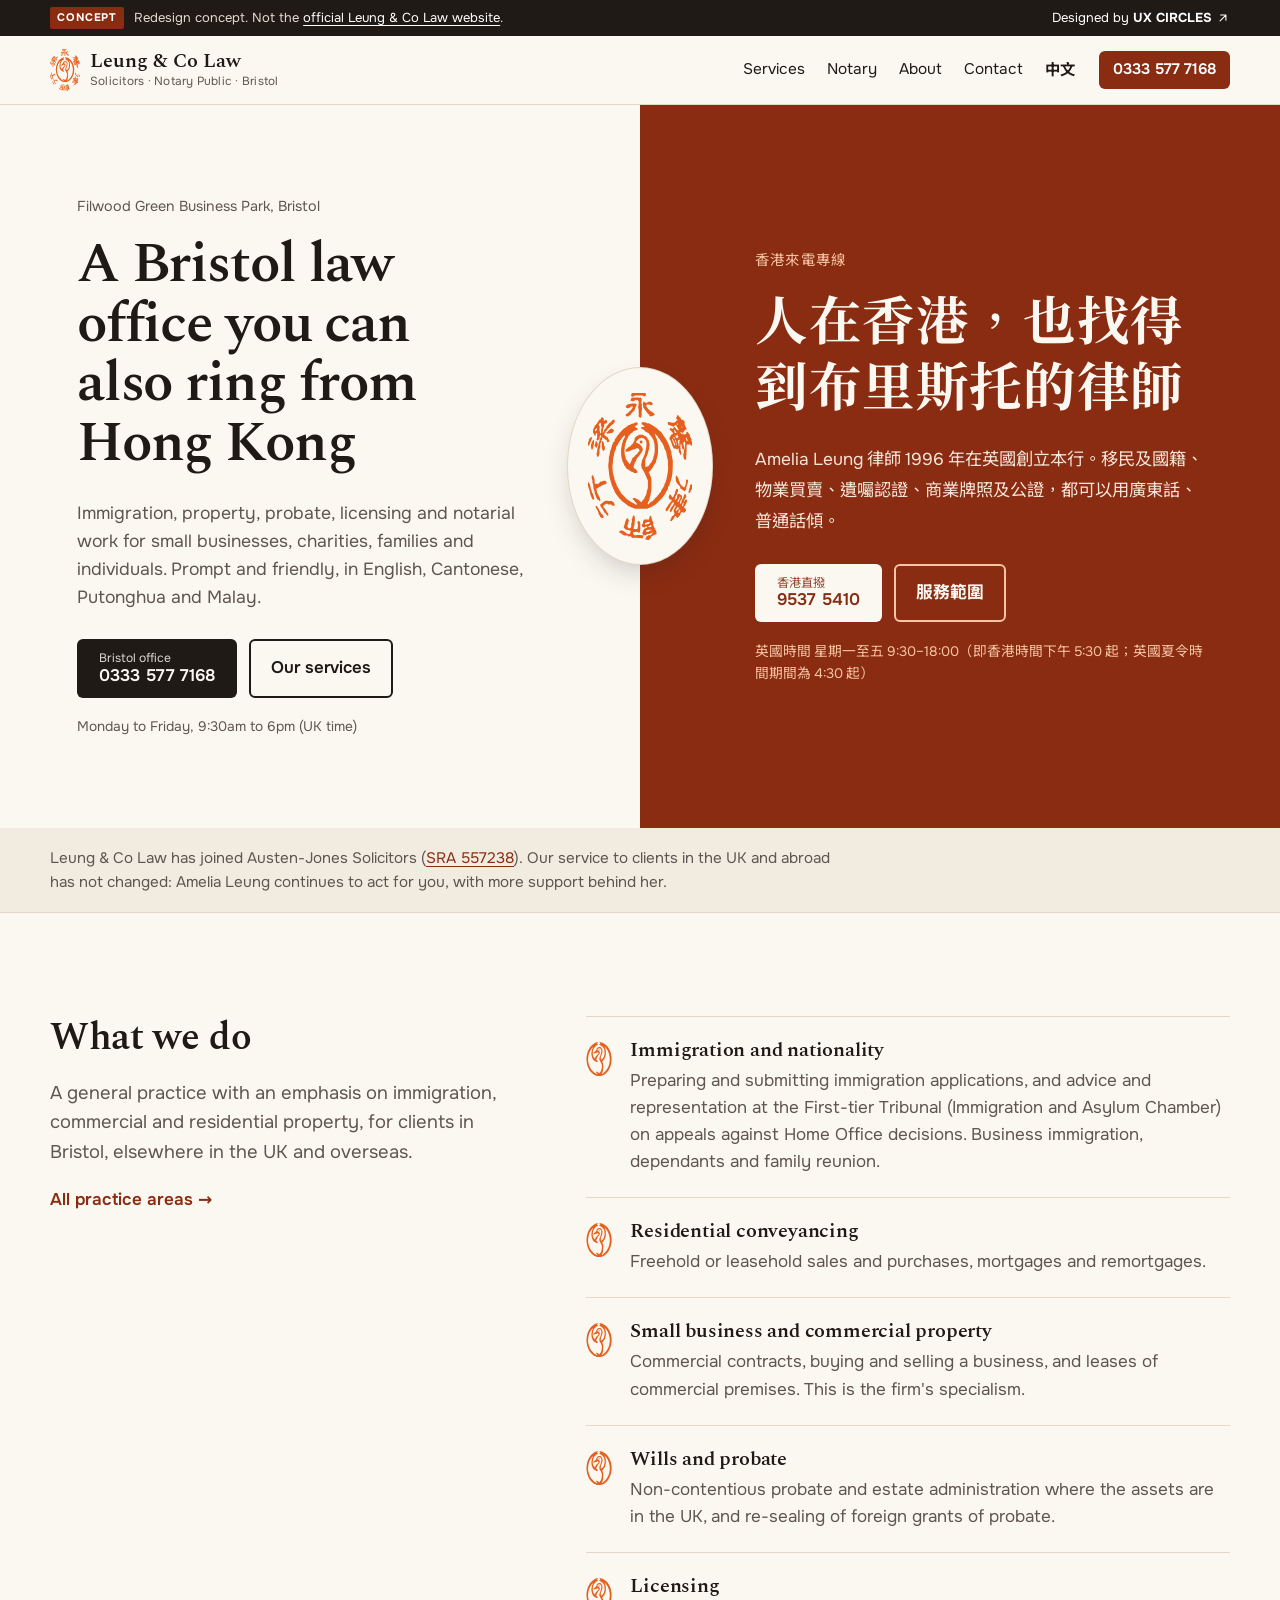
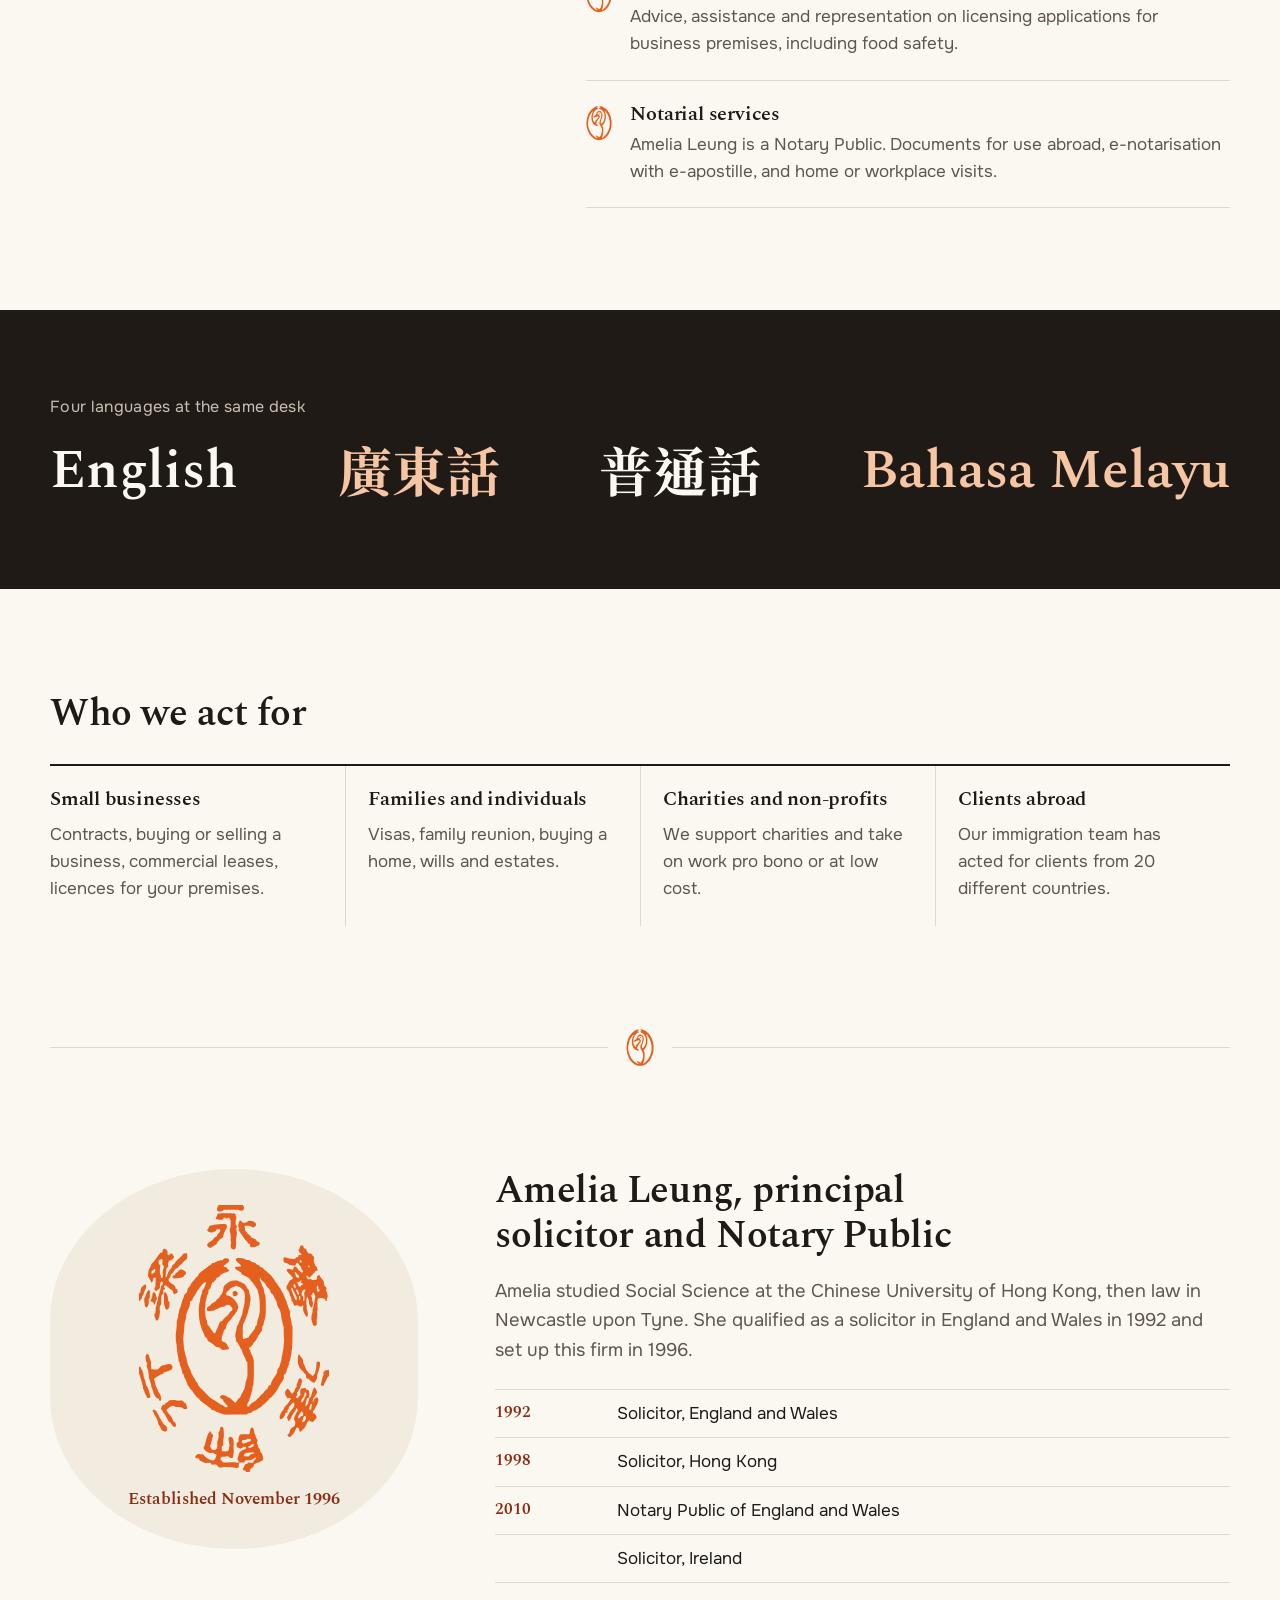
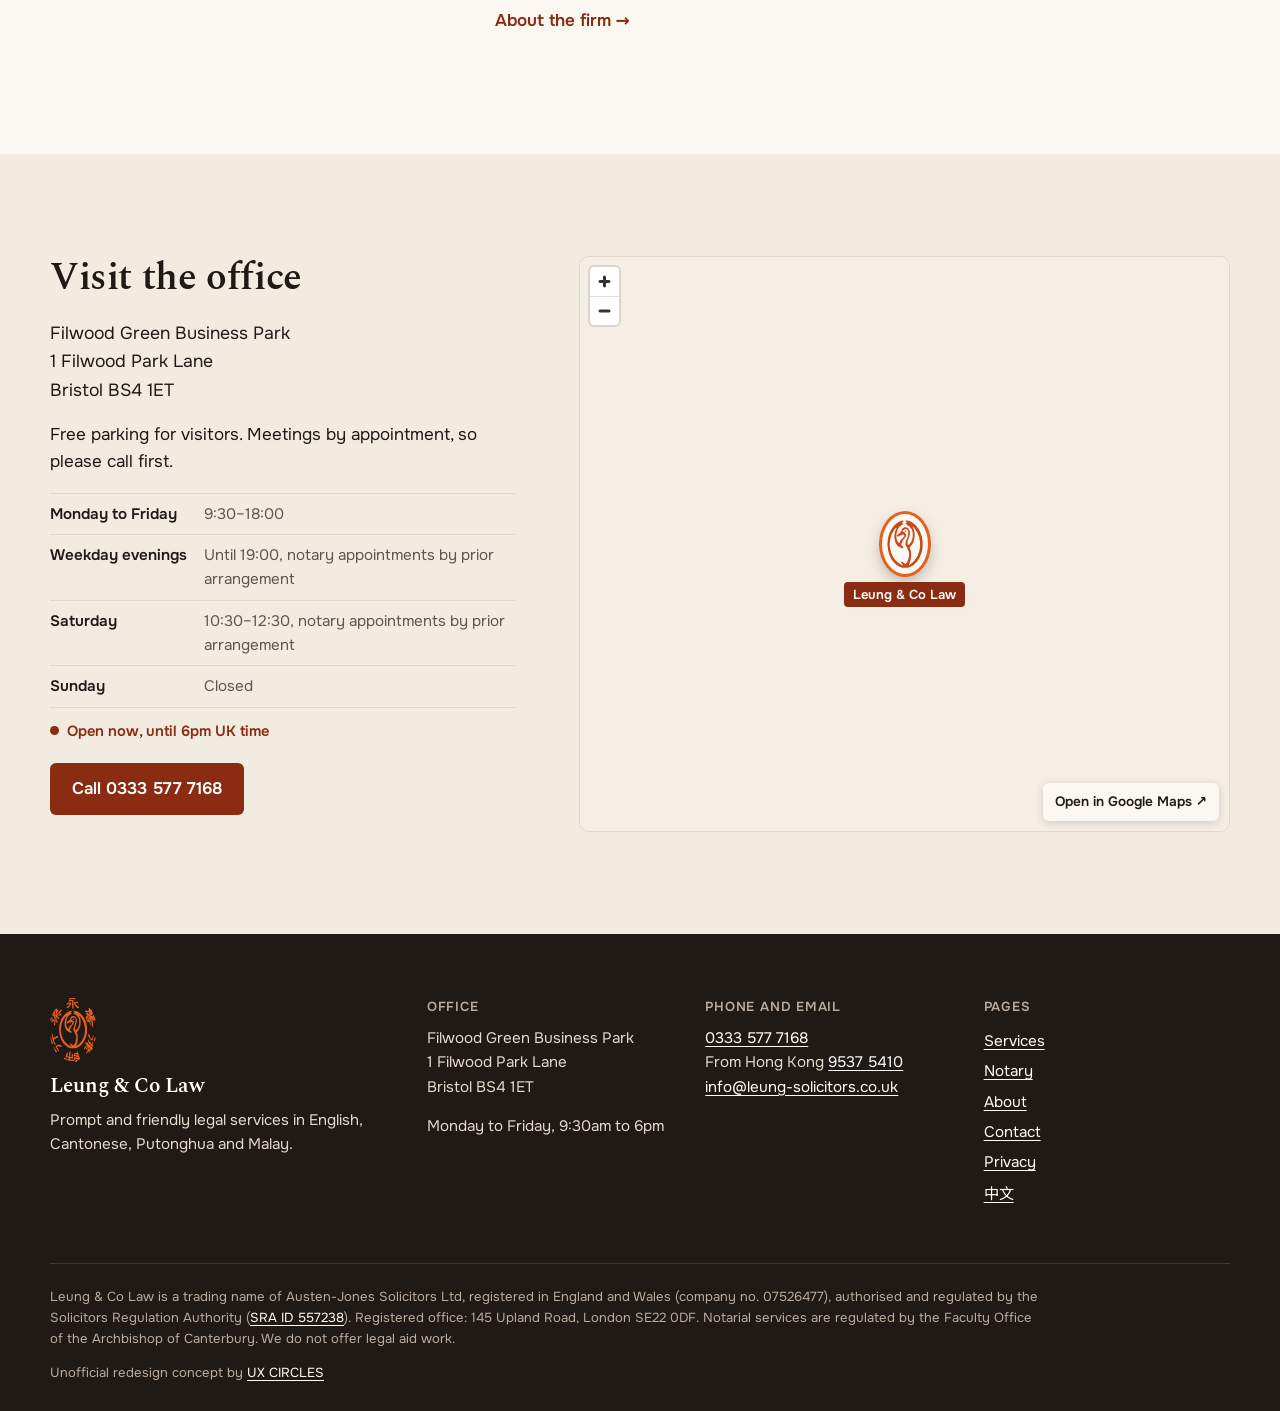
<file: index.html>
<!doctype html>
<html lang="en-GB">
<head>
<meta charset="utf-8">
<meta name="viewport" content="width=device-width, initial-scale=1">
<meta name="robots" content="noindex, nofollow">
<title>Leung &amp; Co Law, solicitors and Notary Public in Bristol</title>
<meta name="description" content="Immigration, property, probate, licensing and notarial services in Bristol, in English, Cantonese, Putonghua and Malay.">
<link rel="alternate" hreflang="en-GB" href="https://uxcircles.github.io/leung-solicitors/">
<link rel="alternate" hreflang="zh-Hant" href="https://uxcircles.github.io/leung-solicitors/zh/">
<link rel="icon" href="assets/img/favicon.svg?v=13" type="image/svg+xml">
<meta name="theme-color" content="#8a2c12">
<link rel="preload" href="assets/fonts/spectral-600.woff2" as="font" type="font/woff2" crossorigin><link rel="preload" href="assets/fonts/onest.woff2" as="font" type="font/woff2" crossorigin>
<link rel="stylesheet" href="assets/site.css?v=13">
</head>
<body class="lang-en page-index">
<a class="skip" href="#main">Skip to content</a>
<div class="concept-bar" role="note">
  <div class="wrap concept-inner">
    <p><span class="concept-tag">Concept</span><span class="concept-long">Redesign concept. Not the <a href="http://leung-solicitors.co.uk/" target="_blank" rel="noopener">official Leung &amp; Co Law website</a>.</span></p>
    <a href="https://ux-circles.com/professionals" target="_blank" rel="noopener"><span class="concept-by">Designed by </span><strong>UX CIRCLES</strong> <svg viewBox="0 0 24 24" aria-hidden="true"><path d="M7 17 17 7M8 7h9v9"/></svg></a>
  </div>
</div>
<header class="site-head">
  <div class="wrap head-row">
    <a class="brand" href="./"><svg class="brand-seal" viewBox="0 0 126 177" aria-hidden="true"><use href="assets/img/seal.svg?v=13#s"/></svg><span class="brand-name">Leung &amp; Co Law<small>Solicitors · Notary Public · Bristol</small></span></a>
    <nav class="nav" id="nav" aria-label="Main">
      <a href="services.html">Services</a><a href="notary.html">Notary</a><a href="about.html">About</a><a href="contact.html">Contact</a>
      <a class="lang-switch" href="zh/" lang="zh-Hant">中文</a>
    </nav>
    <a class="head-call" href="tel:+443335777168">0333 577 7168</a>
    <button class="menu-btn" aria-expanded="false" aria-controls="nav"><span></span><span class="sr">Menu</span></button>
  </div>
</header>
<main id="main">
<div class="hero">
  <div class="hero-grid"><section class="half half-en" lang="en">
    <p class="half-place">Filwood Green Business Park, Bristol</p>
    <h1 class="hero-title">A Bristol law office you can also ring from Hong Kong</h1>
    <p class="hero-sub">Immigration, property, probate, licensing and notarial work for small businesses, charities, families and individuals. Prompt and friendly, in English, Cantonese, Putonghua and Malay.</p>
    <div class="hero-act">
      <a class="btn btn-ink" href="tel:+443335777168"><small>Bristol office</small>0333 577 7168</a>
      <a class="btn btn-line" href="services.html">Our services</a>
    </div>
    <p class="hero-meta">Monday to Friday, 9:30am to 6pm (UK time)</p>
  </section><section class="half half-zh" lang="zh-Hant-HK">
    <p class="half-place">香港來電專線</p>
    <p class="hero-title">人在香港，也找得到布里斯托的律師</p>
    <p class="hero-sub">Amelia Leung 律師 1996 年在英國創立本行。移民及國籍、物業買賣、遺囑認證、商業牌照及公證，都可以用廣東話、普通話傾。</p>
    <div class="hero-act">
      <a class="btn btn-paper" href="tel:+85295375410"><small>香港直撥</small>9537 5410</a>
      <a class="btn btn-line-light" href="zh/services.html">服務範圍</a>
    </div>
    <p class="hero-meta">英國時間 星期一至五 9:30–18:00（即香港時間下午 5:30 起；英國夏令時間期間為 4:30 起）</p>
  </section></div>
  <div class="hero-seam" aria-hidden="true"><span class="seam-disc"><svg class="seam-seal" viewBox="0 0 126 177" aria-hidden="true"><use href="assets/img/seal.svg?v=13#s"/></svg></span></div>
</div>

<section class="reg-strip">
  <div class="wrap">
    <p>Leung &amp; Co Law has joined Austen-Jones Solicitors (<a href="https://www.sra.org.uk/consumers/register/organisation/?sraNumber=557238">SRA 557238</a>). Our service to clients in the UK and abroad has not changed: Amelia Leung continues to act for you, with more support behind her.</p>
  </div>
</section>

<section class="sec">
  <div class="wrap two">
    <div class="two-head">
      <h2>What we do</h2>
      <p class="lede">A general practice with an emphasis on immigration, commercial and residential property, for clients in Bristol, elsewhere in the UK and overseas.</p>
      <p><a class="more" href="services.html">All practice areas →</a></p>
    </div>
    <ul class="svc-list"><li class="svc">
      <svg class="svc-bird" viewBox="0 0 80 106" aria-hidden="true"><use href="assets/img/seal.svg?v=13#b"/></svg>
      <div><h3><a href="services.html#immigration">Immigration and nationality</a></h3><p>Preparing and submitting immigration applications, and advice and representation at the First-tier Tribunal (Immigration and Asylum Chamber) on appeals against Home Office decisions. Business immigration, dependants and family reunion.</p></div>
    </li><li class="svc">
      <svg class="svc-bird" viewBox="0 0 80 106" aria-hidden="true"><use href="assets/img/seal.svg?v=13#b"/></svg>
      <div><h3><a href="services.html#conveyancing">Residential conveyancing</a></h3><p>Freehold or leasehold sales and purchases, mortgages and remortgages.</p></div>
    </li><li class="svc">
      <svg class="svc-bird" viewBox="0 0 80 106" aria-hidden="true"><use href="assets/img/seal.svg?v=13#b"/></svg>
      <div><h3><a href="services.html#business">Small business and commercial property</a></h3><p>Commercial contracts, buying and selling a business, and leases of commercial premises. This is the firm's specialism.</p></div>
    </li><li class="svc">
      <svg class="svc-bird" viewBox="0 0 80 106" aria-hidden="true"><use href="assets/img/seal.svg?v=13#b"/></svg>
      <div><h3><a href="services.html#probate">Wills and probate</a></h3><p>Non-contentious probate and estate administration where the assets are in the UK, and re-sealing of foreign grants of probate.</p></div>
    </li><li class="svc">
      <svg class="svc-bird" viewBox="0 0 80 106" aria-hidden="true"><use href="assets/img/seal.svg?v=13#b"/></svg>
      <div><h3><a href="services.html#licensing">Licensing</a></h3><p>Advice, assistance and representation on licensing applications for business premises, including food safety.</p></div>
    </li><li class="svc">
      <svg class="svc-bird" viewBox="0 0 80 106" aria-hidden="true"><use href="assets/img/seal.svg?v=13#b"/></svg>
      <div><h3><a href="notary.html">Notarial services</a></h3><p>Amelia Leung is a Notary Public. Documents for use abroad, e-notarisation with e-apostille, and home or workplace visits.</p></div>
    </li></ul>
  </div>
</section>

<section class="langs" aria-labelledby="langs-h">
  <div class="wrap">
    <h2 id="langs-h" class="langs-h">Four languages at the same desk</h2>
    <ul class="lang-row">
      <li lang="en">English</li>
      <li lang="zh-Hant-HK">廣東話</li>
      <li lang="zh-Hant">普通話</li>
      <li lang="ms">Bahasa Melayu</li>
    </ul>
  </div>
</section>

<section class="sec">
  <div class="wrap who">
    <h2>Who we act for</h2>
    <div class="who-grid">
      <div><h3>Small businesses</h3><p>Contracts, buying or selling a business, commercial leases, licences for your premises.</p></div>
      <div><h3>Families and individuals</h3><p>Visas, family reunion, buying a home, wills and estates.</p></div>
      <div><h3>Charities and non-profits</h3><p>We support charities and take on work pro bono or at low cost.</p></div>
      <div><h3>Clients abroad</h3><p>Our immigration team has acted for clients from 20 different countries.</p></div>
    </div>
  </div>
</section>

<div class="divider" aria-hidden="true"><span></span><svg class="bird" viewBox="0 0 80 106" aria-hidden="true"><use href="assets/img/seal.svg?v=13#b"/></svg><span></span></div>

<section class="sec">
  <div class="wrap principal">
    <div class="principal-mark"><svg class="principal-seal" viewBox="0 0 126 177" aria-hidden="true"><use href="assets/img/seal.svg?v=13#s"/></svg><p>Established November 1996</p></div>
    <div>
      <h2>Amelia Leung, principal solicitor and Notary Public</h2>
      <p class="lede">Amelia studied Social Science at the Chinese University of Hong Kong, then law in Newcastle upon Tyne. She qualified as a solicitor in England and Wales in 1992 and set up this firm in 1996.</p>
      <ol class="roll">
        <li><span>1992</span>Solicitor, England and Wales</li>
        <li><span>1998</span>Solicitor, Hong Kong</li>
        <li><span>2010</span>Notary Public of England and Wales</li>
        <li><span>&nbsp;</span>Solicitor, Ireland</li>
      </ol>
      <p><a class="more" href="about.html">About the firm →</a></p>
    </div>
  </div>
</section>

<section class="sec visit">
  <div class="wrap visit-grid">
    <div>
      <h2>Visit the office</h2>
      <address>Filwood Green Business Park<br>1 Filwood Park Lane<br>Bristol BS4 1ET</address>
      <p>Free parking for visitors. Meetings by appointment, so please call first.</p>
      <dl class="hours">
  <div><dt>Monday to Friday</dt><dd>9:30–18:00</dd></div>
  <div><dt>Weekday evenings</dt><dd>Until 19:00, notary appointments by prior arrangement</dd></div>
  <div><dt>Saturday</dt><dd>10:30–12:30, notary appointments by prior arrangement</dd></div>
  <div><dt>Sunday</dt><dd>Closed</dd></div>
</dl>
<p class="open-now" data-open-now hidden></p>
      <p class="visit-call"><a class="btn btn-seal" href="tel:+443335777168">Call 0333 577 7168</a></p>
    </div>
    <div class="map" data-map>
  <div class="map-sketch" aria-hidden="true">
    <svg viewBox="0 0 400 300" preserveAspectRatio="xMidYMid slice"><rect width="400" height="300" fill="#efe7da"/>
    <path d="M-10 210 C 90 190 180 205 410 160" stroke="#fff" stroke-width="16" fill="none"/>
    <path d="M150 -10 C 160 90 190 170 205 310" stroke="#fff" stroke-width="10" fill="none"/>
    <rect x="215" y="105" width="70" height="40" rx="4" fill="#e3d8c6"/><rect x="120" y="230" width="60" height="45" rx="4" fill="#dde6cf"/></svg>
  </div>
  <script type="application/json" id="map-data">{"home": [-2.58515, 51.42003], "mark": "assets/img/favicon.svg?v=13", "label": "Leung &amp; Co Law", "routes": []}</script>
  <a class="map-open" href="https://www.google.com/maps/search/?api=1&query=Filwood+Green+Business+Park+1+Filwood+Park+Lane+Bristol+BS4+1ET">Open in Google Maps ↗</a>
  <span class="sr">Filwood Green Business Park, 1 Filwood Park Lane, Bristol BS4 1ET</span>
</div>
  </div>
</section>
</main>
<footer class="site-foot">
  <div class="wrap foot-grid">
    <div class="foot-brand">
      <svg class="foot-seal" viewBox="0 0 126 177" aria-hidden="true"><use href="assets/img/seal.svg?v=13#s"/></svg>
      <p class="foot-name">Leung &amp; Co Law</p>
      <p>Prompt and friendly legal services in English, Cantonese, Putonghua and Malay.</p>
    </div>
    <div>
      <h2 class="foot-h">Office</h2>
      <p>Filwood Green Business Park<br>1 Filwood Park Lane<br>Bristol BS4 1ET</p>
      <p>Monday to Friday, 9:30am to 6pm</p>
    </div>
    <div>
      <h2 class="foot-h">Phone and email</h2>
      <p><a href="tel:+443335777168">0333 577 7168</a><br>
      From Hong Kong <a href="tel:+85295375410">9537 5410</a><br>
      <a href="mailto:info@leung-solicitors.co.uk">info@leung-solicitors.co.uk</a></p>
    </div>
    <div>
      <h2 class="foot-h">Pages</h2>
      <p class="foot-links"><a href="services.html">Services</a><a href="notary.html">Notary</a><a href="about.html">About</a><a href="contact.html">Contact</a><a href="privacy.html">Privacy</a><a href="zh/" lang="zh-Hant">中文</a></p>
    </div>
  </div>
  <div class="wrap foot-legal">
    <p>Leung &amp; Co Law is a trading name of Austen-Jones Solicitors Ltd, registered in England and Wales (company no. 07526477), authorised and regulated by the Solicitors Regulation Authority (<a href="https://www.sra.org.uk/consumers/register/organisation/?sraNumber=557238">SRA ID 557238</a>). Registered office: 145 Upland Road, London SE22 0DF. Notarial services are regulated by the Faculty Office of the Archbishop of Canterbury. We do not offer legal aid work.</p>
    <p class="foot-concept">Unofficial redesign concept by <a href="https://ux-circles.com/professionals" target="_blank" rel="noopener">UX CIRCLES</a></p>
  </div>
</footer>
<nav class="mbar" aria-label="Quick actions">
  <a href="tel:+443335777168"><span class="mb-k">Call</span><span class="mb-v">Bristol</span></a>
  <a href="tel:+85295375410"><span class="mb-k">From HK</span><span class="mb-v">9537 5410</span></a>
  <a href="contact.html#enquiry"><span class="mb-k">Enquire</span><span class="mb-v">Email us</span></a>
</nav>
<script src="assets/site.js?v=13" defer></script>
</body>
</html>
</file>
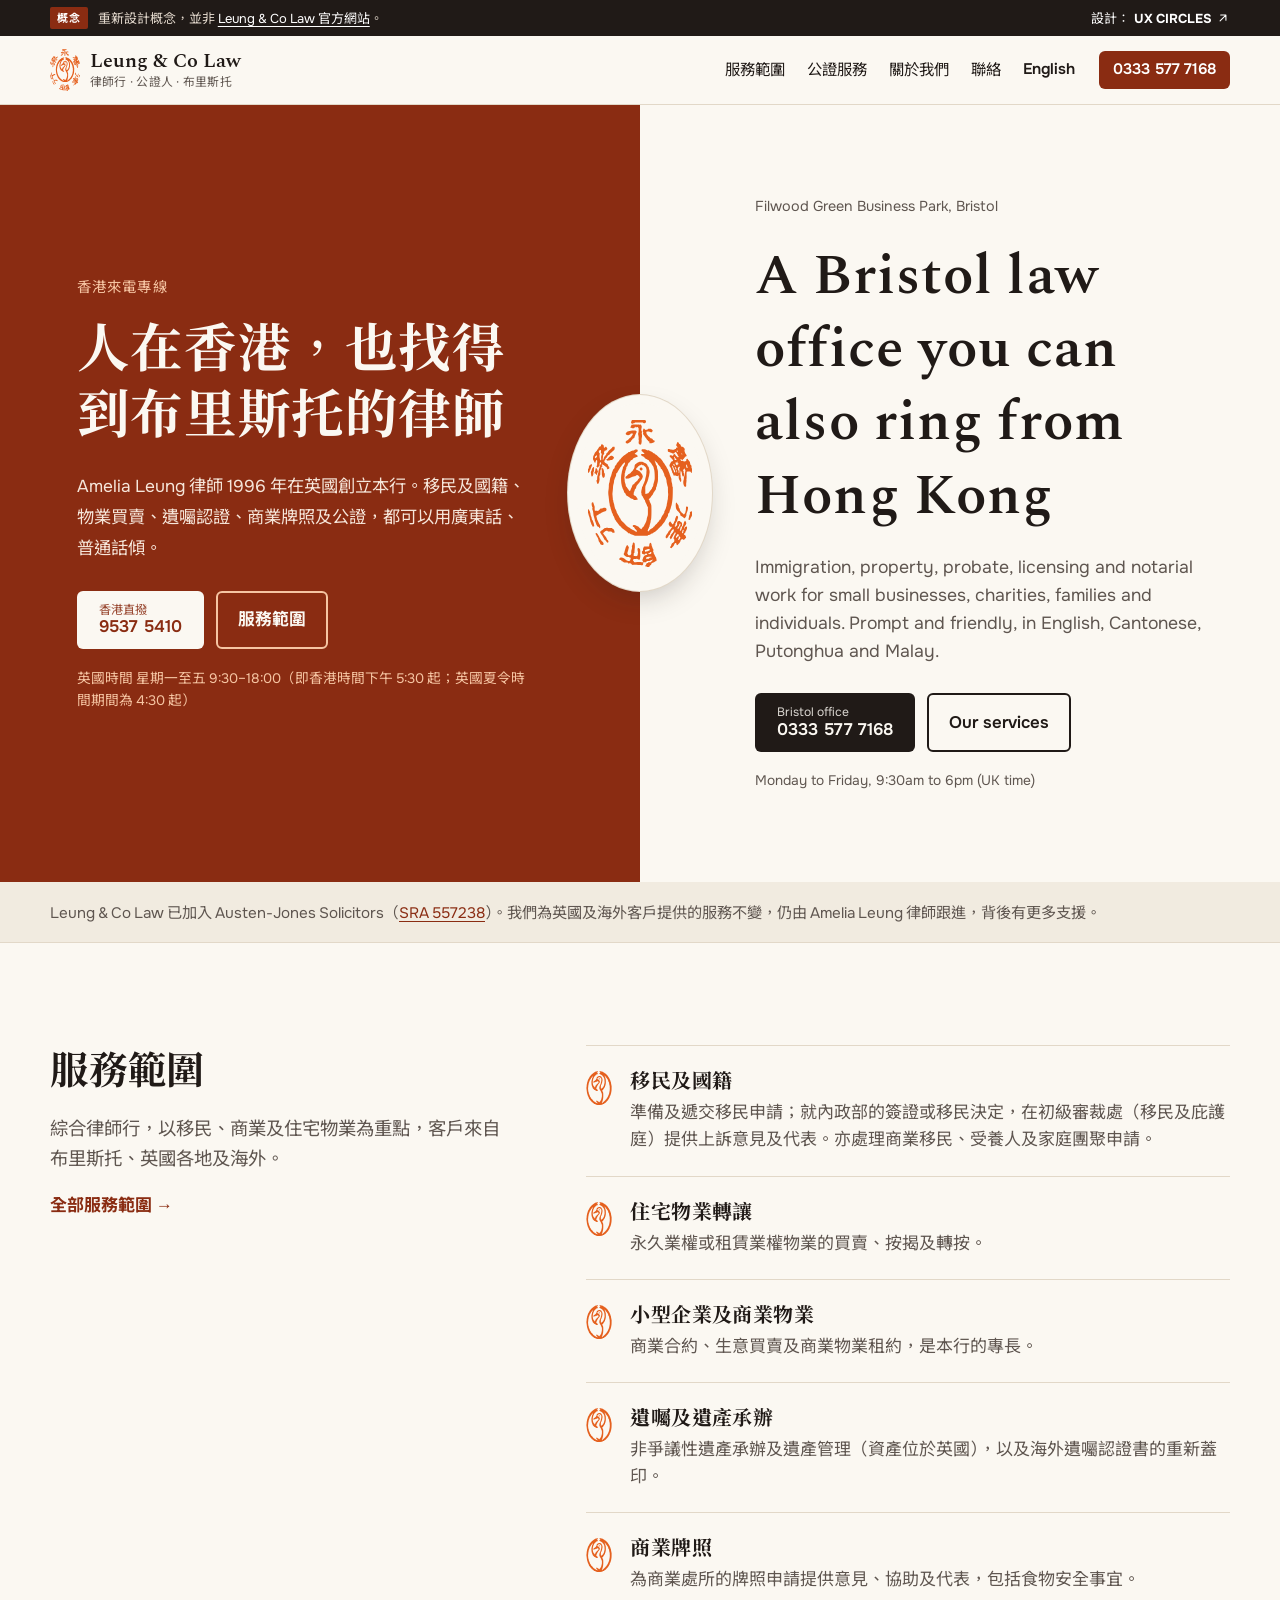
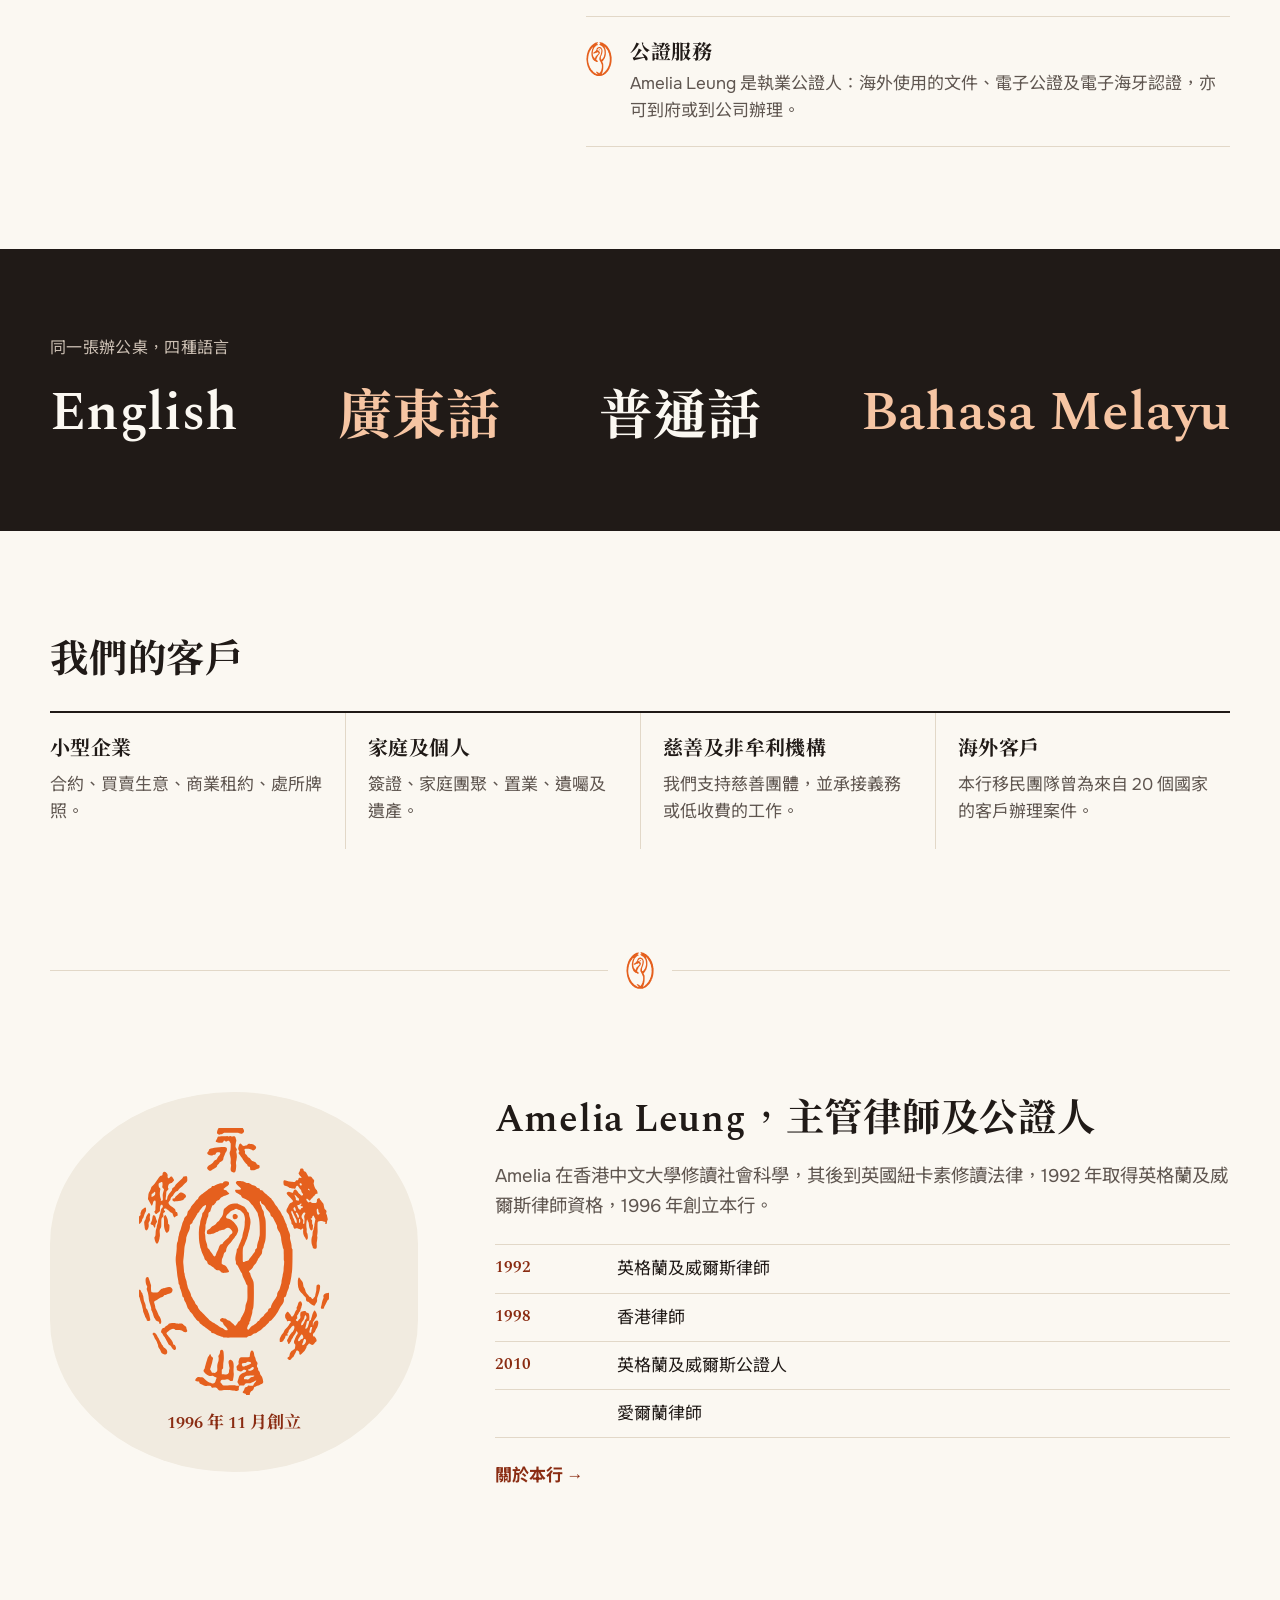
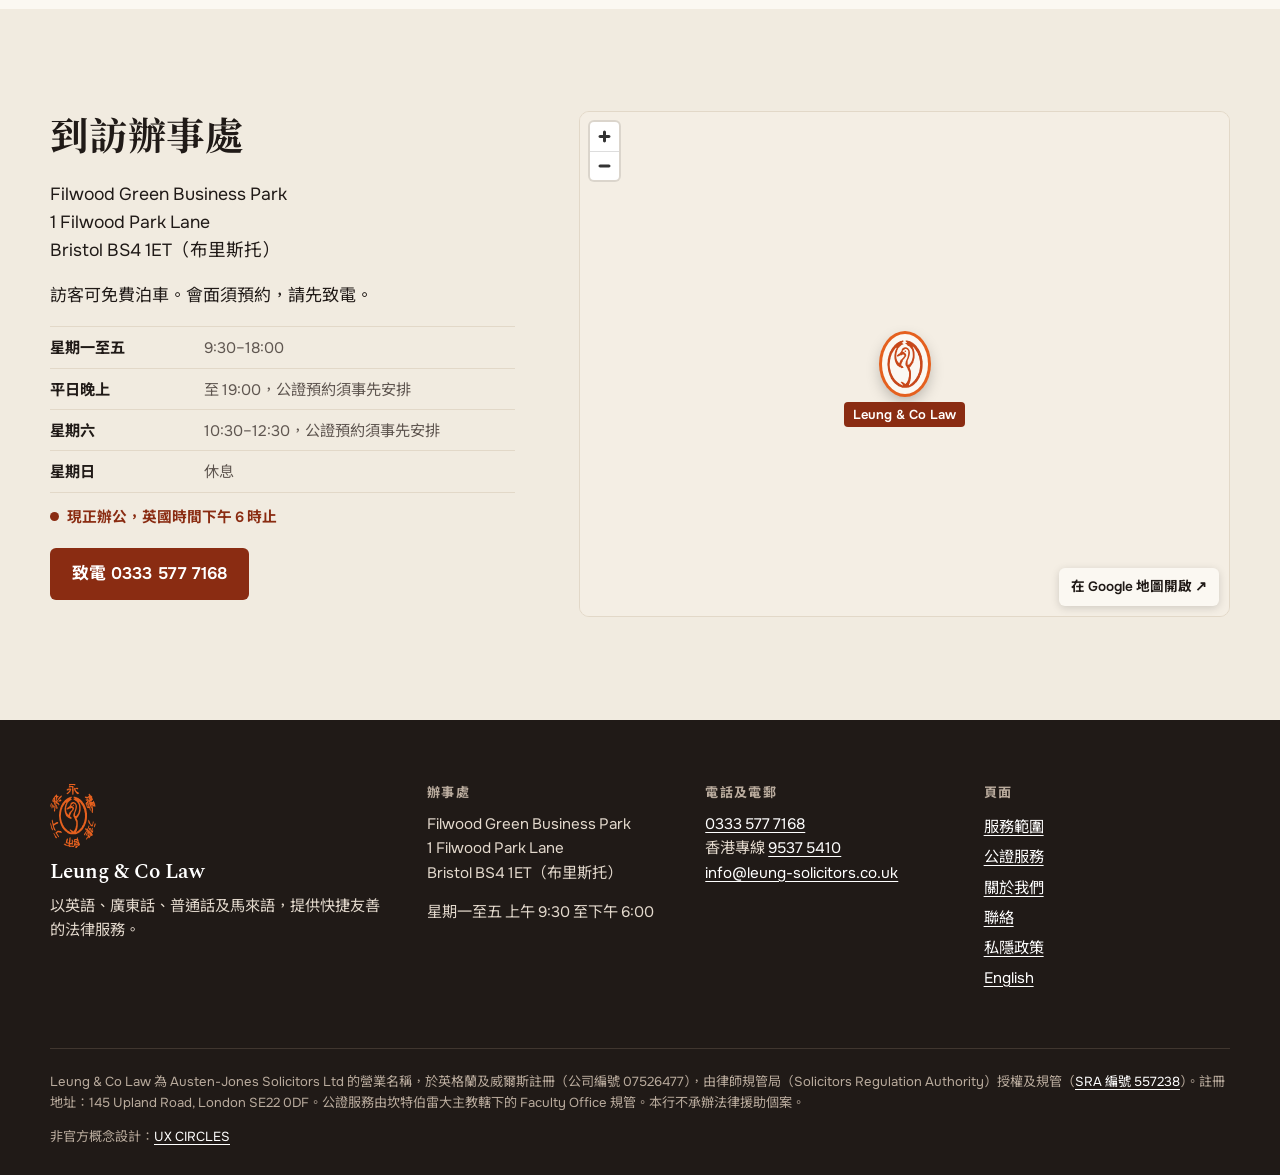
<file: zh/index.html>
<!doctype html>
<html lang="zh-Hant-HK">
<head>
<meta charset="utf-8">
<meta name="viewport" content="width=device-width, initial-scale=1">
<meta name="robots" content="noindex, nofollow">
<title>Leung &amp; Co Law｜布里斯托律師行及公證人</title>
<meta name="description" content="布里斯托律師行：移民、物業、遺產承辦、商業牌照及公證服務，可用廣東話、普通話溝通。">
<link rel="alternate" hreflang="en-GB" href="https://uxcircles.github.io/leung-solicitors/">
<link rel="alternate" hreflang="zh-Hant" href="https://uxcircles.github.io/leung-solicitors/zh/">
<link rel="icon" href="../assets/img/favicon.svg?v=13" type="image/svg+xml">
<meta name="theme-color" content="#8a2c12">
<link rel="preload" href="../assets/fonts/chiron-sung-hk-700.woff2" as="font" type="font/woff2" crossorigin><link rel="preload" href="../assets/fonts/chiron-hei-hk-400.woff2" as="font" type="font/woff2" crossorigin>
<link rel="stylesheet" href="../assets/site.css?v=13">
</head>
<body class="lang-zh page-index">
<a class="skip" href="#main">跳到內容</a>
<div class="concept-bar" role="note">
  <div class="wrap concept-inner">
    <p><span class="concept-tag">概念</span><span class="concept-long">重新設計概念，並非 <a href="http://leung-solicitors.co.uk/" target="_blank" rel="noopener">Leung &amp; Co Law 官方網站</a>。</span></p>
    <a href="https://ux-circles.com/professionals" target="_blank" rel="noopener"><span class="concept-by">設計：</span><strong>UX CIRCLES</strong> <svg viewBox="0 0 24 24" aria-hidden="true"><path d="M7 17 17 7M8 7h9v9"/></svg></a>
  </div>
</div>
<header class="site-head">
  <div class="wrap head-row">
    <a class="brand" href="../zh/"><svg class="brand-seal" viewBox="0 0 126 177" aria-hidden="true"><use href="../assets/img/seal.svg?v=13#s"/></svg><span class="brand-name">Leung &amp; Co Law<small>律師行 · 公證人 · 布里斯托</small></span></a>
    <nav class="nav" id="nav" aria-label="主選單">
      <a href="../zh/services.html">服務範圍</a><a href="../zh/notary.html">公證服務</a><a href="../zh/about.html">關於我們</a><a href="../zh/contact.html">聯絡</a>
      <a class="lang-switch" href="../" lang="en">English</a>
    </nav>
    <a class="head-call" href="tel:+443335777168">0333 577 7168</a>
    <button class="menu-btn" aria-expanded="false" aria-controls="nav"><span></span><span class="sr">選單</span></button>
  </div>
</header>
<main id="main">
<div class="hero">
  <div class="hero-grid"><section class="half half-zh" lang="zh-Hant-HK">
    <p class="half-place">香港來電專線</p>
    <h1 class="hero-title">人在香港，也找得到布里斯托的律師</h1>
    <p class="hero-sub">Amelia Leung 律師 1996 年在英國創立本行。移民及國籍、物業買賣、遺囑認證、商業牌照及公證，都可以用廣東話、普通話傾。</p>
    <div class="hero-act">
      <a class="btn btn-paper" href="tel:+85295375410"><small>香港直撥</small>9537 5410</a>
      <a class="btn btn-line-light" href="../services.html">服務範圍</a>
    </div>
    <p class="hero-meta">英國時間 星期一至五 9:30–18:00（即香港時間下午 5:30 起；英國夏令時間期間為 4:30 起）</p>
  </section><section class="half half-en" lang="en">
    <p class="half-place">Filwood Green Business Park, Bristol</p>
    <p class="hero-title">A Bristol law office you can also ring from Hong Kong</p>
    <p class="hero-sub">Immigration, property, probate, licensing and notarial work for small businesses, charities, families and individuals. Prompt and friendly, in English, Cantonese, Putonghua and Malay.</p>
    <div class="hero-act">
      <a class="btn btn-ink" href="tel:+443335777168"><small>Bristol office</small>0333 577 7168</a>
      <a class="btn btn-line" href="../services.html">Our services</a>
    </div>
    <p class="hero-meta">Monday to Friday, 9:30am to 6pm (UK time)</p>
  </section></div>
  <div class="hero-seam" aria-hidden="true"><span class="seam-disc"><svg class="seam-seal" viewBox="0 0 126 177" aria-hidden="true"><use href="../assets/img/seal.svg?v=13#s"/></svg></span></div>
</div>

<section class="reg-strip">
  <div class="wrap">
    <p>Leung &amp; Co Law 已加入 Austen-Jones Solicitors（<a href="https://www.sra.org.uk/consumers/register/organisation/?sraNumber=557238">SRA 557238</a>）。我們為英國及海外客戶提供的服務不變，仍由 Amelia Leung 律師跟進，背後有更多支援。</p>
  </div>
</section>

<section class="sec">
  <div class="wrap two">
    <div class="two-head">
      <h2>服務範圍</h2>
      <p class="lede">綜合律師行，以移民、商業及住宅物業為重點，客戶來自布里斯托、英國各地及海外。</p>
      <p><a class="more" href="../zh/services.html">全部服務範圍 →</a></p>
    </div>
    <ul class="svc-list"><li class="svc">
      <svg class="svc-bird" viewBox="0 0 80 106" aria-hidden="true"><use href="../assets/img/seal.svg?v=13#b"/></svg>
      <div><h3><a href="../zh/services.html#immigration">移民及國籍</a></h3><p>準備及遞交移民申請；就內政部的簽證或移民決定，在初級審裁處（移民及庇護庭）提供上訴意見及代表。亦處理商業移民、受養人及家庭團聚申請。</p></div>
    </li><li class="svc">
      <svg class="svc-bird" viewBox="0 0 80 106" aria-hidden="true"><use href="../assets/img/seal.svg?v=13#b"/></svg>
      <div><h3><a href="../zh/services.html#conveyancing">住宅物業轉讓</a></h3><p>永久業權或租賃業權物業的買賣、按揭及轉按。</p></div>
    </li><li class="svc">
      <svg class="svc-bird" viewBox="0 0 80 106" aria-hidden="true"><use href="../assets/img/seal.svg?v=13#b"/></svg>
      <div><h3><a href="../zh/services.html#business">小型企業及商業物業</a></h3><p>商業合約、生意買賣及商業物業租約，是本行的專長。</p></div>
    </li><li class="svc">
      <svg class="svc-bird" viewBox="0 0 80 106" aria-hidden="true"><use href="../assets/img/seal.svg?v=13#b"/></svg>
      <div><h3><a href="../zh/services.html#probate">遺囑及遺產承辦</a></h3><p>非爭議性遺產承辦及遺產管理（資產位於英國），以及海外遺囑認證書的重新蓋印。</p></div>
    </li><li class="svc">
      <svg class="svc-bird" viewBox="0 0 80 106" aria-hidden="true"><use href="../assets/img/seal.svg?v=13#b"/></svg>
      <div><h3><a href="../zh/services.html#licensing">商業牌照</a></h3><p>為商業處所的牌照申請提供意見、協助及代表，包括食物安全事宜。</p></div>
    </li><li class="svc">
      <svg class="svc-bird" viewBox="0 0 80 106" aria-hidden="true"><use href="../assets/img/seal.svg?v=13#b"/></svg>
      <div><h3><a href="../zh/notary.html">公證服務</a></h3><p>Amelia Leung 是執業公證人：海外使用的文件、電子公證及電子海牙認證，亦可到府或到公司辦理。</p></div>
    </li></ul>
  </div>
</section>

<section class="langs" aria-labelledby="langs-h">
  <div class="wrap">
    <h2 id="langs-h" class="langs-h">同一張辦公桌，四種語言</h2>
    <ul class="lang-row">
      <li lang="en">English</li>
      <li lang="zh-Hant-HK">廣東話</li>
      <li lang="zh-Hant">普通話</li>
      <li lang="ms">Bahasa Melayu</li>
    </ul>
  </div>
</section>

<section class="sec">
  <div class="wrap who">
    <h2>我們的客戶</h2>
    <div class="who-grid">
      <div><h3>小型企業</h3><p>合約、買賣生意、商業租約、處所牌照。</p></div>
      <div><h3>家庭及個人</h3><p>簽證、家庭團聚、置業、遺囑及遺產。</p></div>
      <div><h3>慈善及非牟利機構</h3><p>我們支持慈善團體，並承接義務或低收費的工作。</p></div>
      <div><h3>海外客戶</h3><p>本行移民團隊曾為來自 20 個國家的客戶辦理案件。</p></div>
    </div>
  </div>
</section>

<div class="divider" aria-hidden="true"><span></span><svg class="bird" viewBox="0 0 80 106" aria-hidden="true"><use href="../assets/img/seal.svg?v=13#b"/></svg><span></span></div>

<section class="sec">
  <div class="wrap principal">
    <div class="principal-mark"><svg class="principal-seal" viewBox="0 0 126 177" aria-hidden="true"><use href="../assets/img/seal.svg?v=13#s"/></svg><p>1996 年 11 月創立</p></div>
    <div>
      <h2>Amelia Leung，主管律師及公證人</h2>
      <p class="lede">Amelia 在香港中文大學修讀社會科學，其後到英國紐卡素修讀法律，1992 年取得英格蘭及威爾斯律師資格，1996 年創立本行。</p>
      <ol class="roll">
        <li><span>1992</span>英格蘭及威爾斯律師</li>
        <li><span>1998</span>香港律師</li>
        <li><span>2010</span>英格蘭及威爾斯公證人</li>
        <li><span>&nbsp;</span>愛爾蘭律師</li>
      </ol>
      <p><a class="more" href="../zh/about.html">關於本行 →</a></p>
    </div>
  </div>
</section>

<section class="sec visit">
  <div class="wrap visit-grid">
    <div>
      <h2>到訪辦事處</h2>
      <address>Filwood Green Business Park<br>1 Filwood Park Lane<br>Bristol BS4 1ET（布里斯托）</address>
      <p>訪客可免費泊車。會面須預約，請先致電。</p>
      <dl class="hours">
  <div><dt>星期一至五</dt><dd>9:30–18:00</dd></div>
  <div><dt>平日晚上</dt><dd>至 19:00，公證預約須事先安排</dd></div>
  <div><dt>星期六</dt><dd>10:30–12:30，公證預約須事先安排</dd></div>
  <div><dt>星期日</dt><dd>休息</dd></div>
</dl>
<p class="open-now" data-open-now hidden></p>
      <p class="visit-call"><a class="btn btn-seal" href="tel:+443335777168">致電 0333 577 7168</a></p>
    </div>
    <div class="map" data-map>
  <div class="map-sketch" aria-hidden="true">
    <svg viewBox="0 0 400 300" preserveAspectRatio="xMidYMid slice"><rect width="400" height="300" fill="#efe7da"/>
    <path d="M-10 210 C 90 190 180 205 410 160" stroke="#fff" stroke-width="16" fill="none"/>
    <path d="M150 -10 C 160 90 190 170 205 310" stroke="#fff" stroke-width="10" fill="none"/>
    <rect x="215" y="105" width="70" height="40" rx="4" fill="#e3d8c6"/><rect x="120" y="230" width="60" height="45" rx="4" fill="#dde6cf"/></svg>
  </div>
  <script type="application/json" id="map-data">{"home": [-2.58515, 51.42003], "mark": "../assets/img/favicon.svg?v=13", "label": "Leung &amp; Co Law", "routes": []}</script>
  <a class="map-open" href="https://www.google.com/maps/search/?api=1&query=Filwood+Green+Business+Park+1+Filwood+Park+Lane+Bristol+BS4+1ET">在 Google 地圖開啟 ↗</a>
  <span class="sr">Filwood Green Business Park, 1 Filwood Park Lane, Bristol BS4 1ET（布里斯托）</span>
</div>
  </div>
</section>
</main>
<footer class="site-foot">
  <div class="wrap foot-grid">
    <div class="foot-brand">
      <svg class="foot-seal" viewBox="0 0 126 177" aria-hidden="true"><use href="../assets/img/seal.svg?v=13#s"/></svg>
      <p class="foot-name">Leung &amp; Co Law</p>
      <p>以英語、廣東話、普通話及馬來語，提供快捷友善的法律服務。</p>
    </div>
    <div>
      <h2 class="foot-h">辦事處</h2>
      <p>Filwood Green Business Park<br>1 Filwood Park Lane<br>Bristol BS4 1ET（布里斯托）</p>
      <p>星期一至五 上午 9:30 至下午 6:00</p>
    </div>
    <div>
      <h2 class="foot-h">電話及電郵</h2>
      <p><a href="tel:+443335777168">0333 577 7168</a><br>
      香港專線 <a href="tel:+85295375410">9537 5410</a><br>
      <a href="mailto:info@leung-solicitors.co.uk">info@leung-solicitors.co.uk</a></p>
    </div>
    <div>
      <h2 class="foot-h">頁面</h2>
      <p class="foot-links"><a href="../zh/services.html">服務範圍</a><a href="../zh/notary.html">公證服務</a><a href="../zh/about.html">關於我們</a><a href="../zh/contact.html">聯絡</a><a href="../zh/privacy.html">私隱政策</a><a href="../" lang="en">English</a></p>
    </div>
  </div>
  <div class="wrap foot-legal">
    <p>Leung &amp; Co Law 為 Austen-Jones Solicitors Ltd 的營業名稱，於英格蘭及威爾斯註冊（公司編號 07526477），由律師規管局（Solicitors Regulation Authority）授權及規管（<a href="https://www.sra.org.uk/consumers/register/organisation/?sraNumber=557238">SRA 編號 557238</a>）。註冊地址：145 Upland Road, London SE22 0DF。公證服務由坎特伯雷大主教轄下的 Faculty Office 規管。本行不承辦法律援助個案。</p>
    <p class="foot-concept">非官方概念設計：<a href="https://ux-circles.com/professionals" target="_blank" rel="noopener">UX CIRCLES</a></p>
  </div>
</footer>
<nav class="mbar" aria-label="快速聯絡">
  <a href="tel:+443335777168"><span class="mb-k">致電</span><span class="mb-v">Bristol</span></a>
  <a href="tel:+85295375410"><span class="mb-k">香港專線</span><span class="mb-v">9537 5410</span></a>
  <a href="../zh/contact.html#enquiry"><span class="mb-k">查詢</span><span class="mb-v">電郵</span></a>
</nav>
<script src="../assets/site.js?v=13" defer></script>
</body>
</html>
</file>
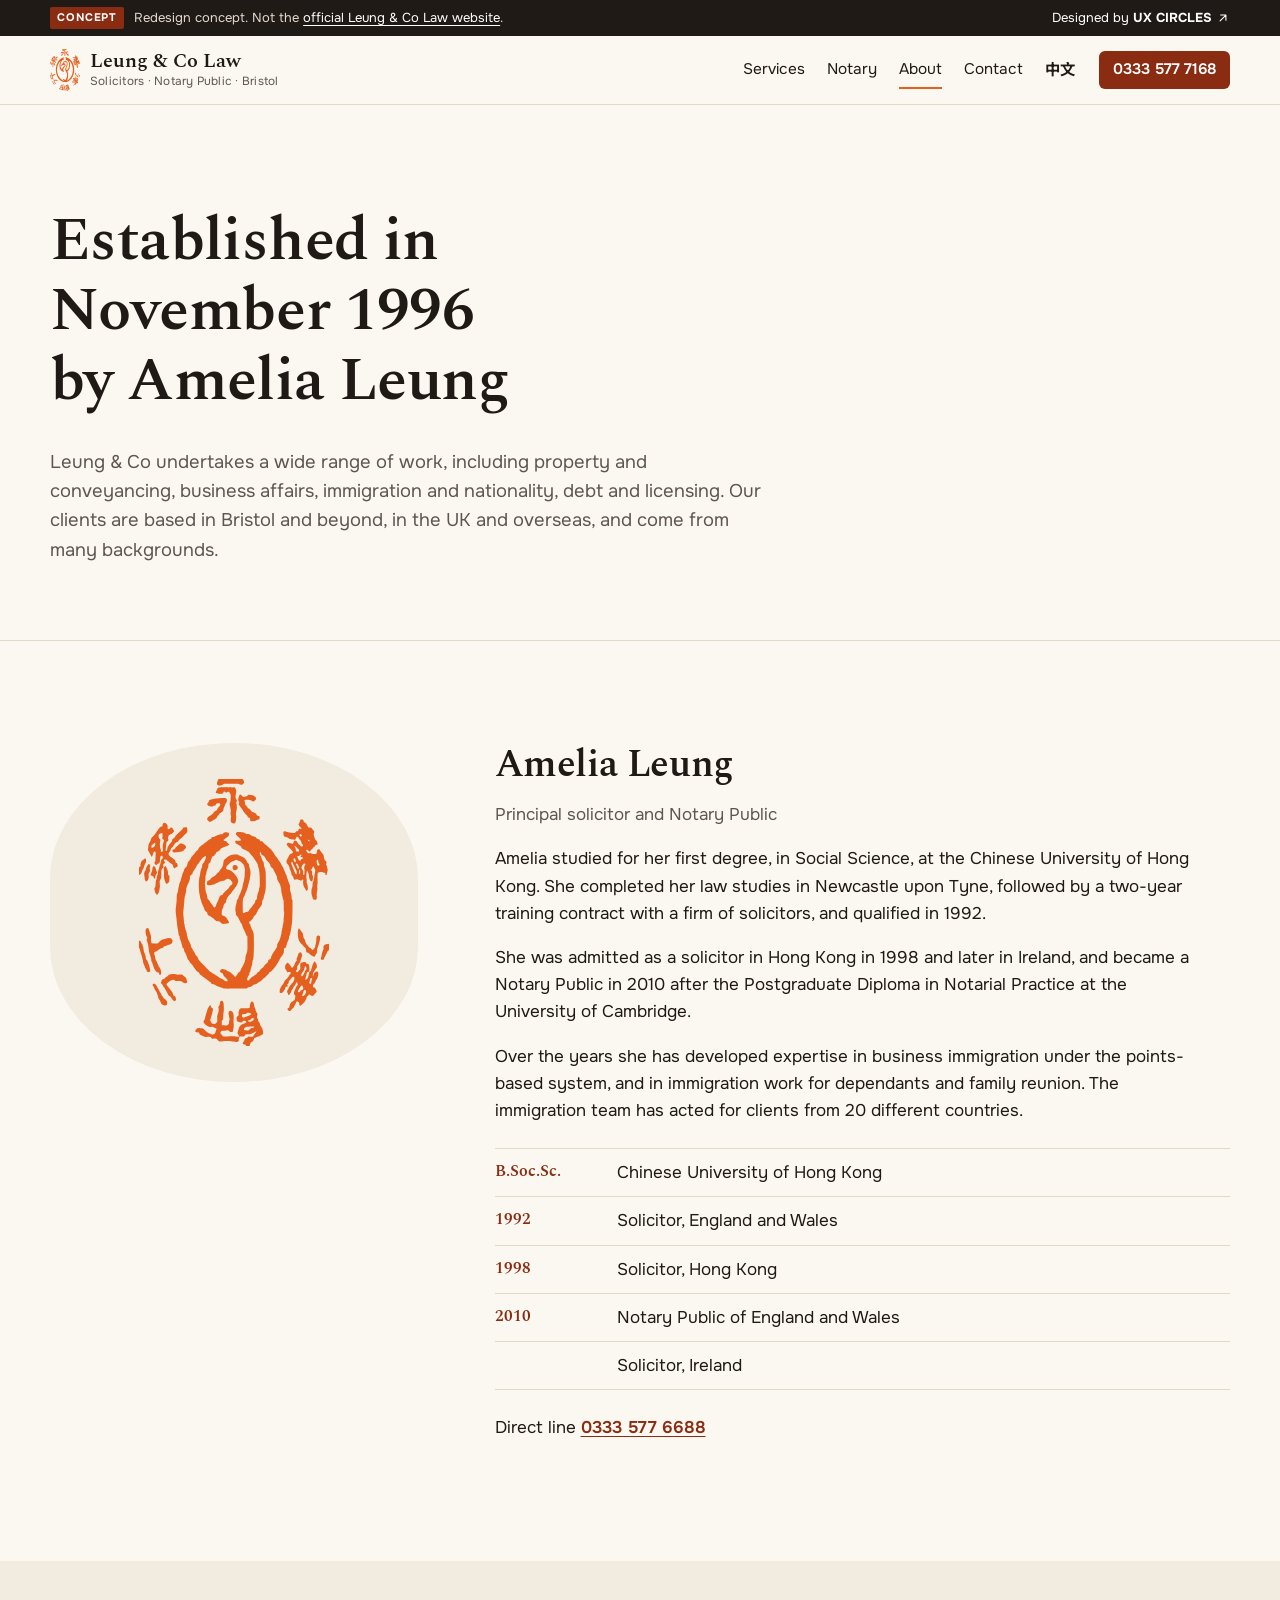
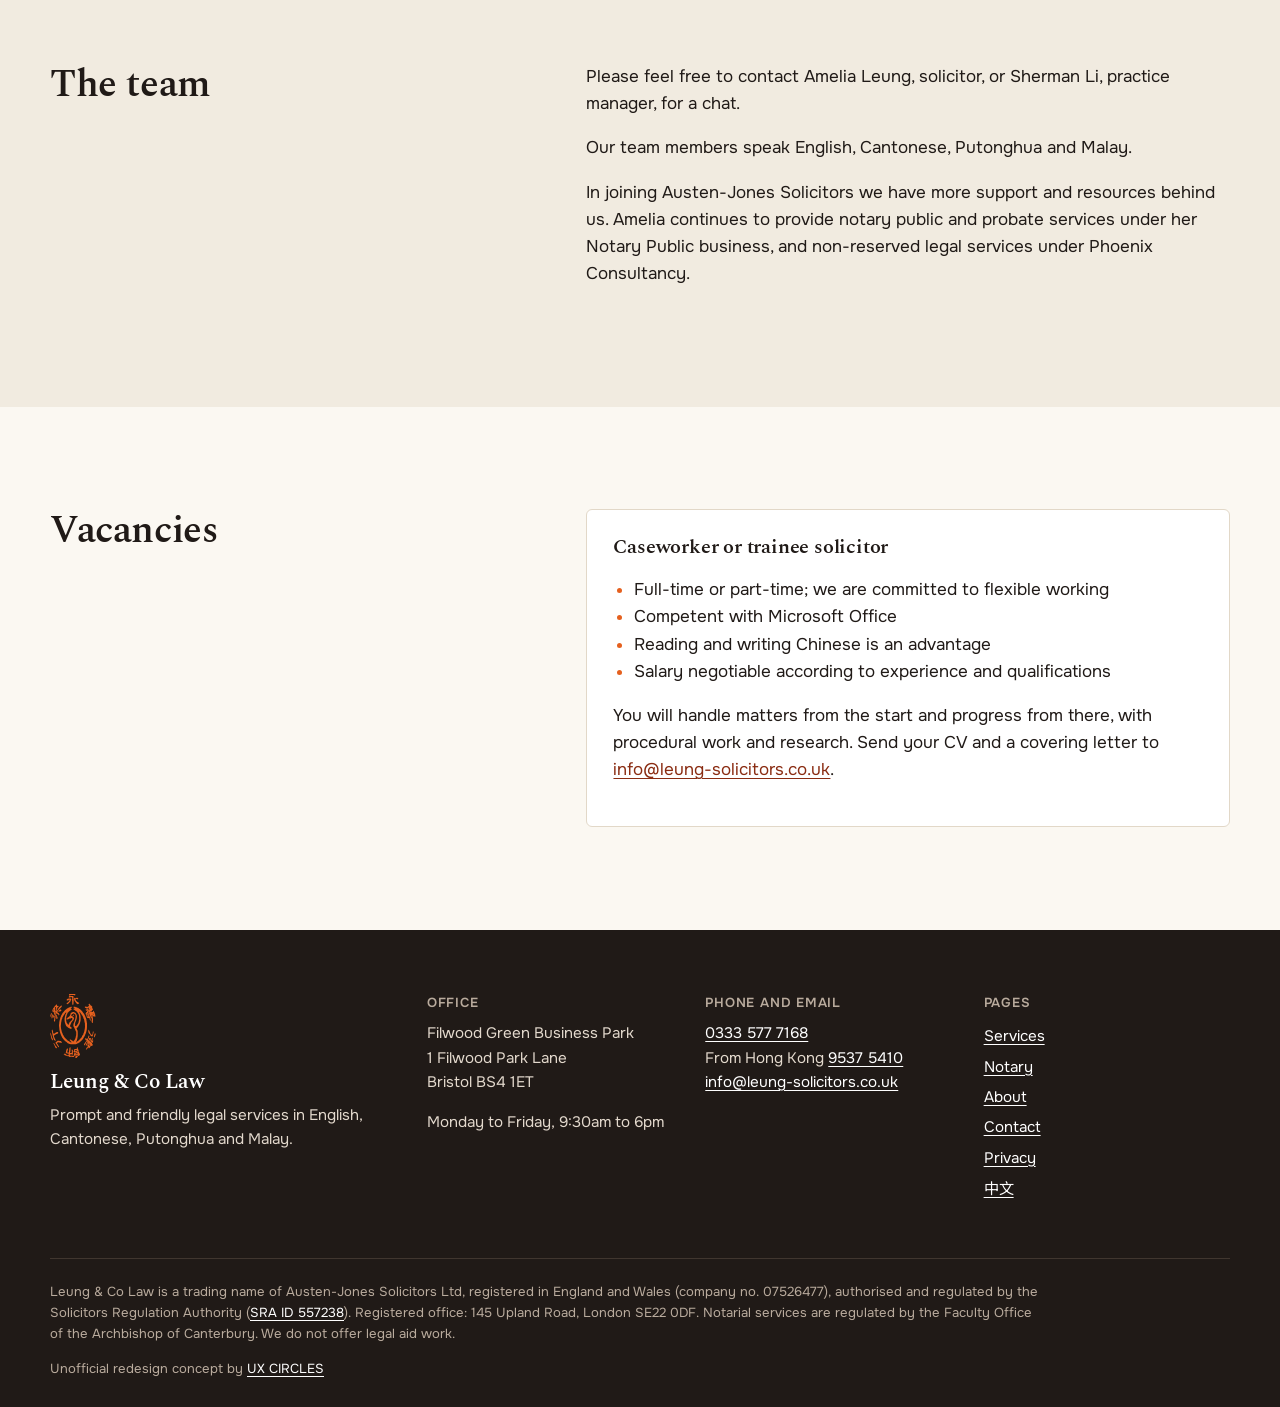
<file: about.html>
<!doctype html>
<html lang="en-GB">
<head>
<meta charset="utf-8">
<meta name="viewport" content="width=device-width, initial-scale=1">
<meta name="robots" content="noindex, nofollow">
<title>About the firm | Leung &amp; Co Law</title>
<meta name="description" content="Established in Bristol in 1996 by Amelia Leung.">
<link rel="alternate" hreflang="en-GB" href="https://uxcircles.github.io/leung-solicitors/about.html">
<link rel="alternate" hreflang="zh-Hant" href="https://uxcircles.github.io/leung-solicitors/zh/about.html">
<link rel="icon" href="assets/img/favicon.svg?v=13" type="image/svg+xml">
<meta name="theme-color" content="#8a2c12">
<link rel="preload" href="assets/fonts/spectral-600.woff2" as="font" type="font/woff2" crossorigin><link rel="preload" href="assets/fonts/onest.woff2" as="font" type="font/woff2" crossorigin>
<link rel="stylesheet" href="assets/site.css?v=13">
</head>
<body class="lang-en page-about">
<a class="skip" href="#main">Skip to content</a>
<div class="concept-bar" role="note">
  <div class="wrap concept-inner">
    <p><span class="concept-tag">Concept</span><span class="concept-long">Redesign concept. Not the <a href="http://leung-solicitors.co.uk/" target="_blank" rel="noopener">official Leung &amp; Co Law website</a>.</span></p>
    <a href="https://ux-circles.com/professionals" target="_blank" rel="noopener"><span class="concept-by">Designed by </span><strong>UX CIRCLES</strong> <svg viewBox="0 0 24 24" aria-hidden="true"><path d="M7 17 17 7M8 7h9v9"/></svg></a>
  </div>
</div>
<header class="site-head">
  <div class="wrap head-row">
    <a class="brand" href="./"><svg class="brand-seal" viewBox="0 0 126 177" aria-hidden="true"><use href="assets/img/seal.svg?v=13#s"/></svg><span class="brand-name">Leung &amp; Co Law<small>Solicitors · Notary Public · Bristol</small></span></a>
    <nav class="nav" id="nav" aria-label="Main">
      <a href="services.html">Services</a><a href="notary.html">Notary</a><a href="about.html" aria-current="page">About</a><a href="contact.html">Contact</a>
      <a class="lang-switch" href="zh/about.html" lang="zh-Hant">中文</a>
    </nav>
    <a class="head-call" href="tel:+443335777168">0333 577 7168</a>
    <button class="menu-btn" aria-expanded="false" aria-controls="nav"><span></span><span class="sr">Menu</span></button>
  </div>
</header>
<main id="main">
<div class="page-head">
  <div class="wrap">
    <h1>Established in November 1996 by Amelia Leung</h1>
    <p class="lede">Leung &amp; Co undertakes a wide range of work, including property and conveyancing, business affairs, immigration and nationality, debt and licensing. Our clients are based in Bristol and beyond, in the UK and overseas, and come from many backgrounds.</p>
  </div>
</div>

<section class="sec">
  <div class="wrap principal">
    <div class="principal-mark"><svg class="principal-seal" viewBox="0 0 126 177" aria-hidden="true"><use href="assets/img/seal.svg?v=13#s"/></svg></div>
    <div>
      <h2>Amelia Leung</h2>
      <p class="role">Principal solicitor and Notary Public</p>
      <div class="prose">
        <p>Amelia studied for her first degree, in Social Science, at the Chinese University of Hong Kong. She completed her law studies in Newcastle upon Tyne, followed by a two-year training contract with a firm of solicitors, and qualified in 1992.</p>
        <p>She was admitted as a solicitor in Hong Kong in 1998 and later in Ireland, and became a Notary Public in 2010 after the Postgraduate Diploma in Notarial Practice at the University of Cambridge.</p>
        <p>Over the years she has developed expertise in business immigration under the points-based system, and in immigration work for dependants and family reunion. The immigration team has acted for clients from 20 different countries.</p>
      </div>
      <ol class="roll">
        <li><span>B.Soc.Sc.</span>Chinese University of Hong Kong</li>
        <li><span>1992</span>Solicitor, England and Wales</li>
        <li><span>1998</span>Solicitor, Hong Kong</li>
        <li><span>2010</span>Notary Public of England and Wales</li>
        <li><span>&nbsp;</span>Solicitor, Ireland</li>
      </ol>
      <p class="direct">Direct line <a href="tel:+443335776688">0333 577 6688</a></p>
    </div>
  </div>
</section>

<section class="sec sec-tint">
  <div class="wrap two">
    <div class="two-head"><h2>The team</h2></div>
    <div class="prose">
      <p>Please feel free to contact Amelia Leung, solicitor, or Sherman Li, practice manager, for a chat.</p>
      <p>Our team members speak English, Cantonese, Putonghua and Malay.</p>
      <p>In joining Austen-Jones Solicitors we have more support and resources behind us. Amelia continues to provide notary public and probate services under her Notary Public business, and non-reserved legal services under Phoenix Consultancy.</p>
    </div>
  </div>
</section>

<section class="sec" id="vacancies">
  <div class="wrap two">
    <div class="two-head"><h2>Vacancies</h2></div>
    <div class="job">
      <h3>Caseworker or trainee solicitor</h3>
      <ul>
        <li>Full-time or part-time; we are committed to flexible working</li>
        <li>Competent with Microsoft Office</li>
        <li>Reading and writing Chinese is an advantage</li>
        <li>Salary negotiable according to experience and qualifications</li>
      </ul>
      <p>You will handle matters from the start and progress from there, with procedural work and research. Send your CV and a covering letter to <a href="mailto:info@leung-solicitors.co.uk?subject=Vacancy%3A%20caseworker%20%2F%20trainee%20solicitor">info@leung-solicitors.co.uk</a>.</p>
    </div>
  </div>
</section>
</main>
<footer class="site-foot">
  <div class="wrap foot-grid">
    <div class="foot-brand">
      <svg class="foot-seal" viewBox="0 0 126 177" aria-hidden="true"><use href="assets/img/seal.svg?v=13#s"/></svg>
      <p class="foot-name">Leung &amp; Co Law</p>
      <p>Prompt and friendly legal services in English, Cantonese, Putonghua and Malay.</p>
    </div>
    <div>
      <h2 class="foot-h">Office</h2>
      <p>Filwood Green Business Park<br>1 Filwood Park Lane<br>Bristol BS4 1ET</p>
      <p>Monday to Friday, 9:30am to 6pm</p>
    </div>
    <div>
      <h2 class="foot-h">Phone and email</h2>
      <p><a href="tel:+443335777168">0333 577 7168</a><br>
      From Hong Kong <a href="tel:+85295375410">9537 5410</a><br>
      <a href="mailto:info@leung-solicitors.co.uk">info@leung-solicitors.co.uk</a></p>
    </div>
    <div>
      <h2 class="foot-h">Pages</h2>
      <p class="foot-links"><a href="services.html">Services</a><a href="notary.html">Notary</a><a href="about.html">About</a><a href="contact.html">Contact</a><a href="privacy.html">Privacy</a><a href="zh/" lang="zh-Hant">中文</a></p>
    </div>
  </div>
  <div class="wrap foot-legal">
    <p>Leung &amp; Co Law is a trading name of Austen-Jones Solicitors Ltd, registered in England and Wales (company no. 07526477), authorised and regulated by the Solicitors Regulation Authority (<a href="https://www.sra.org.uk/consumers/register/organisation/?sraNumber=557238">SRA ID 557238</a>). Registered office: 145 Upland Road, London SE22 0DF. Notarial services are regulated by the Faculty Office of the Archbishop of Canterbury. We do not offer legal aid work.</p>
    <p class="foot-concept">Unofficial redesign concept by <a href="https://ux-circles.com/professionals" target="_blank" rel="noopener">UX CIRCLES</a></p>
  </div>
</footer>
<nav class="mbar" aria-label="Quick actions">
  <a href="tel:+443335777168"><span class="mb-k">Call</span><span class="mb-v">Bristol</span></a>
  <a href="tel:+85295375410"><span class="mb-k">From HK</span><span class="mb-v">9537 5410</span></a>
  <a href="contact.html#enquiry"><span class="mb-k">Enquire</span><span class="mb-v">Email us</span></a>
</nav>
<script src="assets/site.js?v=13" defer></script>
</body>
</html>
</file>
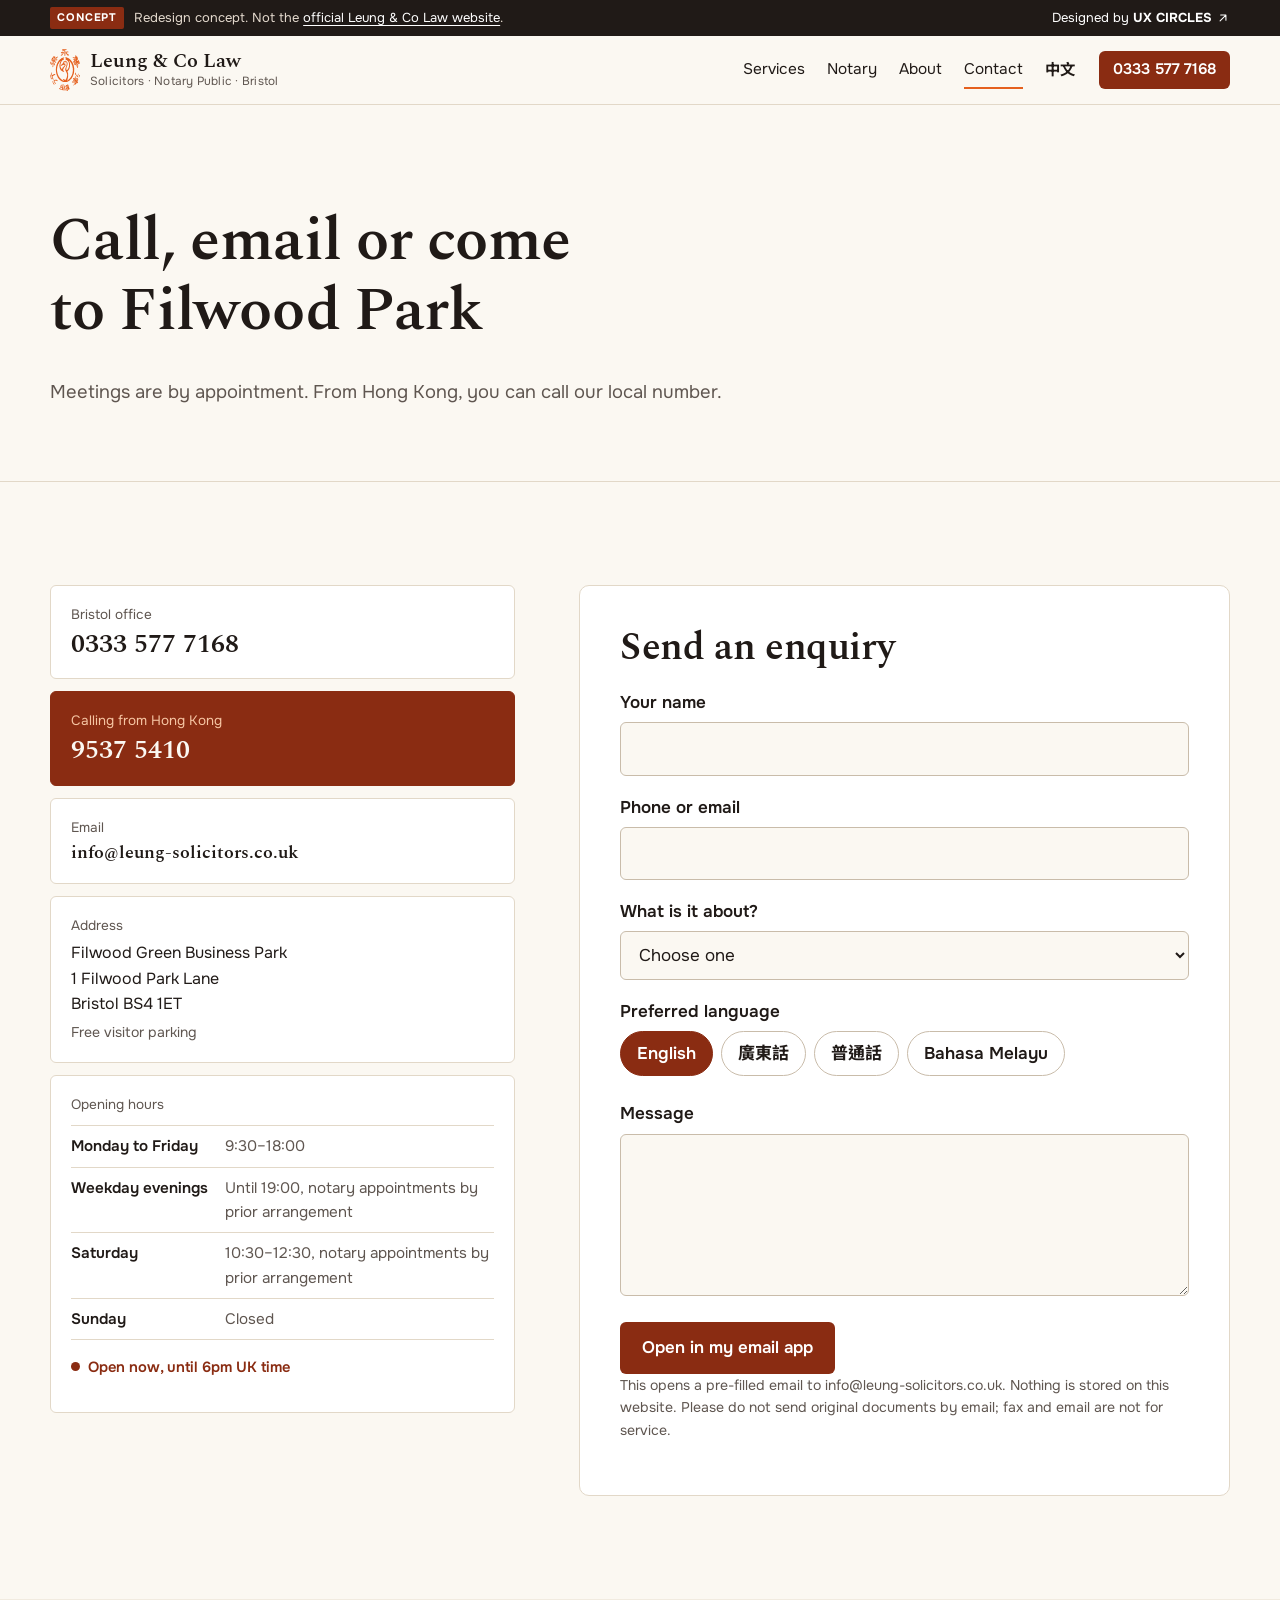
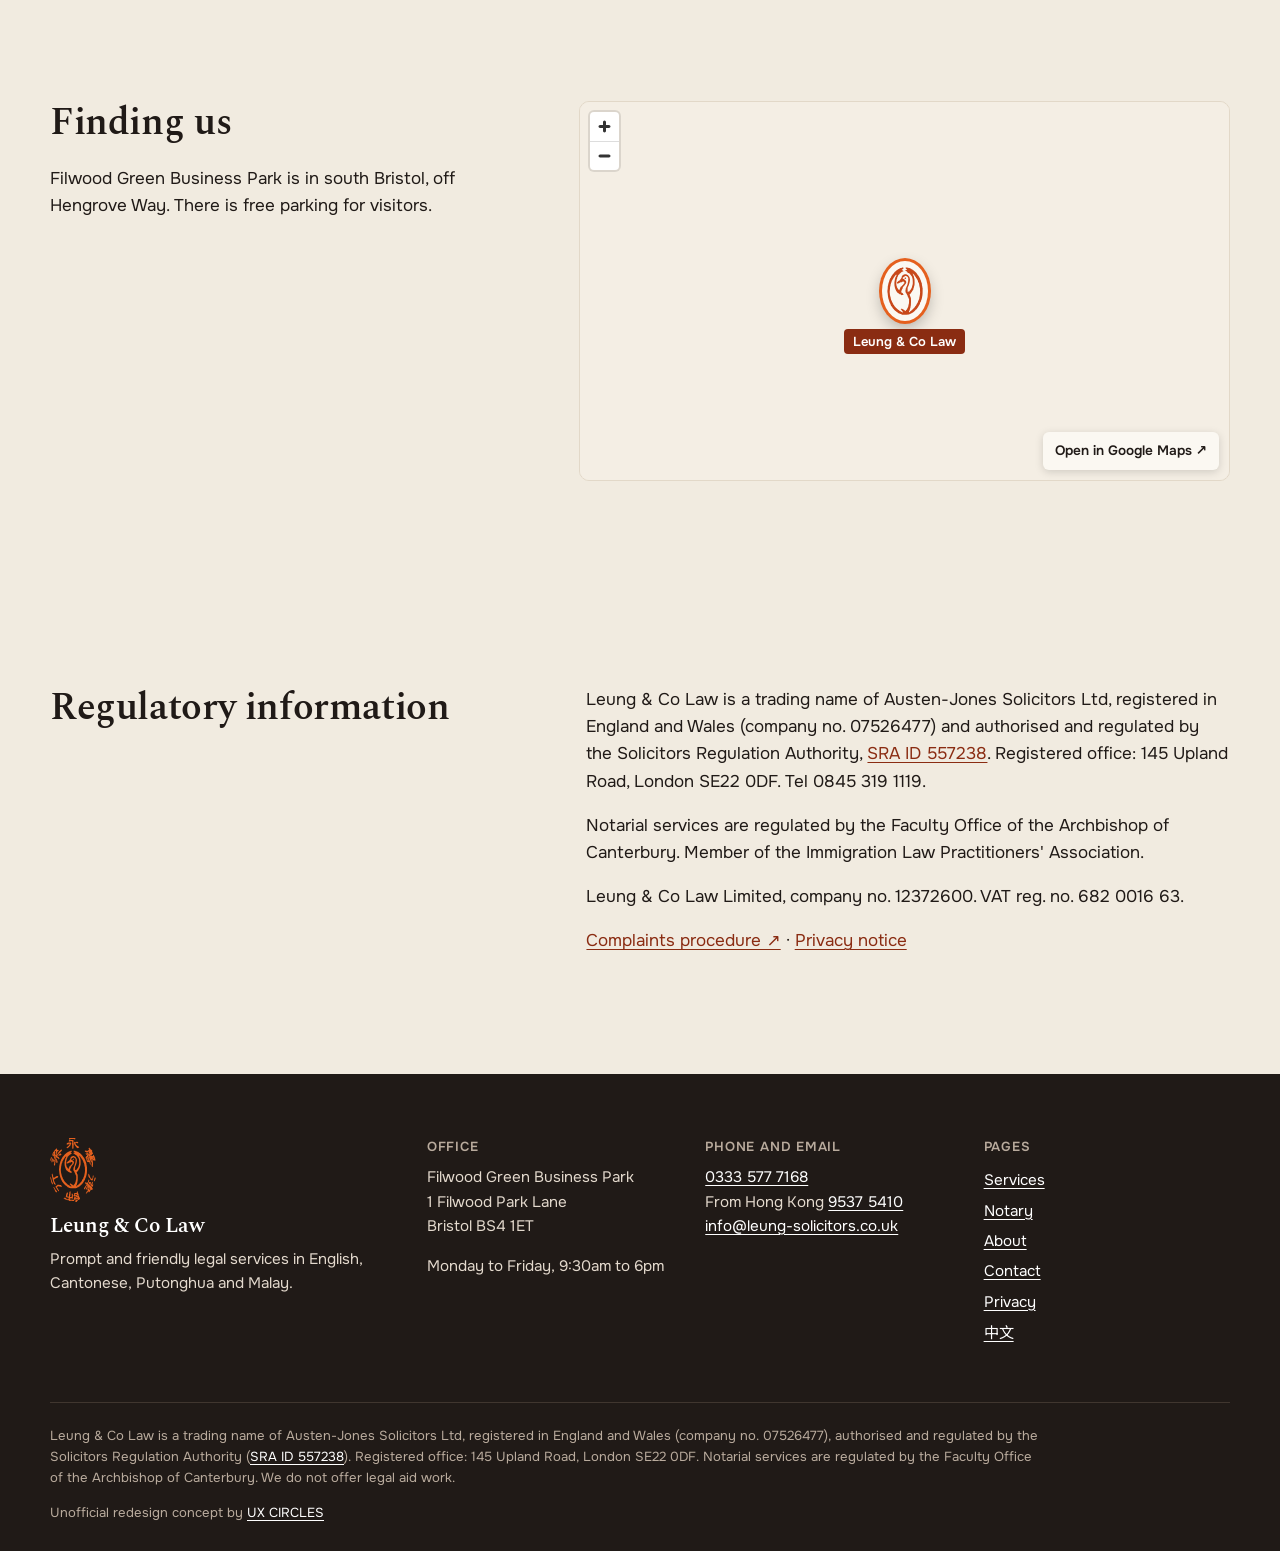
<file: contact.html>
<!doctype html>
<html lang="en-GB">
<head>
<meta charset="utf-8">
<meta name="viewport" content="width=device-width, initial-scale=1">
<meta name="robots" content="noindex, nofollow">
<title>Contact | Leung &amp; Co Law</title>
<meta name="description" content="Phone, Hong Kong line, email, address and hours.">
<link rel="alternate" hreflang="en-GB" href="https://uxcircles.github.io/leung-solicitors/contact.html">
<link rel="alternate" hreflang="zh-Hant" href="https://uxcircles.github.io/leung-solicitors/zh/contact.html">
<link rel="icon" href="assets/img/favicon.svg?v=13" type="image/svg+xml">
<meta name="theme-color" content="#8a2c12">
<link rel="preload" href="assets/fonts/spectral-600.woff2" as="font" type="font/woff2" crossorigin><link rel="preload" href="assets/fonts/onest.woff2" as="font" type="font/woff2" crossorigin>
<link rel="stylesheet" href="assets/site.css?v=13">
</head>
<body class="lang-en page-contact">
<a class="skip" href="#main">Skip to content</a>
<div class="concept-bar" role="note">
  <div class="wrap concept-inner">
    <p><span class="concept-tag">Concept</span><span class="concept-long">Redesign concept. Not the <a href="http://leung-solicitors.co.uk/" target="_blank" rel="noopener">official Leung &amp; Co Law website</a>.</span></p>
    <a href="https://ux-circles.com/professionals" target="_blank" rel="noopener"><span class="concept-by">Designed by </span><strong>UX CIRCLES</strong> <svg viewBox="0 0 24 24" aria-hidden="true"><path d="M7 17 17 7M8 7h9v9"/></svg></a>
  </div>
</div>
<header class="site-head">
  <div class="wrap head-row">
    <a class="brand" href="./"><svg class="brand-seal" viewBox="0 0 126 177" aria-hidden="true"><use href="assets/img/seal.svg?v=13#s"/></svg><span class="brand-name">Leung &amp; Co Law<small>Solicitors · Notary Public · Bristol</small></span></a>
    <nav class="nav" id="nav" aria-label="Main">
      <a href="services.html">Services</a><a href="notary.html">Notary</a><a href="about.html">About</a><a href="contact.html" aria-current="page">Contact</a>
      <a class="lang-switch" href="zh/contact.html" lang="zh-Hant">中文</a>
    </nav>
    <a class="head-call" href="tel:+443335777168">0333 577 7168</a>
    <button class="menu-btn" aria-expanded="false" aria-controls="nav"><span></span><span class="sr">Menu</span></button>
  </div>
</header>
<main id="main">
<div class="page-head">
  <div class="wrap">
    <h1>Call, email or come to Filwood Park</h1>
    <p class="lede">Meetings are by appointment. From Hong Kong, you can call our local number.</p>
  </div>
</div>

<section class="sec">
  <div class="wrap contact-grid">
    <div class="contact-cards">
      <a class="ccard" href="tel:+443335777168"><span class="ck">Bristol office</span><span class="cv">0333 577 7168</span></a>
      <a class="ccard ccard-seal" href="tel:+85295375410"><span class="ck">Calling from Hong Kong</span><span class="cv">9537 5410</span></a>
      <a class="ccard" href="mailto:info@leung-solicitors.co.uk"><span class="ck">Email</span><span class="cv cv-sm">info@leung-solicitors.co.uk</span></a>
      <div class="ccard ccard-plain"><span class="ck">Address</span><address>Filwood Green Business Park<br>1 Filwood Park Lane<br>Bristol BS4 1ET</address><span class="small">Free visitor parking</span></div>
      <div class="ccard ccard-plain"><span class="ck">Opening hours</span><dl class="hours">
  <div><dt>Monday to Friday</dt><dd>9:30–18:00</dd></div>
  <div><dt>Weekday evenings</dt><dd>Until 19:00, notary appointments by prior arrangement</dd></div>
  <div><dt>Saturday</dt><dd>10:30–12:30, notary appointments by prior arrangement</dd></div>
  <div><dt>Sunday</dt><dd>Closed</dd></div>
</dl>
<p class="open-now" data-open-now hidden></p></div>
    </div>
    <form class="enquiry" id="enquiry" novalidate>
      <h2>Send an enquiry</h2>
      <div class="field"><label for="f-name">Your name</label><input id="f-name" name="name" autocomplete="name" required></div>
      <div class="field"><label for="f-contact">Phone or email</label><input id="f-contact" name="contact" autocomplete="email" required></div>
      <div class="field"><label for="f-matter">What is it about?</label><select id="f-matter" name="matter" required><option value="" disabled selected>Choose one</option><option value="immigration">Immigration and nationality</option><option value="conveyancing">Residential conveyancing</option><option value="business">Small business or commercial property</option><option value="probate">Wills and probate</option><option value="licensing">Licensing</option><option value="notary">Notarial services</option><option value="family">Family or charity</option><option value="other">Something else</option></select></div>
      <fieldset class="field"><legend>Preferred language</legend>
        <div class="chips">
          <label class="chip"><input type="radio" name="lang" value="English" checked><span>English</span></label><label class="chip"><input type="radio" name="lang" value="廣東話"><span>廣東話</span></label><label class="chip"><input type="radio" name="lang" value="普通話"><span>普通話</span></label><label class="chip"><input type="radio" name="lang" value="Bahasa Melayu"><span>Bahasa Melayu</span></label>
        </div>
      </fieldset>
      <div class="field"><label for="f-msg">Message</label><textarea id="f-msg" name="message" rows="5" required></textarea></div>
      <p class="form-err" role="alert" hidden></p>
      <button class="btn btn-seal" type="submit">Open in my email app</button>
      <p class="small">This opens a pre-filled email to info@leung-solicitors.co.uk. Nothing is stored on this website. Please do not send original documents by email; fax and email are not for service.</p>
    </form>
  </div>
</section>

<section class="sec visit">
  <div class="wrap visit-grid visit-map-only">
    <div>
      <h2>Finding us</h2>
      <p>Filwood Green Business Park is in south Bristol, off Hengrove Way. There is free parking for visitors.</p>
    </div>
    <div class="map" data-map>
  <div class="map-sketch" aria-hidden="true">
    <svg viewBox="0 0 400 300" preserveAspectRatio="xMidYMid slice"><rect width="400" height="300" fill="#efe7da"/>
    <path d="M-10 210 C 90 190 180 205 410 160" stroke="#fff" stroke-width="16" fill="none"/>
    <path d="M150 -10 C 160 90 190 170 205 310" stroke="#fff" stroke-width="10" fill="none"/>
    <rect x="215" y="105" width="70" height="40" rx="4" fill="#e3d8c6"/><rect x="120" y="230" width="60" height="45" rx="4" fill="#dde6cf"/></svg>
  </div>
  <script type="application/json" id="map-data">{"home": [-2.58515, 51.42003], "mark": "assets/img/favicon.svg?v=13", "label": "Leung &amp; Co Law", "routes": []}</script>
  <a class="map-open" href="https://www.google.com/maps/search/?api=1&query=Filwood+Green+Business+Park+1+Filwood+Park+Lane+Bristol+BS4+1ET">Open in Google Maps ↗</a>
  <span class="sr">Filwood Green Business Park, 1 Filwood Park Lane, Bristol BS4 1ET</span>
</div>
  </div>
</section>

<section class="sec sec-tint">
  <div class="wrap two">
    <div class="two-head"><h2>Regulatory information</h2></div>
    <div class="prose small-prose">
      <p>Leung &amp; Co Law is a trading name of Austen-Jones Solicitors Ltd, registered in England and Wales (company no. 07526477) and authorised and regulated by the Solicitors Regulation Authority, <a href="https://www.sra.org.uk/consumers/register/organisation/?sraNumber=557238">SRA ID 557238</a>. Registered office: 145 Upland Road, London SE22 0DF. Tel 0845 319 1119.</p>
      <p>Notarial services are regulated by the Faculty Office of the Archbishop of Canterbury. Member of the Immigration Law Practitioners' Association.</p>
      <p>Leung &amp; Co Law Limited, company no. 12372600. VAT reg. no. 682 0016 63.</p>
      <p><a href="https://www.austenjonessolicitors.co.uk/complaints-procedure/">Complaints procedure ↗</a> · <a href="privacy.html">Privacy notice</a></p>
    </div>
  </div>
</section>
</main>
<footer class="site-foot">
  <div class="wrap foot-grid">
    <div class="foot-brand">
      <svg class="foot-seal" viewBox="0 0 126 177" aria-hidden="true"><use href="assets/img/seal.svg?v=13#s"/></svg>
      <p class="foot-name">Leung &amp; Co Law</p>
      <p>Prompt and friendly legal services in English, Cantonese, Putonghua and Malay.</p>
    </div>
    <div>
      <h2 class="foot-h">Office</h2>
      <p>Filwood Green Business Park<br>1 Filwood Park Lane<br>Bristol BS4 1ET</p>
      <p>Monday to Friday, 9:30am to 6pm</p>
    </div>
    <div>
      <h2 class="foot-h">Phone and email</h2>
      <p><a href="tel:+443335777168">0333 577 7168</a><br>
      From Hong Kong <a href="tel:+85295375410">9537 5410</a><br>
      <a href="mailto:info@leung-solicitors.co.uk">info@leung-solicitors.co.uk</a></p>
    </div>
    <div>
      <h2 class="foot-h">Pages</h2>
      <p class="foot-links"><a href="services.html">Services</a><a href="notary.html">Notary</a><a href="about.html">About</a><a href="contact.html">Contact</a><a href="privacy.html">Privacy</a><a href="zh/" lang="zh-Hant">中文</a></p>
    </div>
  </div>
  <div class="wrap foot-legal">
    <p>Leung &amp; Co Law is a trading name of Austen-Jones Solicitors Ltd, registered in England and Wales (company no. 07526477), authorised and regulated by the Solicitors Regulation Authority (<a href="https://www.sra.org.uk/consumers/register/organisation/?sraNumber=557238">SRA ID 557238</a>). Registered office: 145 Upland Road, London SE22 0DF. Notarial services are regulated by the Faculty Office of the Archbishop of Canterbury. We do not offer legal aid work.</p>
    <p class="foot-concept">Unofficial redesign concept by <a href="https://ux-circles.com/professionals" target="_blank" rel="noopener">UX CIRCLES</a></p>
  </div>
</footer>
<nav class="mbar" aria-label="Quick actions">
  <a href="tel:+443335777168"><span class="mb-k">Call</span><span class="mb-v">Bristol</span></a>
  <a href="tel:+85295375410"><span class="mb-k">From HK</span><span class="mb-v">9537 5410</span></a>
  <a href="contact.html#enquiry"><span class="mb-k">Enquire</span><span class="mb-v">Email us</span></a>
</nav>
<script src="assets/site.js?v=13" defer></script>
</body>
</html>
</file>
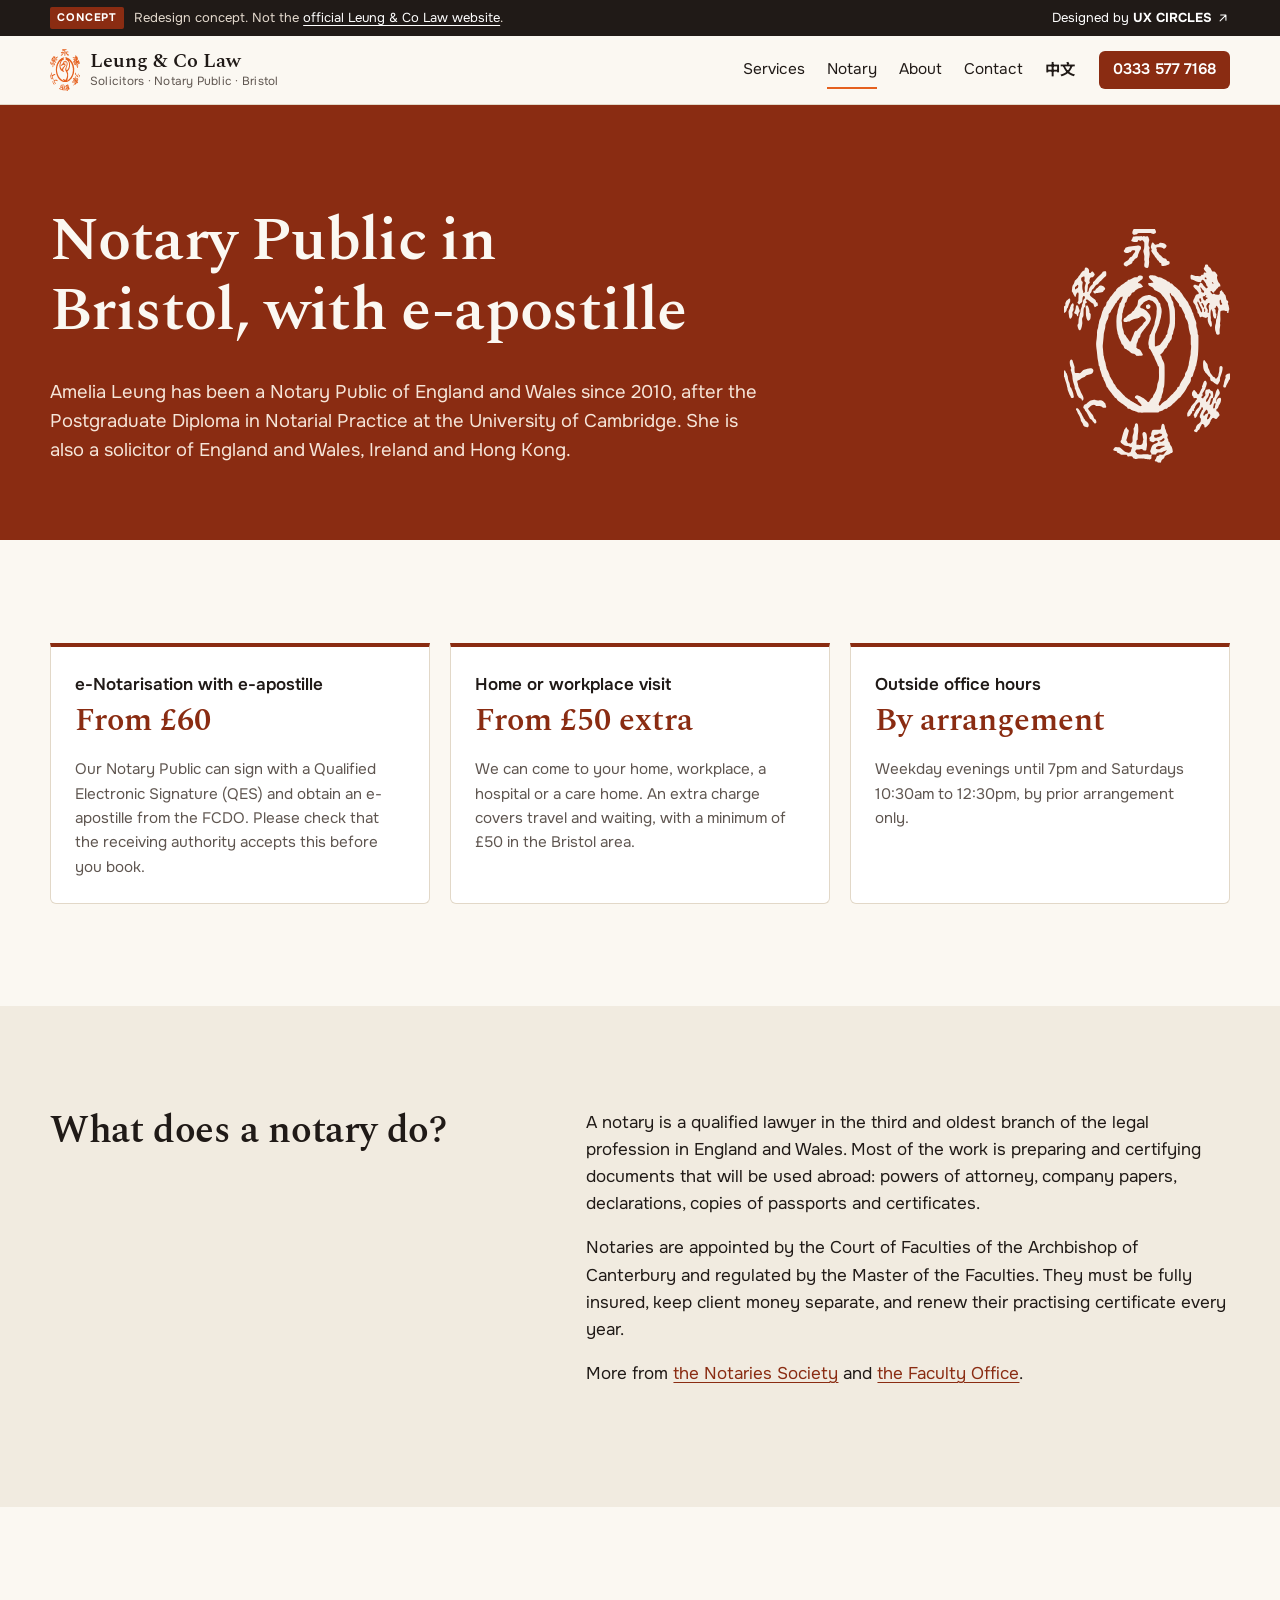
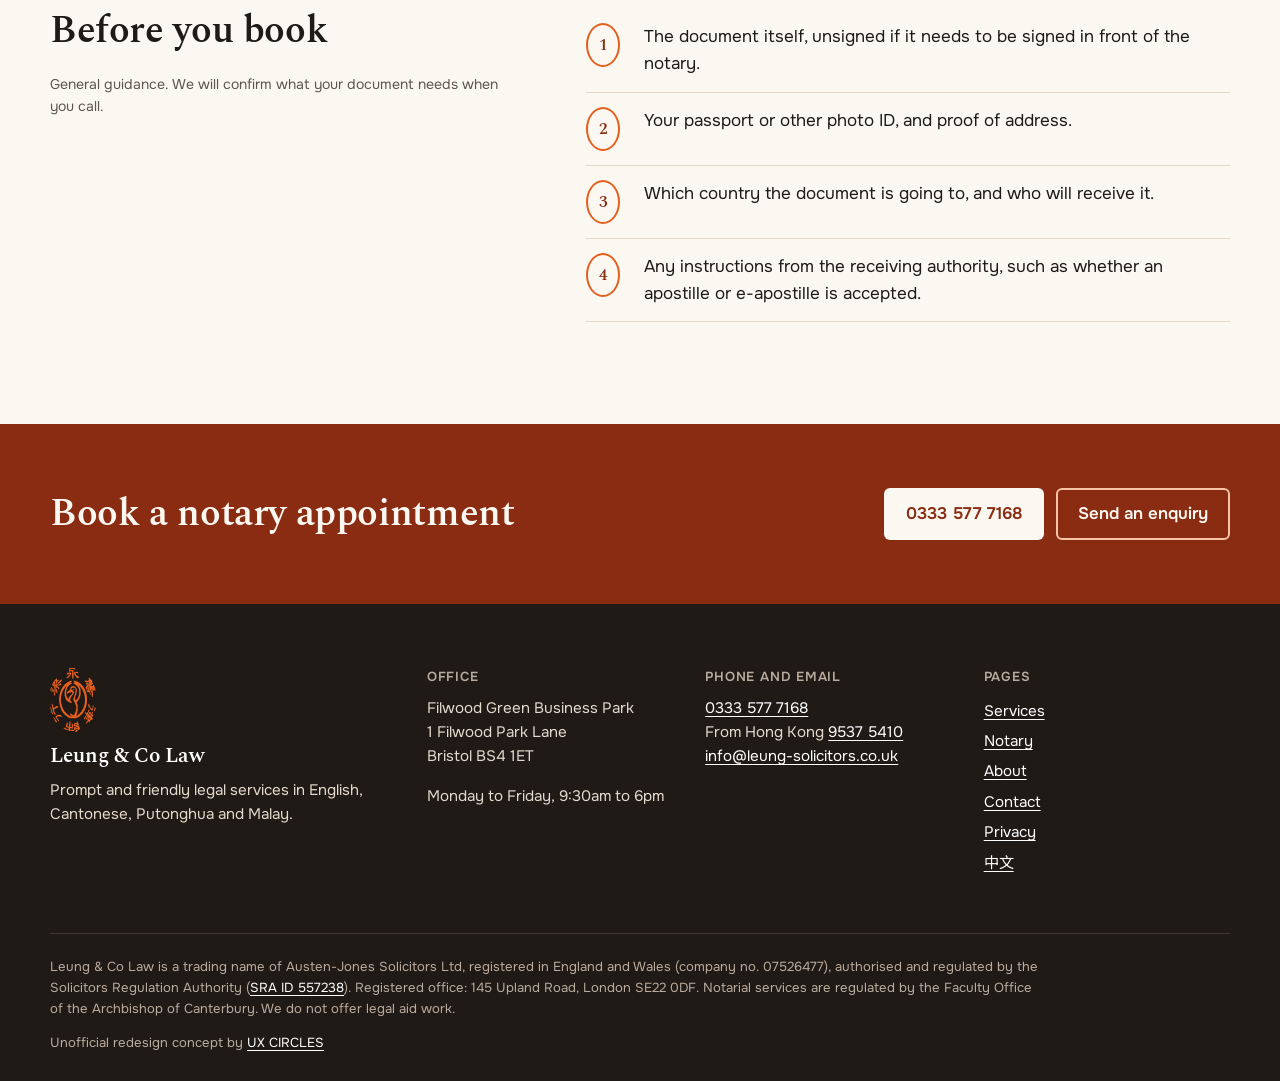
<file: notary.html>
<!doctype html>
<html lang="en-GB">
<head>
<meta charset="utf-8">
<meta name="viewport" content="width=device-width, initial-scale=1">
<meta name="robots" content="noindex, nofollow">
<title>Notary Public in Bristol | Leung &amp; Co Law</title>
<meta name="description" content="e-Notarisation with e-apostille from £60; home and workplace visits.">
<link rel="alternate" hreflang="en-GB" href="https://uxcircles.github.io/leung-solicitors/notary.html">
<link rel="alternate" hreflang="zh-Hant" href="https://uxcircles.github.io/leung-solicitors/zh/notary.html">
<link rel="icon" href="assets/img/favicon.svg?v=13" type="image/svg+xml">
<meta name="theme-color" content="#8a2c12">
<link rel="preload" href="assets/fonts/spectral-600.woff2" as="font" type="font/woff2" crossorigin><link rel="preload" href="assets/fonts/onest.woff2" as="font" type="font/woff2" crossorigin>
<link rel="stylesheet" href="assets/site.css?v=13">
</head>
<body class="lang-en page-notary">
<a class="skip" href="#main">Skip to content</a>
<div class="concept-bar" role="note">
  <div class="wrap concept-inner">
    <p><span class="concept-tag">Concept</span><span class="concept-long">Redesign concept. Not the <a href="http://leung-solicitors.co.uk/" target="_blank" rel="noopener">official Leung &amp; Co Law website</a>.</span></p>
    <a href="https://ux-circles.com/professionals" target="_blank" rel="noopener"><span class="concept-by">Designed by </span><strong>UX CIRCLES</strong> <svg viewBox="0 0 24 24" aria-hidden="true"><path d="M7 17 17 7M8 7h9v9"/></svg></a>
  </div>
</div>
<header class="site-head">
  <div class="wrap head-row">
    <a class="brand" href="./"><svg class="brand-seal" viewBox="0 0 126 177" aria-hidden="true"><use href="assets/img/seal.svg?v=13#s"/></svg><span class="brand-name">Leung &amp; Co Law<small>Solicitors · Notary Public · Bristol</small></span></a>
    <nav class="nav" id="nav" aria-label="Main">
      <a href="services.html">Services</a><a href="notary.html" aria-current="page">Notary</a><a href="about.html">About</a><a href="contact.html">Contact</a>
      <a class="lang-switch" href="zh/notary.html" lang="zh-Hant">中文</a>
    </nav>
    <a class="head-call" href="tel:+443335777168">0333 577 7168</a>
    <button class="menu-btn" aria-expanded="false" aria-controls="nav"><span></span><span class="sr">Menu</span></button>
  </div>
</header>
<main id="main">
<div class="page-head page-head-seal">
  <div class="wrap ph-grid">
    <div>
      <h1>Notary Public in Bristol, with e-apostille</h1>
      <p class="lede">Amelia Leung has been a Notary Public of England and Wales since 2010, after the Postgraduate Diploma in Notarial Practice at the University of Cambridge. She is also a solicitor of England and Wales, Ireland and Hong Kong.</p>
    </div>
    <svg class="ph-seal" viewBox="0 0 126 177" aria-hidden="true"><use href="assets/img/seal.svg?v=13#s"/></svg>
  </div>
</div>

<section class="sec">
  <div class="wrap fee-row">
    <div class="fee">
      <p class="fee-k">e-Notarisation with e-apostille</p>
      <p class="fee-v">From £60</p>
      <p>Our Notary Public can sign with a Qualified Electronic Signature (QES) and obtain an e-apostille from the FCDO. Please check that the receiving authority accepts this before you book.</p>
    </div>
    <div class="fee">
      <p class="fee-k">Home or workplace visit</p>
      <p class="fee-v">From £50 extra</p>
      <p>We can come to your home, workplace, a hospital or a care home. An extra charge covers travel and waiting, with a minimum of £50 in the Bristol area.</p>
    </div>
    <div class="fee">
      <p class="fee-k">Outside office hours</p>
      <p class="fee-v">By arrangement</p>
      <p>Weekday evenings until 7pm and Saturdays 10:30am to 12:30pm, by prior arrangement only.</p>
    </div>
  </div>
</section>

<section class="sec sec-tint">
  <div class="wrap two">
    <div class="two-head"><h2>What does a notary do?</h2></div>
    <div class="prose">
      <p>A notary is a qualified lawyer in the third and oldest branch of the legal profession in England and Wales. Most of the work is preparing and certifying documents that will be used abroad: powers of attorney, company papers, declarations, copies of passports and certificates.</p>
      <p>Notaries are appointed by the Court of Faculties of the Archbishop of Canterbury and regulated by the Master of the Faculties. They must be fully insured, keep client money separate, and renew their practising certificate every year.</p>
      <p>More from <a href="https://www.thenotariessociety.org.uk/">the Notaries Society</a> and <a href="https://www.facultyoffice.org.uk/">the Faculty Office</a>.</p>
    </div>
  </div>
</section>

<section class="sec">
  <div class="wrap two">
    <div class="two-head"><h2>Before you book</h2><p class="small">General guidance. We will confirm what your document needs when you call.</p></div>
    <ol class="steps">
      <li>The document itself, unsigned if it needs to be signed in front of the notary.</li>
      <li>Your passport or other photo ID, and proof of address.</li>
      <li>Which country the document is going to, and who will receive it.</li>
      <li>Any instructions from the receiving authority, such as whether an apostille or e-apostille is accepted.</li>
    </ol>
  </div>
</section>

<section class="cta-band">
  <div class="wrap cta-row">
    <h2>Book a notary appointment</h2>
    <div class="hero-act">
      <a class="btn btn-paper" href="tel:+443335777168">0333 577 7168</a>
      <a class="btn btn-line-light" href="contact.html?matter=notary#enquiry">Send an enquiry</a>
    </div>
  </div>
</section>
</main>
<footer class="site-foot">
  <div class="wrap foot-grid">
    <div class="foot-brand">
      <svg class="foot-seal" viewBox="0 0 126 177" aria-hidden="true"><use href="assets/img/seal.svg?v=13#s"/></svg>
      <p class="foot-name">Leung &amp; Co Law</p>
      <p>Prompt and friendly legal services in English, Cantonese, Putonghua and Malay.</p>
    </div>
    <div>
      <h2 class="foot-h">Office</h2>
      <p>Filwood Green Business Park<br>1 Filwood Park Lane<br>Bristol BS4 1ET</p>
      <p>Monday to Friday, 9:30am to 6pm</p>
    </div>
    <div>
      <h2 class="foot-h">Phone and email</h2>
      <p><a href="tel:+443335777168">0333 577 7168</a><br>
      From Hong Kong <a href="tel:+85295375410">9537 5410</a><br>
      <a href="mailto:info@leung-solicitors.co.uk">info@leung-solicitors.co.uk</a></p>
    </div>
    <div>
      <h2 class="foot-h">Pages</h2>
      <p class="foot-links"><a href="services.html">Services</a><a href="notary.html">Notary</a><a href="about.html">About</a><a href="contact.html">Contact</a><a href="privacy.html">Privacy</a><a href="zh/" lang="zh-Hant">中文</a></p>
    </div>
  </div>
  <div class="wrap foot-legal">
    <p>Leung &amp; Co Law is a trading name of Austen-Jones Solicitors Ltd, registered in England and Wales (company no. 07526477), authorised and regulated by the Solicitors Regulation Authority (<a href="https://www.sra.org.uk/consumers/register/organisation/?sraNumber=557238">SRA ID 557238</a>). Registered office: 145 Upland Road, London SE22 0DF. Notarial services are regulated by the Faculty Office of the Archbishop of Canterbury. We do not offer legal aid work.</p>
    <p class="foot-concept">Unofficial redesign concept by <a href="https://ux-circles.com/professionals" target="_blank" rel="noopener">UX CIRCLES</a></p>
  </div>
</footer>
<nav class="mbar" aria-label="Quick actions">
  <a href="tel:+443335777168"><span class="mb-k">Call</span><span class="mb-v">Bristol</span></a>
  <a href="tel:+85295375410"><span class="mb-k">From HK</span><span class="mb-v">9537 5410</span></a>
  <a href="contact.html#enquiry"><span class="mb-k">Enquire</span><span class="mb-v">Email us</span></a>
</nav>
<script src="assets/site.js?v=13" defer></script>
</body>
</html>
</file>
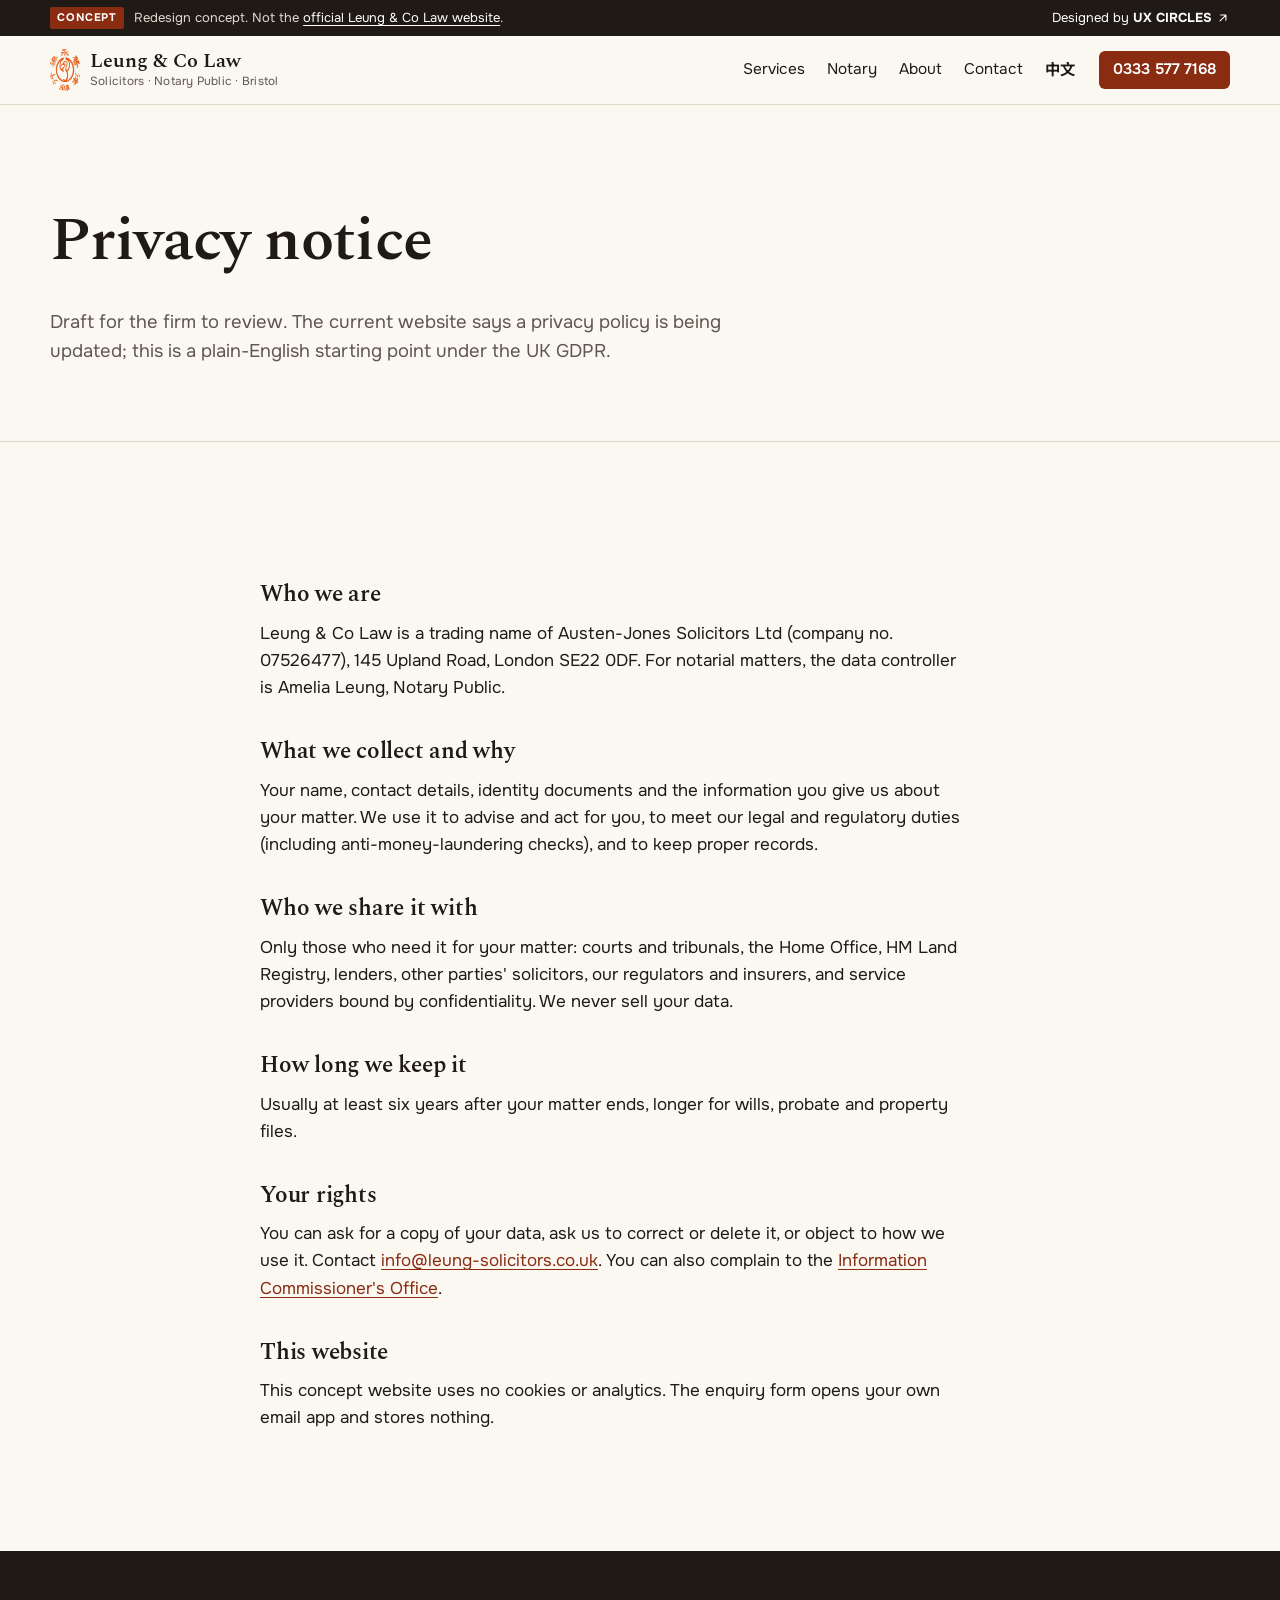
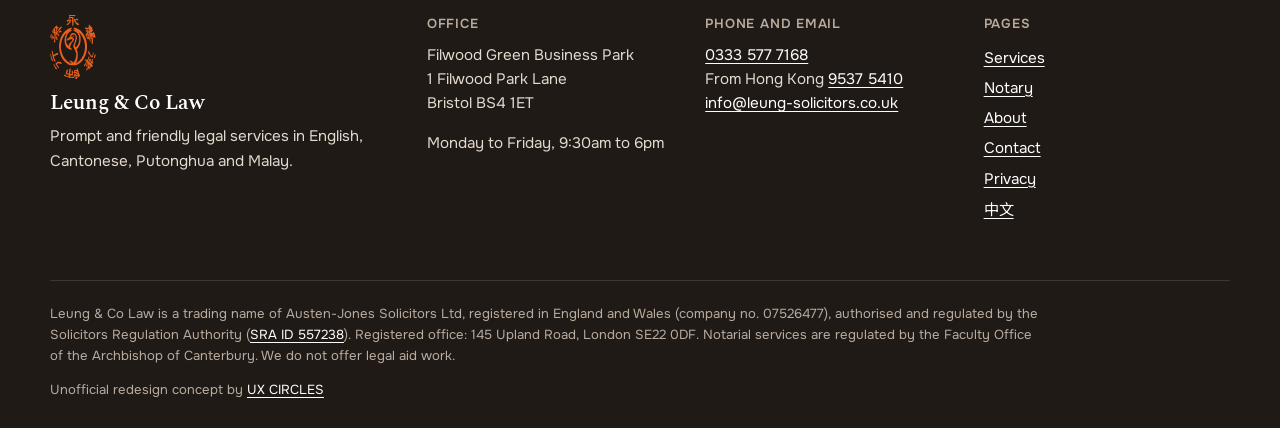
<file: privacy.html>
<!doctype html>
<html lang="en-GB">
<head>
<meta charset="utf-8">
<meta name="viewport" content="width=device-width, initial-scale=1">
<meta name="robots" content="noindex, nofollow">
<title>Privacy notice | Leung &amp; Co Law</title>
<meta name="description" content="How we use your personal data.">
<link rel="alternate" hreflang="en-GB" href="https://uxcircles.github.io/leung-solicitors/privacy.html">
<link rel="alternate" hreflang="zh-Hant" href="https://uxcircles.github.io/leung-solicitors/zh/privacy.html">
<link rel="icon" href="assets/img/favicon.svg?v=13" type="image/svg+xml">
<meta name="theme-color" content="#8a2c12">
<link rel="preload" href="assets/fonts/spectral-600.woff2" as="font" type="font/woff2" crossorigin><link rel="preload" href="assets/fonts/onest.woff2" as="font" type="font/woff2" crossorigin>
<link rel="stylesheet" href="assets/site.css?v=13">
</head>
<body class="lang-en page-privacy">
<a class="skip" href="#main">Skip to content</a>
<div class="concept-bar" role="note">
  <div class="wrap concept-inner">
    <p><span class="concept-tag">Concept</span><span class="concept-long">Redesign concept. Not the <a href="http://leung-solicitors.co.uk/" target="_blank" rel="noopener">official Leung &amp; Co Law website</a>.</span></p>
    <a href="https://ux-circles.com/professionals" target="_blank" rel="noopener"><span class="concept-by">Designed by </span><strong>UX CIRCLES</strong> <svg viewBox="0 0 24 24" aria-hidden="true"><path d="M7 17 17 7M8 7h9v9"/></svg></a>
  </div>
</div>
<header class="site-head">
  <div class="wrap head-row">
    <a class="brand" href="./"><svg class="brand-seal" viewBox="0 0 126 177" aria-hidden="true"><use href="assets/img/seal.svg?v=13#s"/></svg><span class="brand-name">Leung &amp; Co Law<small>Solicitors · Notary Public · Bristol</small></span></a>
    <nav class="nav" id="nav" aria-label="Main">
      <a href="services.html">Services</a><a href="notary.html">Notary</a><a href="about.html">About</a><a href="contact.html">Contact</a>
      <a class="lang-switch" href="zh/privacy.html" lang="zh-Hant">中文</a>
    </nav>
    <a class="head-call" href="tel:+443335777168">0333 577 7168</a>
    <button class="menu-btn" aria-expanded="false" aria-controls="nav"><span></span><span class="sr">Menu</span></button>
  </div>
</header>
<main id="main">
<div class="page-head">
  <div class="wrap">
    <h1>Privacy notice</h1>
    <p class="lede">Draft for the firm to review. The current website says a privacy policy is being updated; this is a plain-English starting point under the UK GDPR.</p>
  </div>
</div>
<section class="sec">
  <div class="wrap prose narrow">
    <h2>Who we are</h2>
    <p>Leung &amp; Co Law is a trading name of Austen-Jones Solicitors Ltd (company no. 07526477), 145 Upland Road, London SE22 0DF. For notarial matters, the data controller is Amelia Leung, Notary Public.</p>
    <h2>What we collect and why</h2>
    <p>Your name, contact details, identity documents and the information you give us about your matter. We use it to advise and act for you, to meet our legal and regulatory duties (including anti-money-laundering checks), and to keep proper records.</p>
    <h2>Who we share it with</h2>
    <p>Only those who need it for your matter: courts and tribunals, the Home Office, HM Land Registry, lenders, other parties' solicitors, our regulators and insurers, and service providers bound by confidentiality. We never sell your data.</p>
    <h2>How long we keep it</h2>
    <p>Usually at least six years after your matter ends, longer for wills, probate and property files.</p>
    <h2>Your rights</h2>
    <p>You can ask for a copy of your data, ask us to correct or delete it, or object to how we use it. Contact <a href="mailto:info@leung-solicitors.co.uk">info@leung-solicitors.co.uk</a>. You can also complain to the <a href="https://ico.org.uk/make-a-complaint/">Information Commissioner's Office</a>.</p>
    <h2>This website</h2>
    <p>This concept website uses no cookies or analytics. The enquiry form opens your own email app and stores nothing.</p>
  </div>
</section>
</main>
<footer class="site-foot">
  <div class="wrap foot-grid">
    <div class="foot-brand">
      <svg class="foot-seal" viewBox="0 0 126 177" aria-hidden="true"><use href="assets/img/seal.svg?v=13#s"/></svg>
      <p class="foot-name">Leung &amp; Co Law</p>
      <p>Prompt and friendly legal services in English, Cantonese, Putonghua and Malay.</p>
    </div>
    <div>
      <h2 class="foot-h">Office</h2>
      <p>Filwood Green Business Park<br>1 Filwood Park Lane<br>Bristol BS4 1ET</p>
      <p>Monday to Friday, 9:30am to 6pm</p>
    </div>
    <div>
      <h2 class="foot-h">Phone and email</h2>
      <p><a href="tel:+443335777168">0333 577 7168</a><br>
      From Hong Kong <a href="tel:+85295375410">9537 5410</a><br>
      <a href="mailto:info@leung-solicitors.co.uk">info@leung-solicitors.co.uk</a></p>
    </div>
    <div>
      <h2 class="foot-h">Pages</h2>
      <p class="foot-links"><a href="services.html">Services</a><a href="notary.html">Notary</a><a href="about.html">About</a><a href="contact.html">Contact</a><a href="privacy.html">Privacy</a><a href="zh/" lang="zh-Hant">中文</a></p>
    </div>
  </div>
  <div class="wrap foot-legal">
    <p>Leung &amp; Co Law is a trading name of Austen-Jones Solicitors Ltd, registered in England and Wales (company no. 07526477), authorised and regulated by the Solicitors Regulation Authority (<a href="https://www.sra.org.uk/consumers/register/organisation/?sraNumber=557238">SRA ID 557238</a>). Registered office: 145 Upland Road, London SE22 0DF. Notarial services are regulated by the Faculty Office of the Archbishop of Canterbury. We do not offer legal aid work.</p>
    <p class="foot-concept">Unofficial redesign concept by <a href="https://ux-circles.com/professionals" target="_blank" rel="noopener">UX CIRCLES</a></p>
  </div>
</footer>
<nav class="mbar" aria-label="Quick actions">
  <a href="tel:+443335777168"><span class="mb-k">Call</span><span class="mb-v">Bristol</span></a>
  <a href="tel:+85295375410"><span class="mb-k">From HK</span><span class="mb-v">9537 5410</span></a>
  <a href="contact.html#enquiry"><span class="mb-k">Enquire</span><span class="mb-v">Email us</span></a>
</nav>
<script src="assets/site.js?v=13" defer></script>
</body>
</html>
</file>
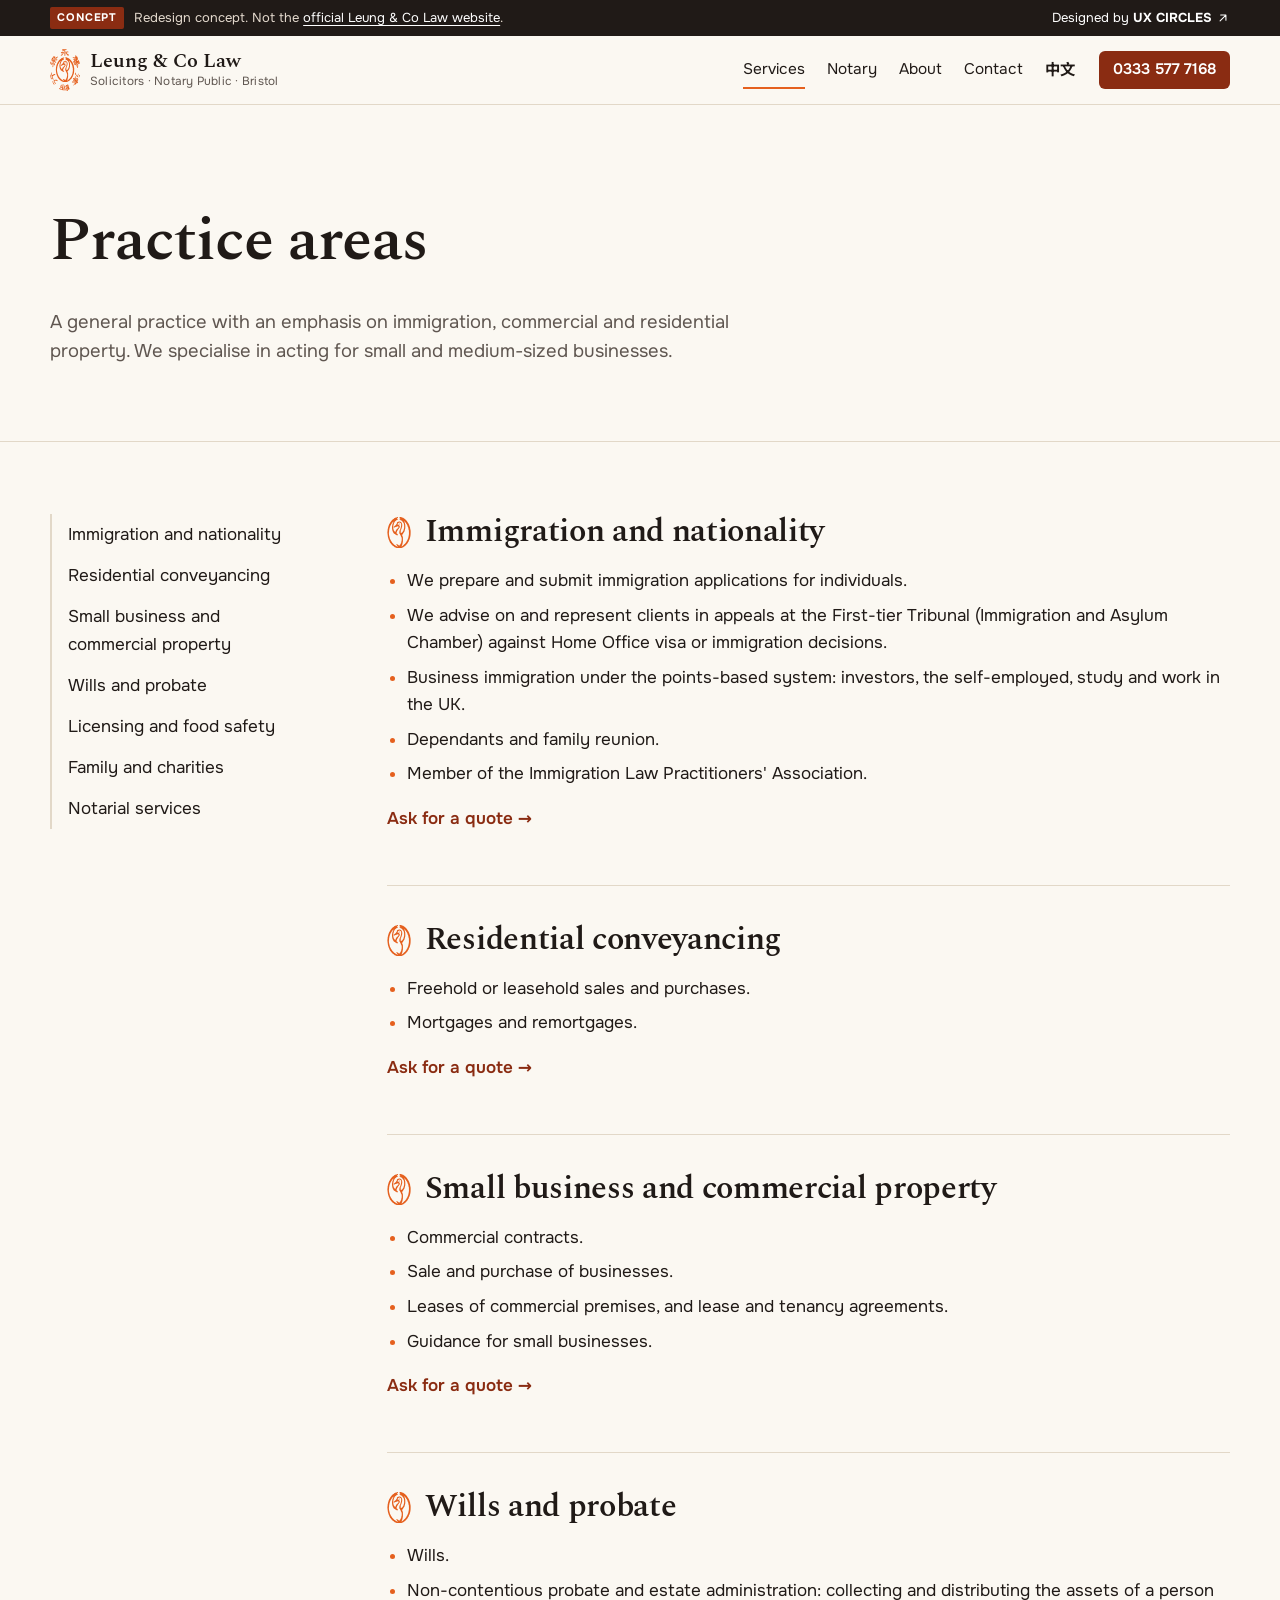
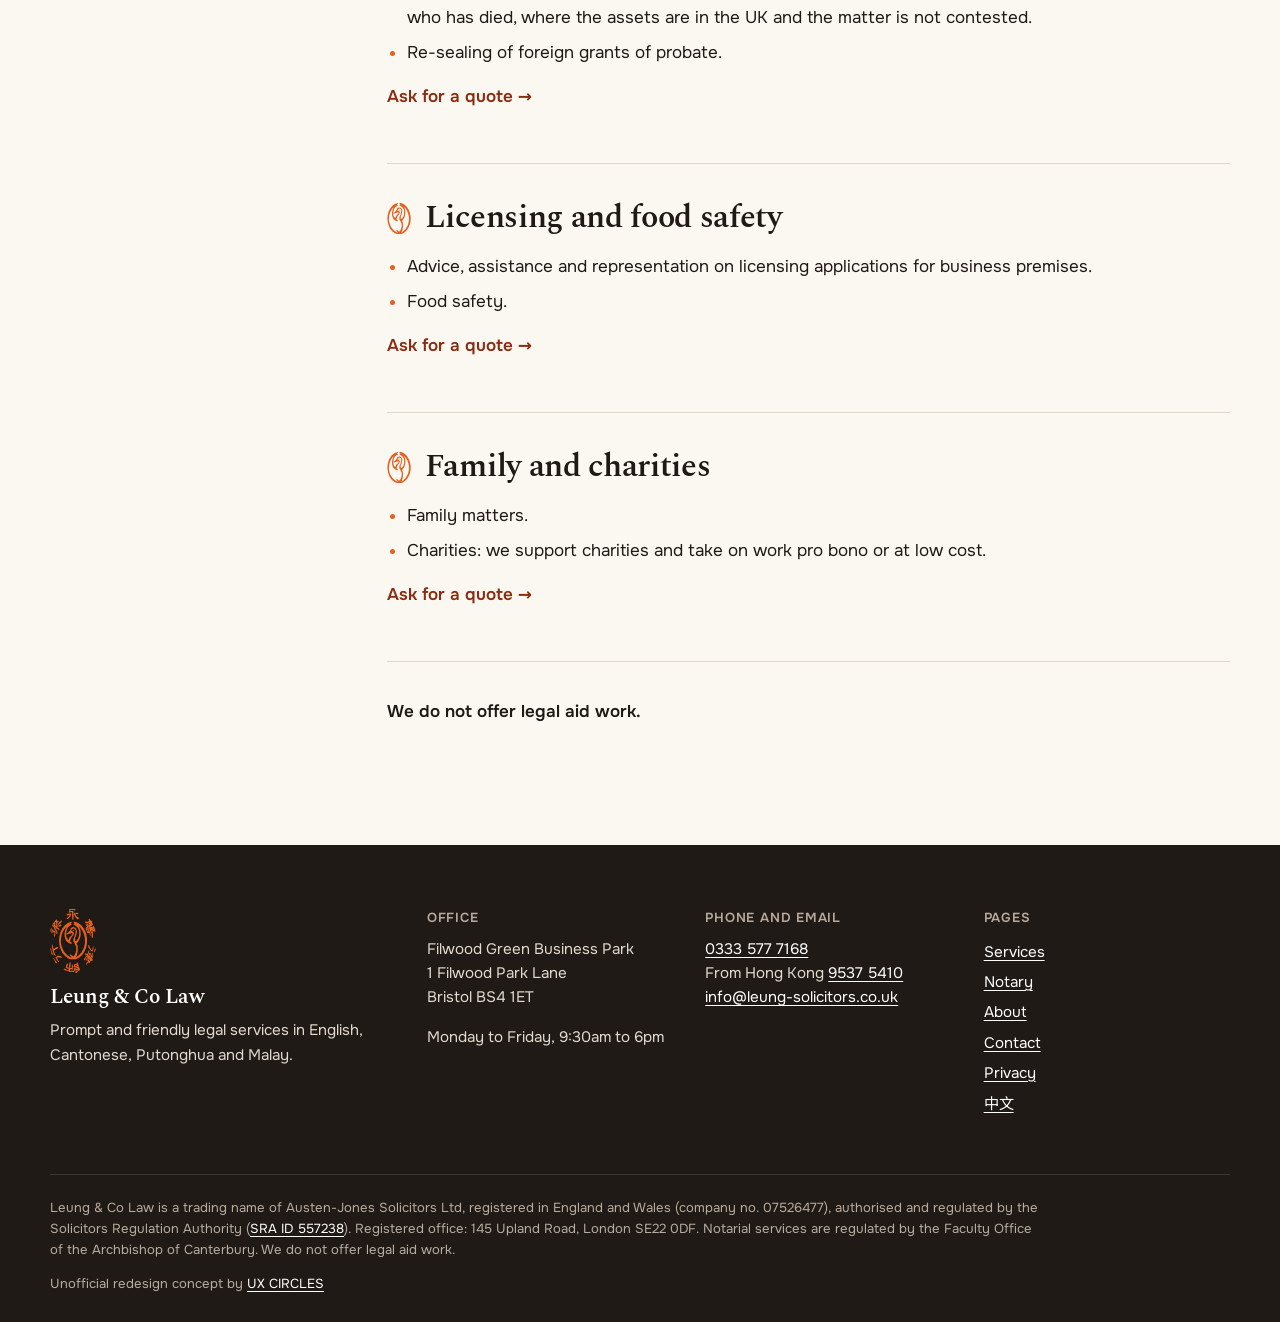
<file: services.html>
<!doctype html>
<html lang="en-GB">
<head>
<meta charset="utf-8">
<meta name="viewport" content="width=device-width, initial-scale=1">
<meta name="robots" content="noindex, nofollow">
<title>Practice areas | Leung &amp; Co Law</title>
<meta name="description" content="Immigration, conveyancing, small business, probate and licensing.">
<link rel="alternate" hreflang="en-GB" href="https://uxcircles.github.io/leung-solicitors/services.html">
<link rel="alternate" hreflang="zh-Hant" href="https://uxcircles.github.io/leung-solicitors/zh/services.html">
<link rel="icon" href="assets/img/favicon.svg?v=13" type="image/svg+xml">
<meta name="theme-color" content="#8a2c12">
<link rel="preload" href="assets/fonts/spectral-600.woff2" as="font" type="font/woff2" crossorigin><link rel="preload" href="assets/fonts/onest.woff2" as="font" type="font/woff2" crossorigin>
<link rel="stylesheet" href="assets/site.css?v=13">
</head>
<body class="lang-en page-services">
<a class="skip" href="#main">Skip to content</a>
<div class="concept-bar" role="note">
  <div class="wrap concept-inner">
    <p><span class="concept-tag">Concept</span><span class="concept-long">Redesign concept. Not the <a href="http://leung-solicitors.co.uk/" target="_blank" rel="noopener">official Leung &amp; Co Law website</a>.</span></p>
    <a href="https://ux-circles.com/professionals" target="_blank" rel="noopener"><span class="concept-by">Designed by </span><strong>UX CIRCLES</strong> <svg viewBox="0 0 24 24" aria-hidden="true"><path d="M7 17 17 7M8 7h9v9"/></svg></a>
  </div>
</div>
<header class="site-head">
  <div class="wrap head-row">
    <a class="brand" href="./"><svg class="brand-seal" viewBox="0 0 126 177" aria-hidden="true"><use href="assets/img/seal.svg?v=13#s"/></svg><span class="brand-name">Leung &amp; Co Law<small>Solicitors · Notary Public · Bristol</small></span></a>
    <nav class="nav" id="nav" aria-label="Main">
      <a href="services.html" aria-current="page">Services</a><a href="notary.html">Notary</a><a href="about.html">About</a><a href="contact.html">Contact</a>
      <a class="lang-switch" href="zh/services.html" lang="zh-Hant">中文</a>
    </nav>
    <a class="head-call" href="tel:+443335777168">0333 577 7168</a>
    <button class="menu-btn" aria-expanded="false" aria-controls="nav"><span></span><span class="sr">Menu</span></button>
  </div>
</header>
<main id="main">
<div class="page-head">
  <div class="wrap">
    <h1>Practice areas</h1>
    <p class="lede">A general practice with an emphasis on immigration, commercial and residential property. We specialise in acting for small and medium-sized businesses.</p>
  </div>
</div>
<div class="wrap areas-wrap">
  <nav class="toc" aria-label="On this page"><ul><li><a href="#immigration">Immigration and nationality</a></li><li><a href="#conveyancing">Residential conveyancing</a></li><li><a href="#business">Small business and commercial property</a></li><li><a href="#probate">Wills and probate</a></li><li><a href="#licensing">Licensing and food safety</a></li><li><a href="#family">Family and charities</a></li><li><a href="notary.html">Notarial services</a></li></ul></nav>
  <div class="areas"><section class="area" id="immigration">
      <h2><svg class="area-bird" viewBox="0 0 80 106" aria-hidden="true"><use href="assets/img/seal.svg?v=13#b"/></svg>Immigration and nationality</h2>
      <ul><li>We prepare and submit immigration applications for individuals.</li><li>We advise on and represent clients in appeals at the First-tier Tribunal (Immigration and Asylum Chamber) against Home Office visa or immigration decisions.</li><li>Business immigration under the points-based system: investors, the self-employed, study and work in the UK.</li><li>Dependants and family reunion.</li><li>Member of the Immigration Law Practitioners' Association.</li></ul>
      <p><a class="more" href="contact.html?matter=immigration#enquiry">Ask for a quote →</a></p>
    </section><section class="area" id="conveyancing">
      <h2><svg class="area-bird" viewBox="0 0 80 106" aria-hidden="true"><use href="assets/img/seal.svg?v=13#b"/></svg>Residential conveyancing</h2>
      <ul><li>Freehold or leasehold sales and purchases.</li><li>Mortgages and remortgages.</li></ul>
      <p><a class="more" href="contact.html?matter=conveyancing#enquiry">Ask for a quote →</a></p>
    </section><section class="area" id="business">
      <h2><svg class="area-bird" viewBox="0 0 80 106" aria-hidden="true"><use href="assets/img/seal.svg?v=13#b"/></svg>Small business and commercial property</h2>
      <ul><li>Commercial contracts.</li><li>Sale and purchase of businesses.</li><li>Leases of commercial premises, and lease and tenancy agreements.</li><li>Guidance for small businesses.</li></ul>
      <p><a class="more" href="contact.html?matter=business#enquiry">Ask for a quote →</a></p>
    </section><section class="area" id="probate">
      <h2><svg class="area-bird" viewBox="0 0 80 106" aria-hidden="true"><use href="assets/img/seal.svg?v=13#b"/></svg>Wills and probate</h2>
      <ul><li>Wills.</li><li>Non-contentious probate and estate administration: collecting and distributing the assets of a person who has died, where the assets are in the UK and the matter is not contested.</li><li>Re-sealing of foreign grants of probate.</li></ul>
      <p><a class="more" href="contact.html?matter=probate#enquiry">Ask for a quote →</a></p>
    </section><section class="area" id="licensing">
      <h2><svg class="area-bird" viewBox="0 0 80 106" aria-hidden="true"><use href="assets/img/seal.svg?v=13#b"/></svg>Licensing and food safety</h2>
      <ul><li>Advice, assistance and representation on licensing applications for business premises.</li><li>Food safety.</li></ul>
      <p><a class="more" href="contact.html?matter=licensing#enquiry">Ask for a quote →</a></p>
    </section><section class="area" id="family">
      <h2><svg class="area-bird" viewBox="0 0 80 106" aria-hidden="true"><use href="assets/img/seal.svg?v=13#b"/></svg>Family and charities</h2>
      <ul><li>Family matters.</li><li>Charities: we support charities and take on work pro bono or at low cost.</li></ul>
      <p><a class="more" href="contact.html?matter=family#enquiry">Ask for a quote →</a></p>
    </section>
    <p class="note">We do not offer legal aid work.</p>
  </div>
</div>
</main>
<footer class="site-foot">
  <div class="wrap foot-grid">
    <div class="foot-brand">
      <svg class="foot-seal" viewBox="0 0 126 177" aria-hidden="true"><use href="assets/img/seal.svg?v=13#s"/></svg>
      <p class="foot-name">Leung &amp; Co Law</p>
      <p>Prompt and friendly legal services in English, Cantonese, Putonghua and Malay.</p>
    </div>
    <div>
      <h2 class="foot-h">Office</h2>
      <p>Filwood Green Business Park<br>1 Filwood Park Lane<br>Bristol BS4 1ET</p>
      <p>Monday to Friday, 9:30am to 6pm</p>
    </div>
    <div>
      <h2 class="foot-h">Phone and email</h2>
      <p><a href="tel:+443335777168">0333 577 7168</a><br>
      From Hong Kong <a href="tel:+85295375410">9537 5410</a><br>
      <a href="mailto:info@leung-solicitors.co.uk">info@leung-solicitors.co.uk</a></p>
    </div>
    <div>
      <h2 class="foot-h">Pages</h2>
      <p class="foot-links"><a href="services.html">Services</a><a href="notary.html">Notary</a><a href="about.html">About</a><a href="contact.html">Contact</a><a href="privacy.html">Privacy</a><a href="zh/" lang="zh-Hant">中文</a></p>
    </div>
  </div>
  <div class="wrap foot-legal">
    <p>Leung &amp; Co Law is a trading name of Austen-Jones Solicitors Ltd, registered in England and Wales (company no. 07526477), authorised and regulated by the Solicitors Regulation Authority (<a href="https://www.sra.org.uk/consumers/register/organisation/?sraNumber=557238">SRA ID 557238</a>). Registered office: 145 Upland Road, London SE22 0DF. Notarial services are regulated by the Faculty Office of the Archbishop of Canterbury. We do not offer legal aid work.</p>
    <p class="foot-concept">Unofficial redesign concept by <a href="https://ux-circles.com/professionals" target="_blank" rel="noopener">UX CIRCLES</a></p>
  </div>
</footer>
<nav class="mbar" aria-label="Quick actions">
  <a href="tel:+443335777168"><span class="mb-k">Call</span><span class="mb-v">Bristol</span></a>
  <a href="tel:+85295375410"><span class="mb-k">From HK</span><span class="mb-v">9537 5410</span></a>
  <a href="contact.html#enquiry"><span class="mb-k">Enquire</span><span class="mb-v">Email us</span></a>
</nav>
<script src="assets/site.js?v=13" defer></script>
</body>
</html>
</file>
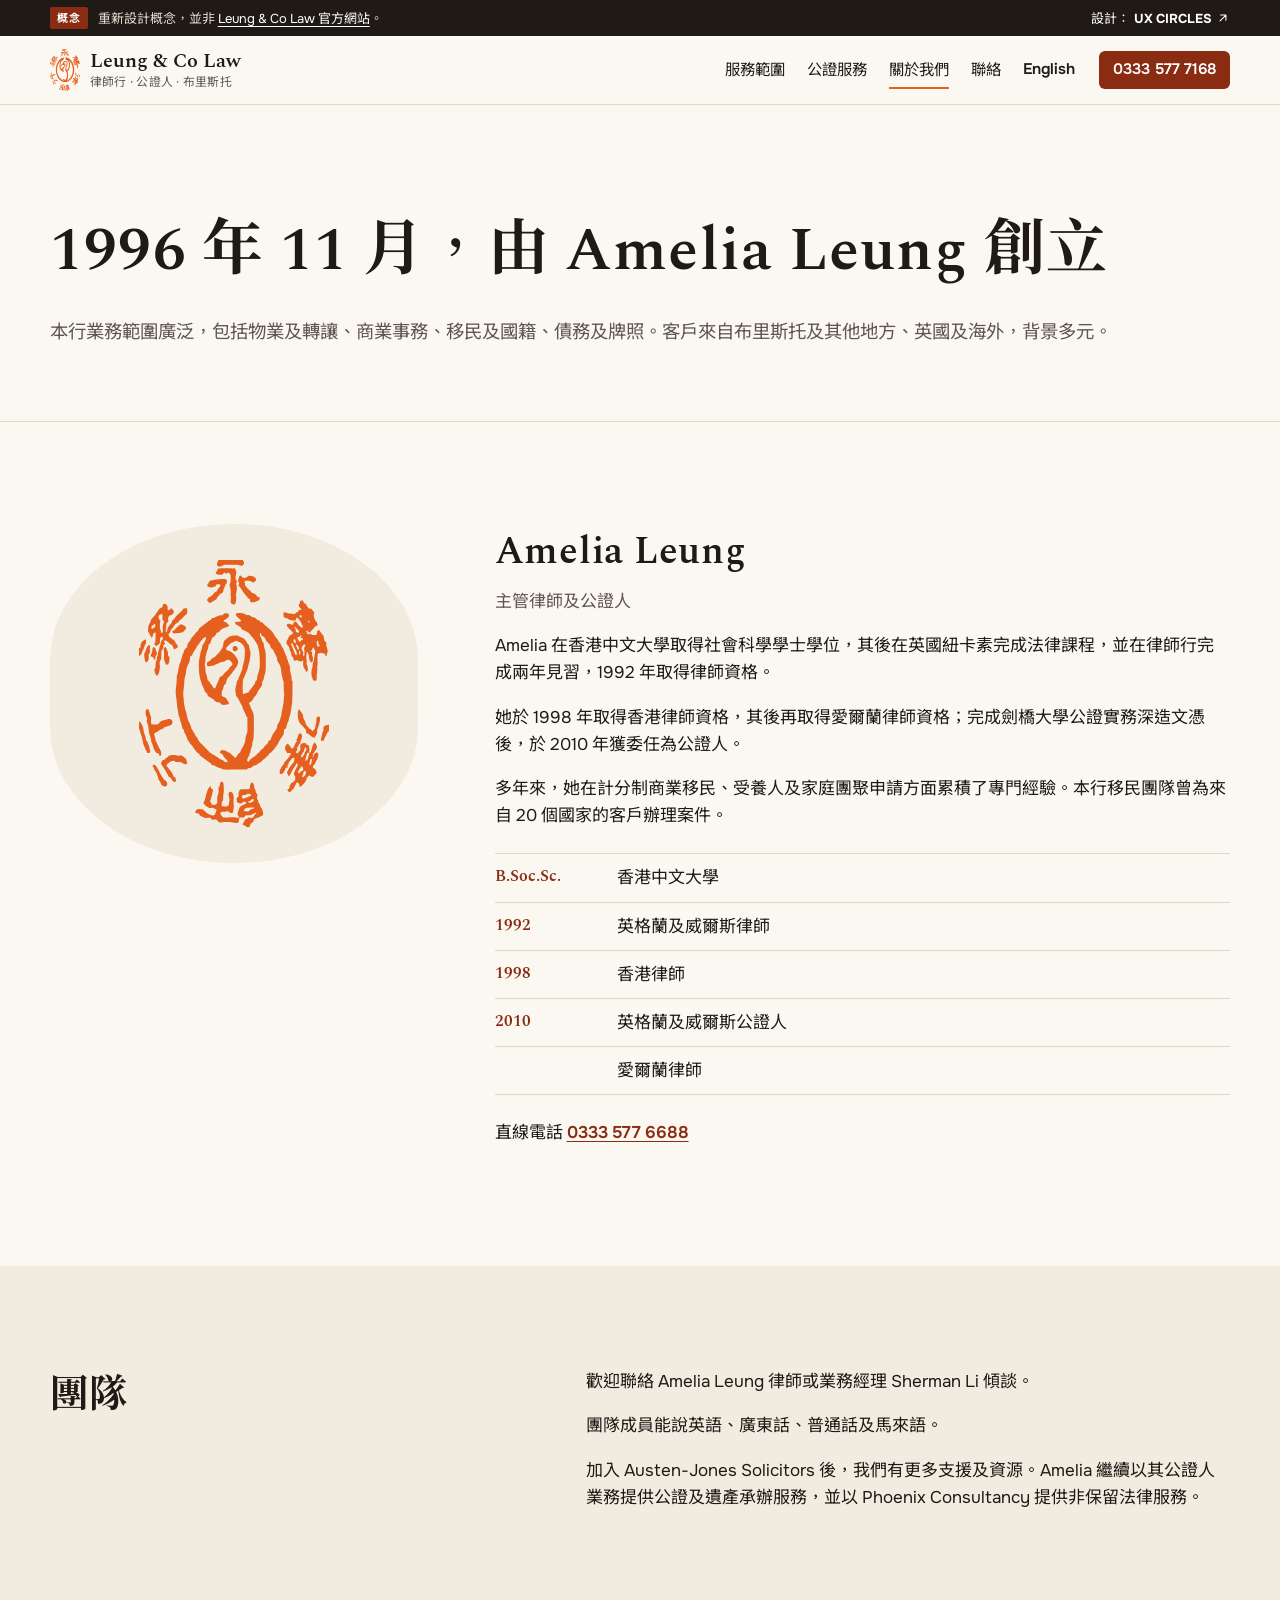
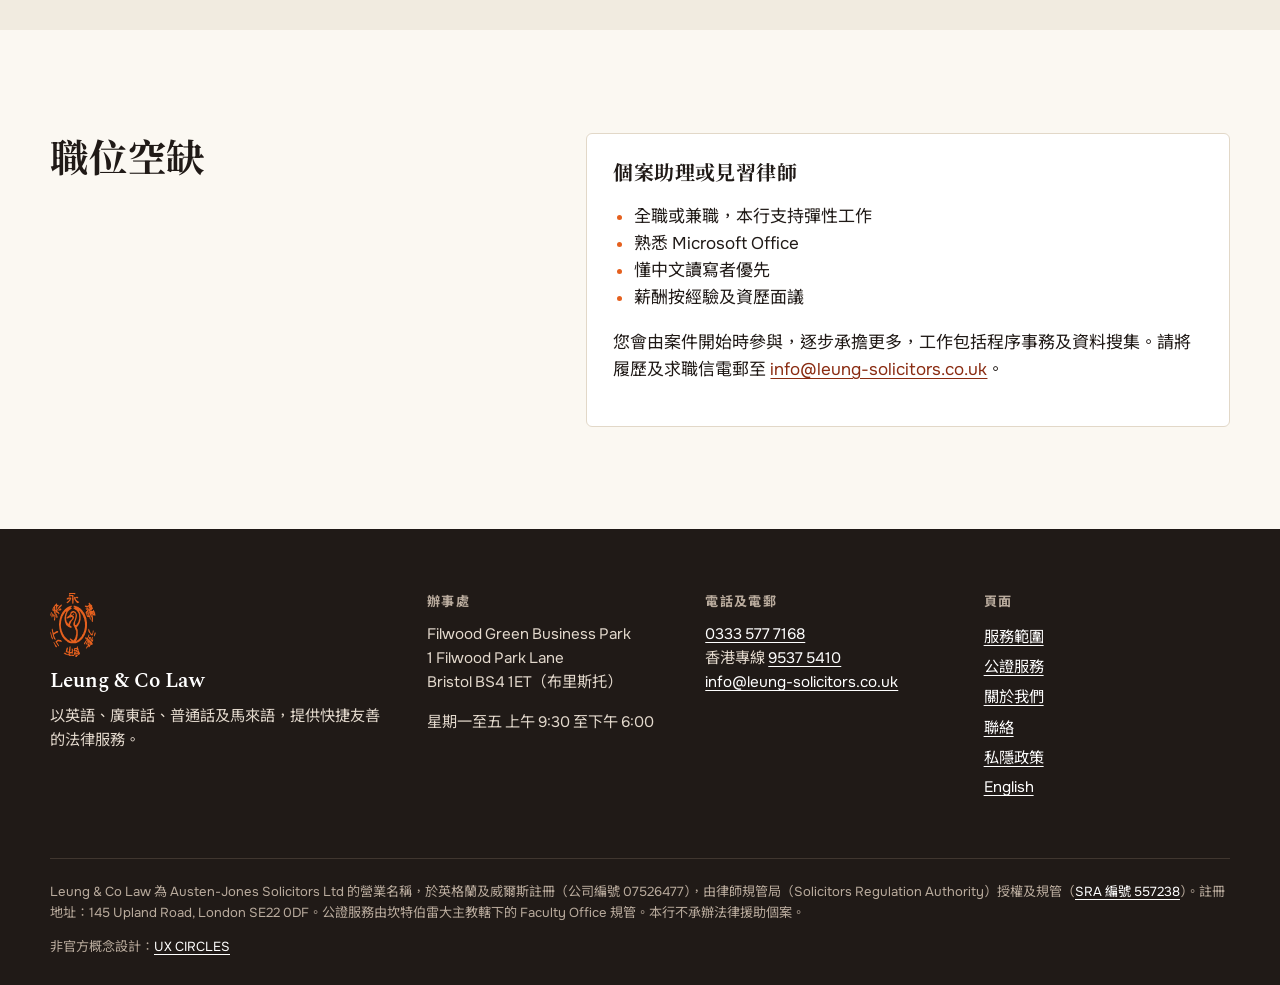
<file: zh/about.html>
<!doctype html>
<html lang="zh-Hant-HK">
<head>
<meta charset="utf-8">
<meta name="viewport" content="width=device-width, initial-scale=1">
<meta name="robots" content="noindex, nofollow">
<title>關於本行｜Leung &amp; Co Law</title>
<meta name="description" content="Amelia Leung 於 1996 年創立。">
<link rel="alternate" hreflang="en-GB" href="https://uxcircles.github.io/leung-solicitors/about.html">
<link rel="alternate" hreflang="zh-Hant" href="https://uxcircles.github.io/leung-solicitors/zh/about.html">
<link rel="icon" href="../assets/img/favicon.svg?v=13" type="image/svg+xml">
<meta name="theme-color" content="#8a2c12">
<link rel="preload" href="../assets/fonts/chiron-sung-hk-700.woff2" as="font" type="font/woff2" crossorigin><link rel="preload" href="../assets/fonts/chiron-hei-hk-400.woff2" as="font" type="font/woff2" crossorigin>
<link rel="stylesheet" href="../assets/site.css?v=13">
</head>
<body class="lang-zh page-about">
<a class="skip" href="#main">跳到內容</a>
<div class="concept-bar" role="note">
  <div class="wrap concept-inner">
    <p><span class="concept-tag">概念</span><span class="concept-long">重新設計概念，並非 <a href="http://leung-solicitors.co.uk/" target="_blank" rel="noopener">Leung &amp; Co Law 官方網站</a>。</span></p>
    <a href="https://ux-circles.com/professionals" target="_blank" rel="noopener"><span class="concept-by">設計：</span><strong>UX CIRCLES</strong> <svg viewBox="0 0 24 24" aria-hidden="true"><path d="M7 17 17 7M8 7h9v9"/></svg></a>
  </div>
</div>
<header class="site-head">
  <div class="wrap head-row">
    <a class="brand" href="../zh/"><svg class="brand-seal" viewBox="0 0 126 177" aria-hidden="true"><use href="../assets/img/seal.svg?v=13#s"/></svg><span class="brand-name">Leung &amp; Co Law<small>律師行 · 公證人 · 布里斯托</small></span></a>
    <nav class="nav" id="nav" aria-label="主選單">
      <a href="../zh/services.html">服務範圍</a><a href="../zh/notary.html">公證服務</a><a href="../zh/about.html" aria-current="page">關於我們</a><a href="../zh/contact.html">聯絡</a>
      <a class="lang-switch" href="../about.html" lang="en">English</a>
    </nav>
    <a class="head-call" href="tel:+443335777168">0333 577 7168</a>
    <button class="menu-btn" aria-expanded="false" aria-controls="nav"><span></span><span class="sr">選單</span></button>
  </div>
</header>
<main id="main">
<div class="page-head">
  <div class="wrap">
    <h1>1996 年 11 月，由 Amelia Leung 創立</h1>
    <p class="lede">本行業務範圍廣泛，包括物業及轉讓、商業事務、移民及國籍、債務及牌照。客戶來自布里斯托及其他地方、英國及海外，背景多元。</p>
  </div>
</div>

<section class="sec">
  <div class="wrap principal">
    <div class="principal-mark"><svg class="principal-seal" viewBox="0 0 126 177" aria-hidden="true"><use href="../assets/img/seal.svg?v=13#s"/></svg></div>
    <div>
      <h2>Amelia Leung</h2>
      <p class="role">主管律師及公證人</p>
      <div class="prose">
        <p>Amelia 在香港中文大學取得社會科學學士學位，其後在英國紐卡素完成法律課程，並在律師行完成兩年見習，1992 年取得律師資格。</p>
        <p>她於 1998 年取得香港律師資格，其後再取得愛爾蘭律師資格；完成劍橋大學公證實務深造文憑後，於 2010 年獲委任為公證人。</p>
        <p>多年來，她在計分制商業移民、受養人及家庭團聚申請方面累積了專門經驗。本行移民團隊曾為來自 20 個國家的客戶辦理案件。</p>
      </div>
      <ol class="roll">
        <li><span>B.Soc.Sc.</span>香港中文大學</li>
        <li><span>1992</span>英格蘭及威爾斯律師</li>
        <li><span>1998</span>香港律師</li>
        <li><span>2010</span>英格蘭及威爾斯公證人</li>
        <li><span>&nbsp;</span>愛爾蘭律師</li>
      </ol>
      <p class="direct">直線電話 <a href="tel:+443335776688">0333 577 6688</a></p>
    </div>
  </div>
</section>

<section class="sec sec-tint">
  <div class="wrap two">
    <div class="two-head"><h2>團隊</h2></div>
    <div class="prose">
      <p>歡迎聯絡 Amelia Leung 律師或業務經理 Sherman Li 傾談。</p>
      <p>團隊成員能說英語、廣東話、普通話及馬來語。</p>
      <p>加入 Austen-Jones Solicitors 後，我們有更多支援及資源。Amelia 繼續以其公證人業務提供公證及遺產承辦服務，並以 Phoenix Consultancy 提供非保留法律服務。</p>
    </div>
  </div>
</section>

<section class="sec" id="vacancies">
  <div class="wrap two">
    <div class="two-head"><h2>職位空缺</h2></div>
    <div class="job">
      <h3>個案助理或見習律師</h3>
      <ul>
        <li>全職或兼職，本行支持彈性工作</li>
        <li>熟悉 Microsoft Office</li>
        <li>懂中文讀寫者優先</li>
        <li>薪酬按經驗及資歷面議</li>
      </ul>
      <p>您會由案件開始時參與，逐步承擔更多，工作包括程序事務及資料搜集。請將履歷及求職信電郵至 <a href="mailto:info@leung-solicitors.co.uk?subject=Vacancy%3A%20caseworker%20%2F%20trainee%20solicitor">info@leung-solicitors.co.uk</a>。</p>
    </div>
  </div>
</section>
</main>
<footer class="site-foot">
  <div class="wrap foot-grid">
    <div class="foot-brand">
      <svg class="foot-seal" viewBox="0 0 126 177" aria-hidden="true"><use href="../assets/img/seal.svg?v=13#s"/></svg>
      <p class="foot-name">Leung &amp; Co Law</p>
      <p>以英語、廣東話、普通話及馬來語，提供快捷友善的法律服務。</p>
    </div>
    <div>
      <h2 class="foot-h">辦事處</h2>
      <p>Filwood Green Business Park<br>1 Filwood Park Lane<br>Bristol BS4 1ET（布里斯托）</p>
      <p>星期一至五 上午 9:30 至下午 6:00</p>
    </div>
    <div>
      <h2 class="foot-h">電話及電郵</h2>
      <p><a href="tel:+443335777168">0333 577 7168</a><br>
      香港專線 <a href="tel:+85295375410">9537 5410</a><br>
      <a href="mailto:info@leung-solicitors.co.uk">info@leung-solicitors.co.uk</a></p>
    </div>
    <div>
      <h2 class="foot-h">頁面</h2>
      <p class="foot-links"><a href="../zh/services.html">服務範圍</a><a href="../zh/notary.html">公證服務</a><a href="../zh/about.html">關於我們</a><a href="../zh/contact.html">聯絡</a><a href="../zh/privacy.html">私隱政策</a><a href="../" lang="en">English</a></p>
    </div>
  </div>
  <div class="wrap foot-legal">
    <p>Leung &amp; Co Law 為 Austen-Jones Solicitors Ltd 的營業名稱，於英格蘭及威爾斯註冊（公司編號 07526477），由律師規管局（Solicitors Regulation Authority）授權及規管（<a href="https://www.sra.org.uk/consumers/register/organisation/?sraNumber=557238">SRA 編號 557238</a>）。註冊地址：145 Upland Road, London SE22 0DF。公證服務由坎特伯雷大主教轄下的 Faculty Office 規管。本行不承辦法律援助個案。</p>
    <p class="foot-concept">非官方概念設計：<a href="https://ux-circles.com/professionals" target="_blank" rel="noopener">UX CIRCLES</a></p>
  </div>
</footer>
<nav class="mbar" aria-label="快速聯絡">
  <a href="tel:+443335777168"><span class="mb-k">致電</span><span class="mb-v">Bristol</span></a>
  <a href="tel:+85295375410"><span class="mb-k">香港專線</span><span class="mb-v">9537 5410</span></a>
  <a href="../zh/contact.html#enquiry"><span class="mb-k">查詢</span><span class="mb-v">電郵</span></a>
</nav>
<script src="../assets/site.js?v=13" defer></script>
</body>
</html>
</file>
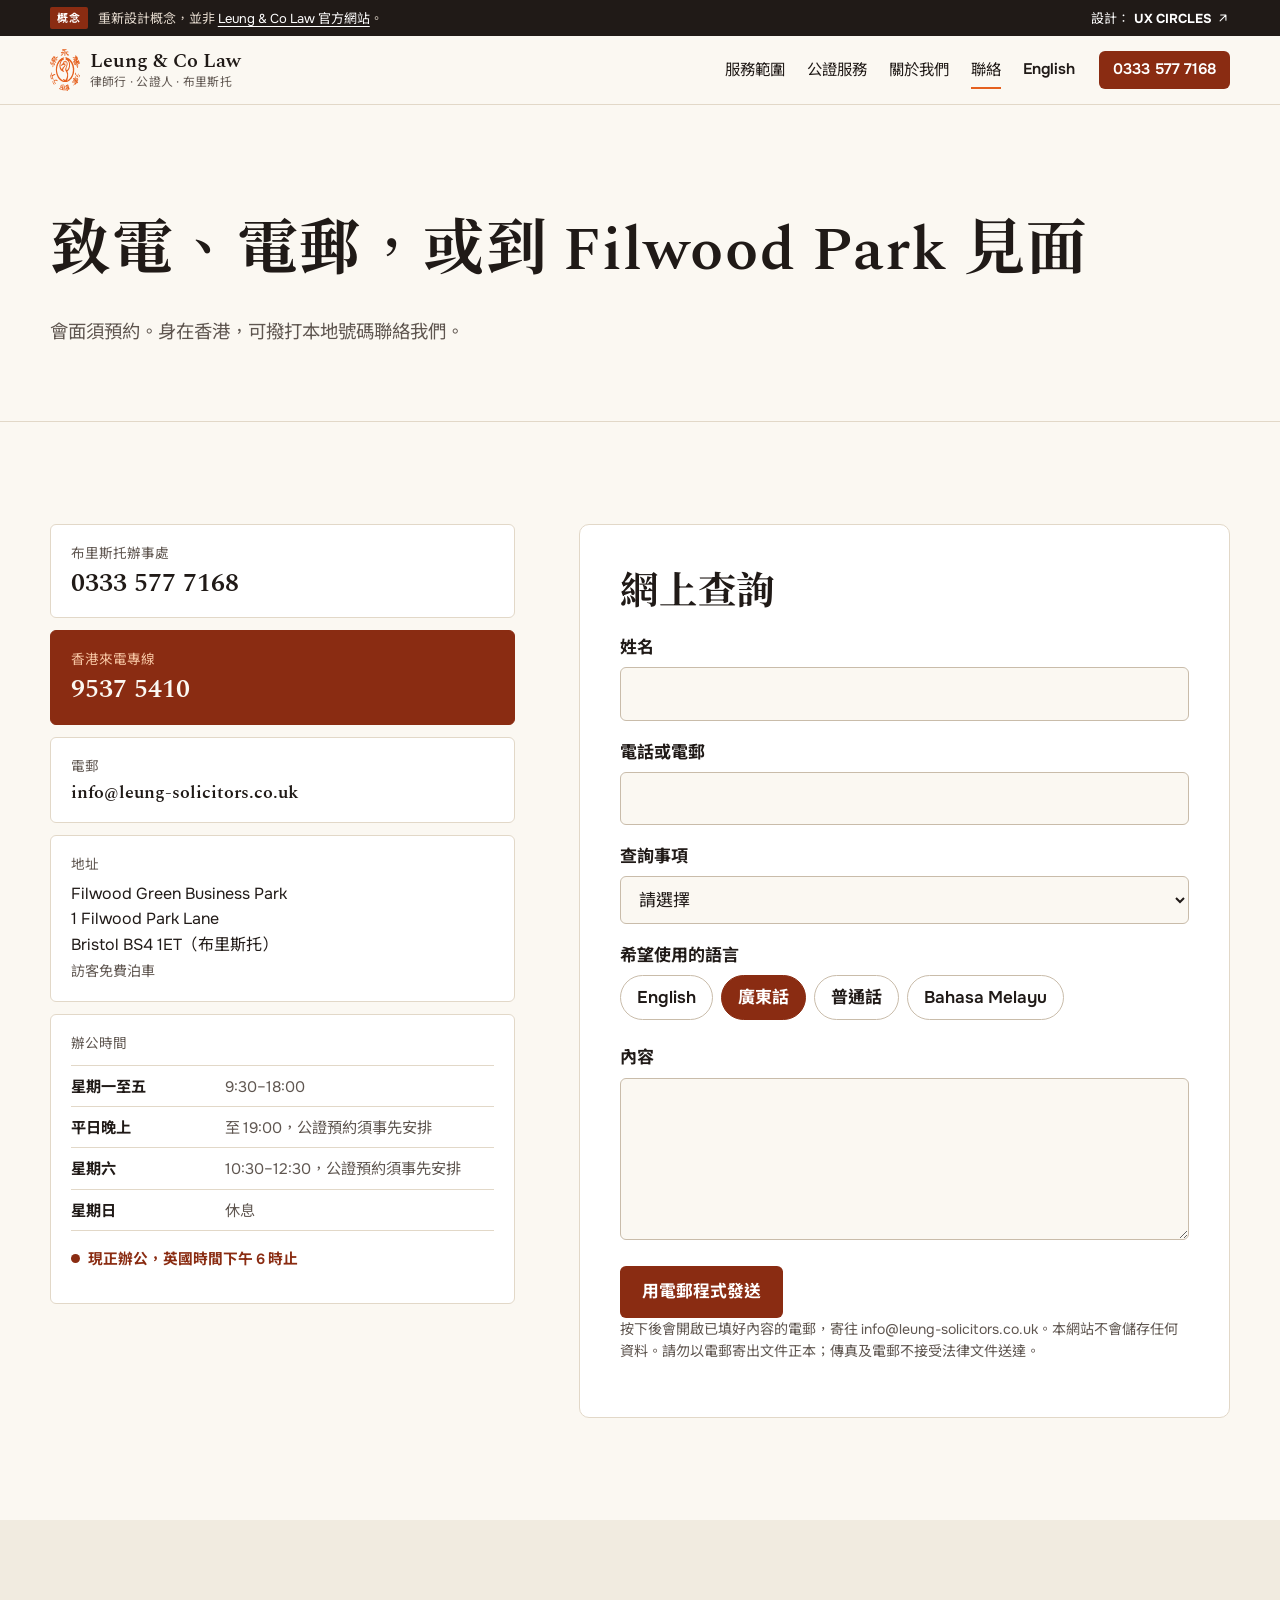
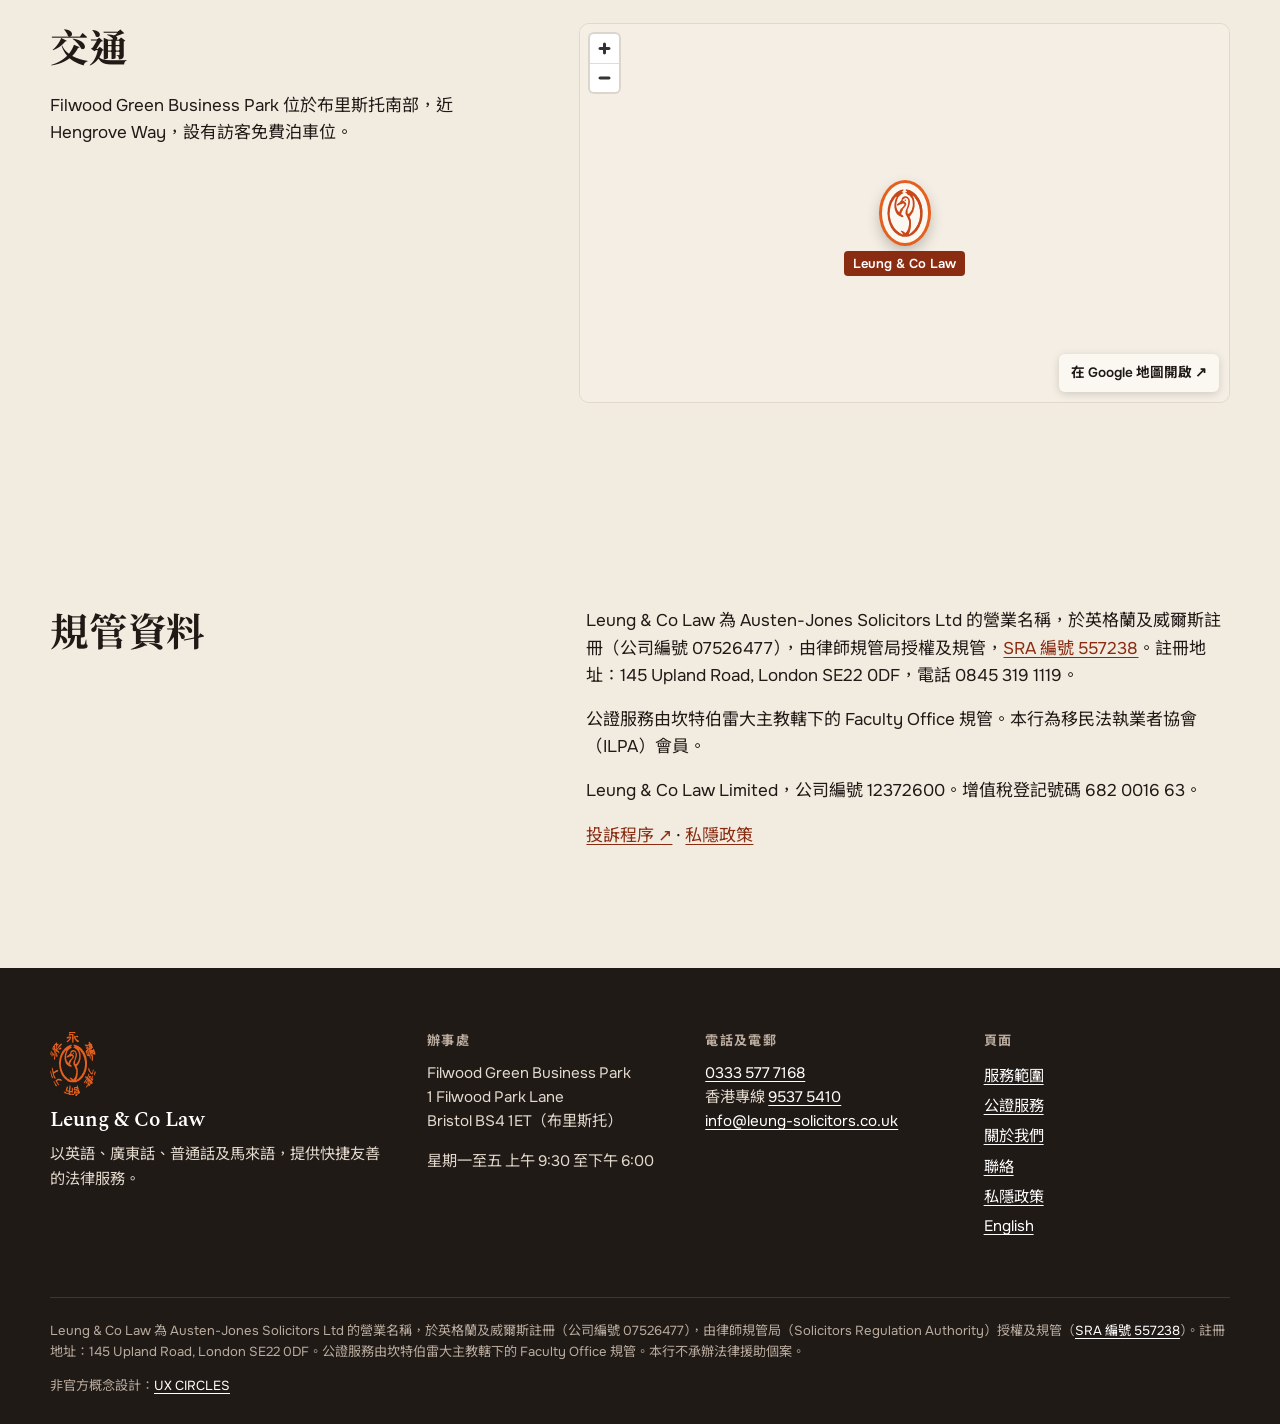
<file: zh/contact.html>
<!doctype html>
<html lang="zh-Hant-HK">
<head>
<meta charset="utf-8">
<meta name="viewport" content="width=device-width, initial-scale=1">
<meta name="robots" content="noindex, nofollow">
<title>聯絡我們｜Leung &amp; Co Law</title>
<meta name="description" content="電話、香港專線、電郵、地址及辦公時間。">
<link rel="alternate" hreflang="en-GB" href="https://uxcircles.github.io/leung-solicitors/contact.html">
<link rel="alternate" hreflang="zh-Hant" href="https://uxcircles.github.io/leung-solicitors/zh/contact.html">
<link rel="icon" href="../assets/img/favicon.svg?v=13" type="image/svg+xml">
<meta name="theme-color" content="#8a2c12">
<link rel="preload" href="../assets/fonts/chiron-sung-hk-700.woff2" as="font" type="font/woff2" crossorigin><link rel="preload" href="../assets/fonts/chiron-hei-hk-400.woff2" as="font" type="font/woff2" crossorigin>
<link rel="stylesheet" href="../assets/site.css?v=13">
</head>
<body class="lang-zh page-contact">
<a class="skip" href="#main">跳到內容</a>
<div class="concept-bar" role="note">
  <div class="wrap concept-inner">
    <p><span class="concept-tag">概念</span><span class="concept-long">重新設計概念，並非 <a href="http://leung-solicitors.co.uk/" target="_blank" rel="noopener">Leung &amp; Co Law 官方網站</a>。</span></p>
    <a href="https://ux-circles.com/professionals" target="_blank" rel="noopener"><span class="concept-by">設計：</span><strong>UX CIRCLES</strong> <svg viewBox="0 0 24 24" aria-hidden="true"><path d="M7 17 17 7M8 7h9v9"/></svg></a>
  </div>
</div>
<header class="site-head">
  <div class="wrap head-row">
    <a class="brand" href="../zh/"><svg class="brand-seal" viewBox="0 0 126 177" aria-hidden="true"><use href="../assets/img/seal.svg?v=13#s"/></svg><span class="brand-name">Leung &amp; Co Law<small>律師行 · 公證人 · 布里斯托</small></span></a>
    <nav class="nav" id="nav" aria-label="主選單">
      <a href="../zh/services.html">服務範圍</a><a href="../zh/notary.html">公證服務</a><a href="../zh/about.html">關於我們</a><a href="../zh/contact.html" aria-current="page">聯絡</a>
      <a class="lang-switch" href="../contact.html" lang="en">English</a>
    </nav>
    <a class="head-call" href="tel:+443335777168">0333 577 7168</a>
    <button class="menu-btn" aria-expanded="false" aria-controls="nav"><span></span><span class="sr">選單</span></button>
  </div>
</header>
<main id="main">
<div class="page-head">
  <div class="wrap">
    <h1>致電、電郵，或到 Filwood Park 見面</h1>
    <p class="lede">會面須預約。身在香港，可撥打本地號碼聯絡我們。</p>
  </div>
</div>

<section class="sec">
  <div class="wrap contact-grid">
    <div class="contact-cards">
      <a class="ccard" href="tel:+443335777168"><span class="ck">布里斯托辦事處</span><span class="cv">0333 577 7168</span></a>
      <a class="ccard ccard-seal" href="tel:+85295375410"><span class="ck">香港來電專線</span><span class="cv">9537 5410</span></a>
      <a class="ccard" href="mailto:info@leung-solicitors.co.uk"><span class="ck">電郵</span><span class="cv cv-sm">info@leung-solicitors.co.uk</span></a>
      <div class="ccard ccard-plain"><span class="ck">地址</span><address>Filwood Green Business Park<br>1 Filwood Park Lane<br>Bristol BS4 1ET（布里斯托）</address><span class="small">訪客免費泊車</span></div>
      <div class="ccard ccard-plain"><span class="ck">辦公時間</span><dl class="hours">
  <div><dt>星期一至五</dt><dd>9:30–18:00</dd></div>
  <div><dt>平日晚上</dt><dd>至 19:00，公證預約須事先安排</dd></div>
  <div><dt>星期六</dt><dd>10:30–12:30，公證預約須事先安排</dd></div>
  <div><dt>星期日</dt><dd>休息</dd></div>
</dl>
<p class="open-now" data-open-now hidden></p></div>
    </div>
    <form class="enquiry" id="enquiry" novalidate>
      <h2>網上查詢</h2>
      <div class="field"><label for="f-name">姓名</label><input id="f-name" name="name" autocomplete="name" required></div>
      <div class="field"><label for="f-contact">電話或電郵</label><input id="f-contact" name="contact" autocomplete="email" required></div>
      <div class="field"><label for="f-matter">查詢事項</label><select id="f-matter" name="matter" required><option value="" disabled selected>請選擇</option><option value="immigration">移民及國籍</option><option value="conveyancing">住宅物業轉讓</option><option value="business">小型企業或商業物業</option><option value="probate">遺囑及遺產承辦</option><option value="licensing">商業牌照</option><option value="notary">公證服務</option><option value="family">家庭事務或慈善機構</option><option value="other">其他</option></select></div>
      <fieldset class="field"><legend>希望使用的語言</legend>
        <div class="chips">
          <label class="chip"><input type="radio" name="lang" value="English"><span>English</span></label><label class="chip"><input type="radio" name="lang" value="廣東話" checked><span>廣東話</span></label><label class="chip"><input type="radio" name="lang" value="普通話"><span>普通話</span></label><label class="chip"><input type="radio" name="lang" value="Bahasa Melayu"><span>Bahasa Melayu</span></label>
        </div>
      </fieldset>
      <div class="field"><label for="f-msg">內容</label><textarea id="f-msg" name="message" rows="5" required></textarea></div>
      <p class="form-err" role="alert" hidden></p>
      <button class="btn btn-seal" type="submit">用電郵程式發送</button>
      <p class="small">按下後會開啟已填好內容的電郵，寄往 info@leung-solicitors.co.uk。本網站不會儲存任何資料。請勿以電郵寄出文件正本；傳真及電郵不接受法律文件送達。</p>
    </form>
  </div>
</section>

<section class="sec visit">
  <div class="wrap visit-grid visit-map-only">
    <div>
      <h2>交通</h2>
      <p>Filwood Green Business Park 位於布里斯托南部，近 Hengrove Way，設有訪客免費泊車位。</p>
    </div>
    <div class="map" data-map>
  <div class="map-sketch" aria-hidden="true">
    <svg viewBox="0 0 400 300" preserveAspectRatio="xMidYMid slice"><rect width="400" height="300" fill="#efe7da"/>
    <path d="M-10 210 C 90 190 180 205 410 160" stroke="#fff" stroke-width="16" fill="none"/>
    <path d="M150 -10 C 160 90 190 170 205 310" stroke="#fff" stroke-width="10" fill="none"/>
    <rect x="215" y="105" width="70" height="40" rx="4" fill="#e3d8c6"/><rect x="120" y="230" width="60" height="45" rx="4" fill="#dde6cf"/></svg>
  </div>
  <script type="application/json" id="map-data">{"home": [-2.58515, 51.42003], "mark": "../assets/img/favicon.svg?v=13", "label": "Leung &amp; Co Law", "routes": []}</script>
  <a class="map-open" href="https://www.google.com/maps/search/?api=1&query=Filwood+Green+Business+Park+1+Filwood+Park+Lane+Bristol+BS4+1ET">在 Google 地圖開啟 ↗</a>
  <span class="sr">Filwood Green Business Park, 1 Filwood Park Lane, Bristol BS4 1ET（布里斯托）</span>
</div>
  </div>
</section>

<section class="sec sec-tint">
  <div class="wrap two">
    <div class="two-head"><h2>規管資料</h2></div>
    <div class="prose small-prose">
      <p>Leung &amp; Co Law 為 Austen-Jones Solicitors Ltd 的營業名稱，於英格蘭及威爾斯註冊（公司編號 07526477），由律師規管局授權及規管，<a href="https://www.sra.org.uk/consumers/register/organisation/?sraNumber=557238">SRA 編號 557238</a>。註冊地址：145 Upland Road, London SE22 0DF，電話 0845 319 1119。</p>
      <p>公證服務由坎特伯雷大主教轄下的 Faculty Office 規管。本行為移民法執業者協會（ILPA）會員。</p>
      <p>Leung &amp; Co Law Limited，公司編號 12372600。增值稅登記號碼 682 0016 63。</p>
      <p><a href="https://www.austenjonessolicitors.co.uk/complaints-procedure/">投訴程序 ↗</a> · <a href="../zh/privacy.html">私隱政策</a></p>
    </div>
  </div>
</section>
</main>
<footer class="site-foot">
  <div class="wrap foot-grid">
    <div class="foot-brand">
      <svg class="foot-seal" viewBox="0 0 126 177" aria-hidden="true"><use href="../assets/img/seal.svg?v=13#s"/></svg>
      <p class="foot-name">Leung &amp; Co Law</p>
      <p>以英語、廣東話、普通話及馬來語，提供快捷友善的法律服務。</p>
    </div>
    <div>
      <h2 class="foot-h">辦事處</h2>
      <p>Filwood Green Business Park<br>1 Filwood Park Lane<br>Bristol BS4 1ET（布里斯托）</p>
      <p>星期一至五 上午 9:30 至下午 6:00</p>
    </div>
    <div>
      <h2 class="foot-h">電話及電郵</h2>
      <p><a href="tel:+443335777168">0333 577 7168</a><br>
      香港專線 <a href="tel:+85295375410">9537 5410</a><br>
      <a href="mailto:info@leung-solicitors.co.uk">info@leung-solicitors.co.uk</a></p>
    </div>
    <div>
      <h2 class="foot-h">頁面</h2>
      <p class="foot-links"><a href="../zh/services.html">服務範圍</a><a href="../zh/notary.html">公證服務</a><a href="../zh/about.html">關於我們</a><a href="../zh/contact.html">聯絡</a><a href="../zh/privacy.html">私隱政策</a><a href="../" lang="en">English</a></p>
    </div>
  </div>
  <div class="wrap foot-legal">
    <p>Leung &amp; Co Law 為 Austen-Jones Solicitors Ltd 的營業名稱，於英格蘭及威爾斯註冊（公司編號 07526477），由律師規管局（Solicitors Regulation Authority）授權及規管（<a href="https://www.sra.org.uk/consumers/register/organisation/?sraNumber=557238">SRA 編號 557238</a>）。註冊地址：145 Upland Road, London SE22 0DF。公證服務由坎特伯雷大主教轄下的 Faculty Office 規管。本行不承辦法律援助個案。</p>
    <p class="foot-concept">非官方概念設計：<a href="https://ux-circles.com/professionals" target="_blank" rel="noopener">UX CIRCLES</a></p>
  </div>
</footer>
<nav class="mbar" aria-label="快速聯絡">
  <a href="tel:+443335777168"><span class="mb-k">致電</span><span class="mb-v">Bristol</span></a>
  <a href="tel:+85295375410"><span class="mb-k">香港專線</span><span class="mb-v">9537 5410</span></a>
  <a href="../zh/contact.html#enquiry"><span class="mb-k">查詢</span><span class="mb-v">電郵</span></a>
</nav>
<script src="../assets/site.js?v=13" defer></script>
</body>
</html>
</file>
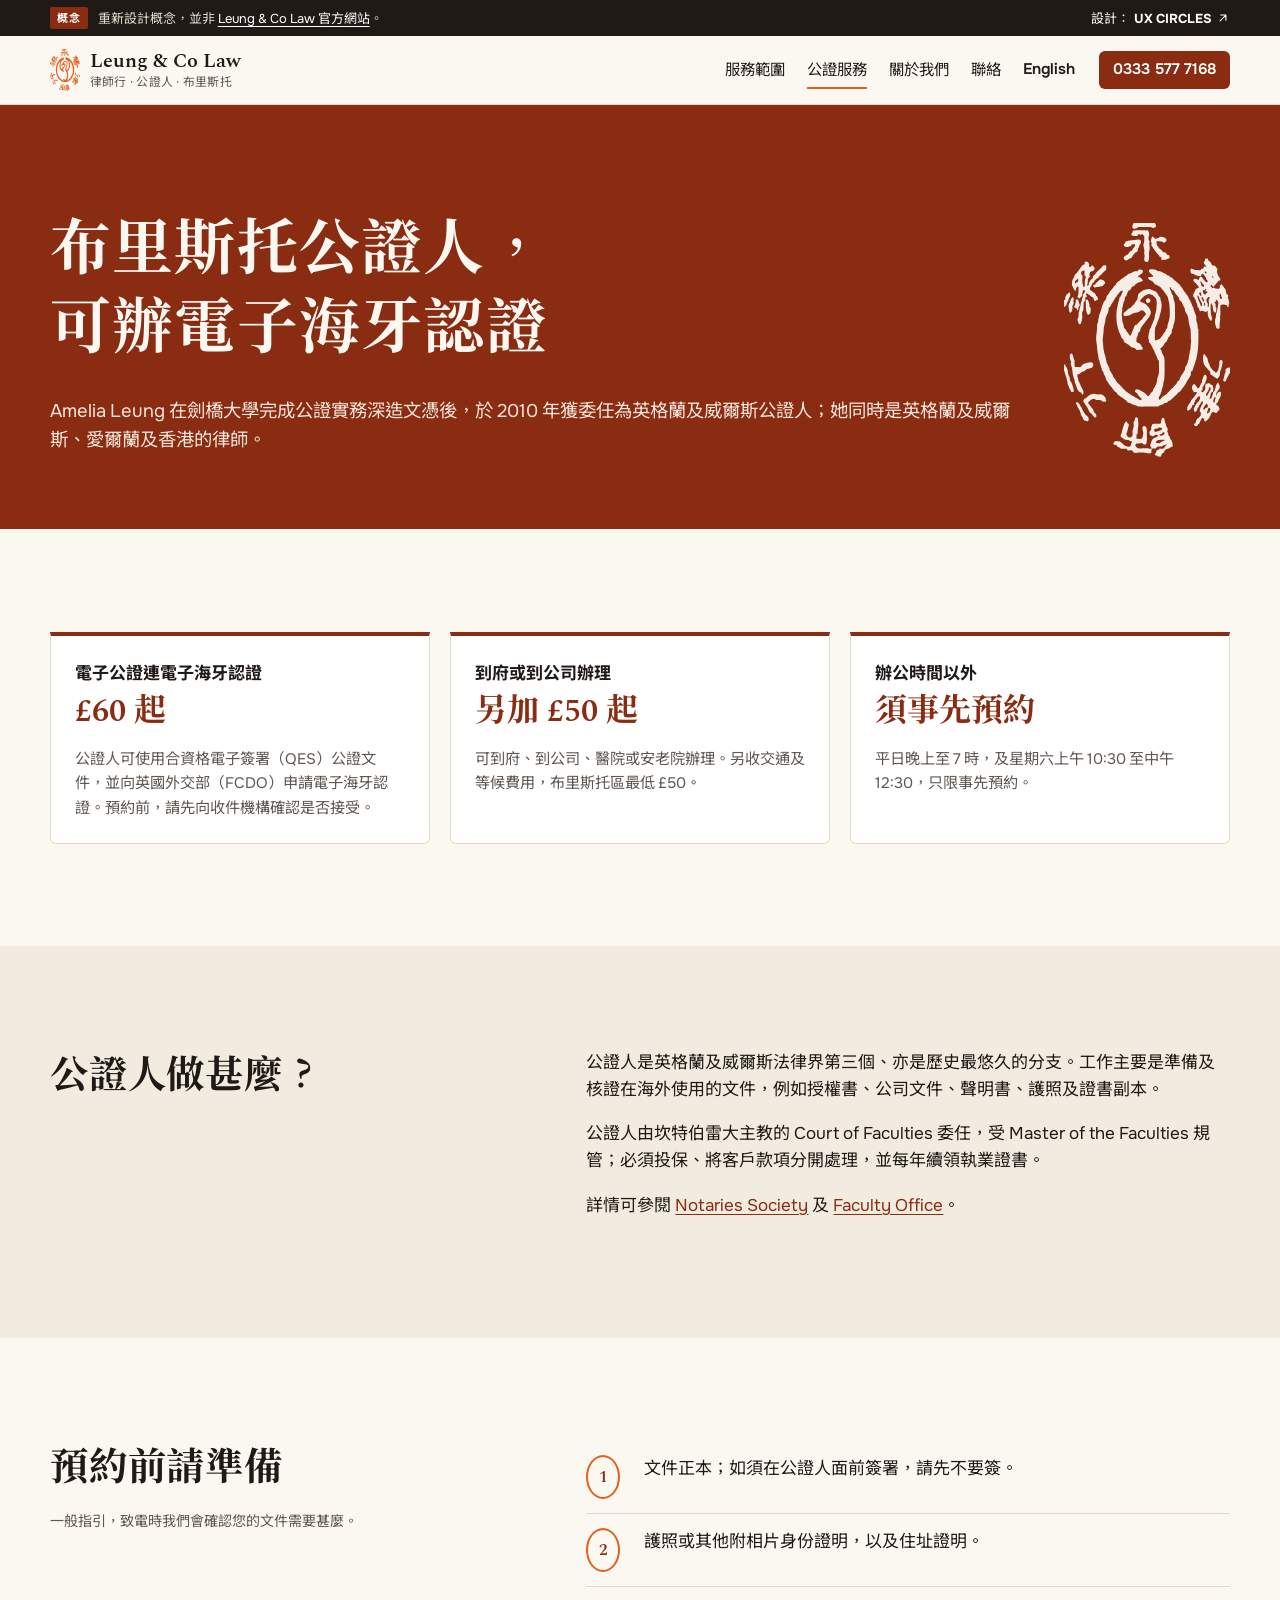
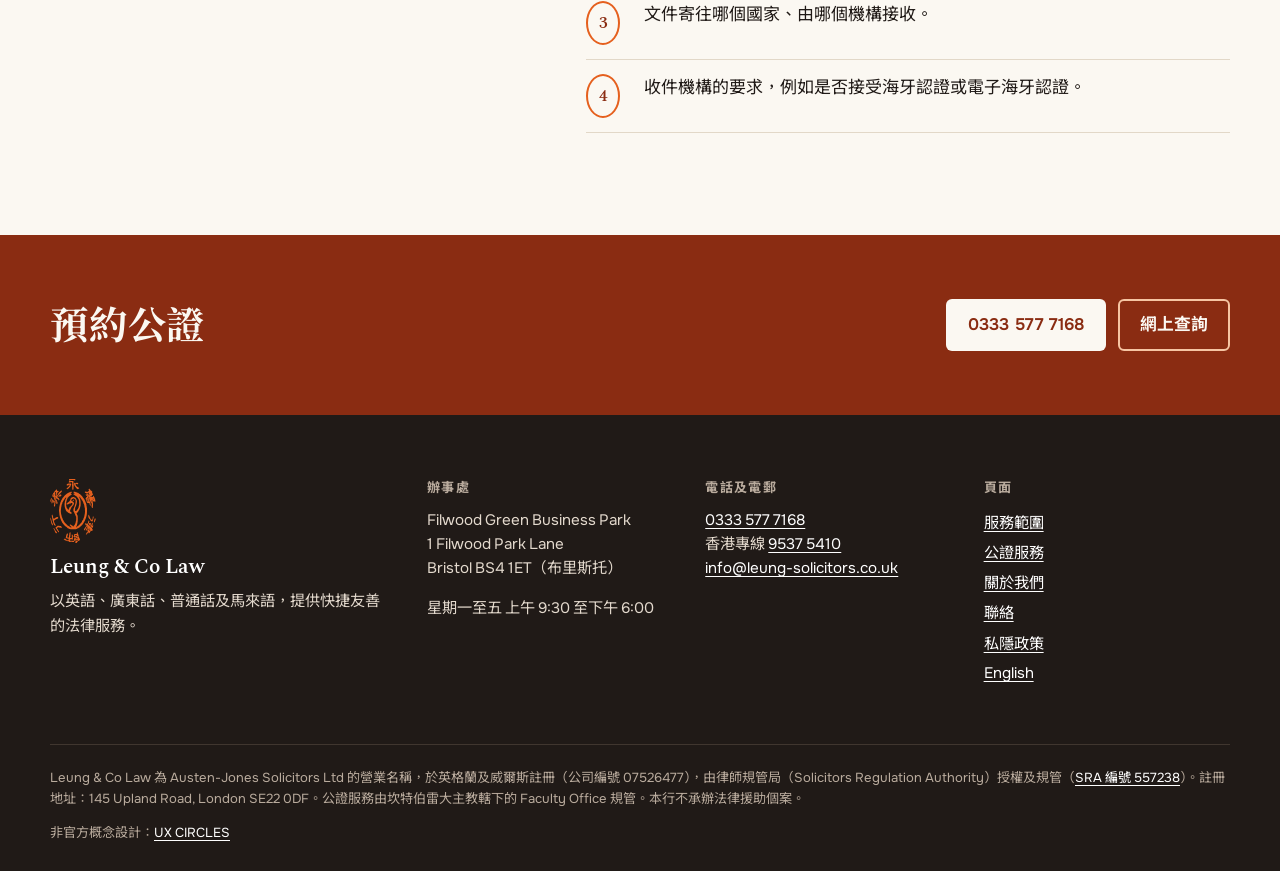
<file: zh/notary.html>
<!doctype html>
<html lang="zh-Hant-HK">
<head>
<meta charset="utf-8">
<meta name="viewport" content="width=device-width, initial-scale=1">
<meta name="robots" content="noindex, nofollow">
<title>布里斯托公證人｜Leung &amp; Co Law</title>
<meta name="description" content="電子公證連電子海牙認證 £60 起；可到府辦理。">
<link rel="alternate" hreflang="en-GB" href="https://uxcircles.github.io/leung-solicitors/notary.html">
<link rel="alternate" hreflang="zh-Hant" href="https://uxcircles.github.io/leung-solicitors/zh/notary.html">
<link rel="icon" href="../assets/img/favicon.svg?v=13" type="image/svg+xml">
<meta name="theme-color" content="#8a2c12">
<link rel="preload" href="../assets/fonts/chiron-sung-hk-700.woff2" as="font" type="font/woff2" crossorigin><link rel="preload" href="../assets/fonts/chiron-hei-hk-400.woff2" as="font" type="font/woff2" crossorigin>
<link rel="stylesheet" href="../assets/site.css?v=13">
</head>
<body class="lang-zh page-notary">
<a class="skip" href="#main">跳到內容</a>
<div class="concept-bar" role="note">
  <div class="wrap concept-inner">
    <p><span class="concept-tag">概念</span><span class="concept-long">重新設計概念，並非 <a href="http://leung-solicitors.co.uk/" target="_blank" rel="noopener">Leung &amp; Co Law 官方網站</a>。</span></p>
    <a href="https://ux-circles.com/professionals" target="_blank" rel="noopener"><span class="concept-by">設計：</span><strong>UX CIRCLES</strong> <svg viewBox="0 0 24 24" aria-hidden="true"><path d="M7 17 17 7M8 7h9v9"/></svg></a>
  </div>
</div>
<header class="site-head">
  <div class="wrap head-row">
    <a class="brand" href="../zh/"><svg class="brand-seal" viewBox="0 0 126 177" aria-hidden="true"><use href="../assets/img/seal.svg?v=13#s"/></svg><span class="brand-name">Leung &amp; Co Law<small>律師行 · 公證人 · 布里斯托</small></span></a>
    <nav class="nav" id="nav" aria-label="主選單">
      <a href="../zh/services.html">服務範圍</a><a href="../zh/notary.html" aria-current="page">公證服務</a><a href="../zh/about.html">關於我們</a><a href="../zh/contact.html">聯絡</a>
      <a class="lang-switch" href="../notary.html" lang="en">English</a>
    </nav>
    <a class="head-call" href="tel:+443335777168">0333 577 7168</a>
    <button class="menu-btn" aria-expanded="false" aria-controls="nav"><span></span><span class="sr">選單</span></button>
  </div>
</header>
<main id="main">
<div class="page-head page-head-seal">
  <div class="wrap ph-grid">
    <div>
      <h1>布里斯托公證人，可辦電子海牙認證</h1>
      <p class="lede">Amelia Leung 在劍橋大學完成公證實務深造文憑後，於 2010 年獲委任為英格蘭及威爾斯公證人；她同時是英格蘭及威爾斯、愛爾蘭及香港的律師。</p>
    </div>
    <svg class="ph-seal" viewBox="0 0 126 177" aria-hidden="true"><use href="../assets/img/seal.svg?v=13#s"/></svg>
  </div>
</div>

<section class="sec">
  <div class="wrap fee-row">
    <div class="fee">
      <p class="fee-k">電子公證連電子海牙認證</p>
      <p class="fee-v">£60 起</p>
      <p>公證人可使用合資格電子簽署（QES）公證文件，並向英國外交部（FCDO）申請電子海牙認證。預約前，請先向收件機構確認是否接受。</p>
    </div>
    <div class="fee">
      <p class="fee-k">到府或到公司辦理</p>
      <p class="fee-v">另加 £50 起</p>
      <p>可到府、到公司、醫院或安老院辦理。另收交通及等候費用，布里斯托區最低 £50。</p>
    </div>
    <div class="fee">
      <p class="fee-k">辦公時間以外</p>
      <p class="fee-v">須事先預約</p>
      <p>平日晚上至 7 時，及星期六上午 10:30 至中午 12:30，只限事先預約。</p>
    </div>
  </div>
</section>

<section class="sec sec-tint">
  <div class="wrap two">
    <div class="two-head"><h2>公證人做甚麼？</h2></div>
    <div class="prose">
      <p>公證人是英格蘭及威爾斯法律界第三個、亦是歷史最悠久的分支。工作主要是準備及核證在海外使用的文件，例如授權書、公司文件、聲明書、護照及證書副本。</p>
      <p>公證人由坎特伯雷大主教的 Court of Faculties 委任，受 Master of the Faculties 規管；必須投保、將客戶款項分開處理，並每年續領執業證書。</p>
      <p>詳情可參閱 <a href="https://www.thenotariessociety.org.uk/">Notaries Society</a> 及 <a href="https://www.facultyoffice.org.uk/">Faculty Office</a>。</p>
    </div>
  </div>
</section>

<section class="sec">
  <div class="wrap two">
    <div class="two-head"><h2>預約前請準備</h2><p class="small">一般指引，致電時我們會確認您的文件需要甚麼。</p></div>
    <ol class="steps">
      <li>文件正本；如須在公證人面前簽署，請先不要簽。</li>
      <li>護照或其他附相片身份證明，以及住址證明。</li>
      <li>文件寄往哪個國家、由哪個機構接收。</li>
      <li>收件機構的要求，例如是否接受海牙認證或電子海牙認證。</li>
    </ol>
  </div>
</section>

<section class="cta-band">
  <div class="wrap cta-row">
    <h2>預約公證</h2>
    <div class="hero-act">
      <a class="btn btn-paper" href="tel:+443335777168">0333 577 7168</a>
      <a class="btn btn-line-light" href="../zh/contact.html?matter=notary#enquiry">網上查詢</a>
    </div>
  </div>
</section>
</main>
<footer class="site-foot">
  <div class="wrap foot-grid">
    <div class="foot-brand">
      <svg class="foot-seal" viewBox="0 0 126 177" aria-hidden="true"><use href="../assets/img/seal.svg?v=13#s"/></svg>
      <p class="foot-name">Leung &amp; Co Law</p>
      <p>以英語、廣東話、普通話及馬來語，提供快捷友善的法律服務。</p>
    </div>
    <div>
      <h2 class="foot-h">辦事處</h2>
      <p>Filwood Green Business Park<br>1 Filwood Park Lane<br>Bristol BS4 1ET（布里斯托）</p>
      <p>星期一至五 上午 9:30 至下午 6:00</p>
    </div>
    <div>
      <h2 class="foot-h">電話及電郵</h2>
      <p><a href="tel:+443335777168">0333 577 7168</a><br>
      香港專線 <a href="tel:+85295375410">9537 5410</a><br>
      <a href="mailto:info@leung-solicitors.co.uk">info@leung-solicitors.co.uk</a></p>
    </div>
    <div>
      <h2 class="foot-h">頁面</h2>
      <p class="foot-links"><a href="../zh/services.html">服務範圍</a><a href="../zh/notary.html">公證服務</a><a href="../zh/about.html">關於我們</a><a href="../zh/contact.html">聯絡</a><a href="../zh/privacy.html">私隱政策</a><a href="../" lang="en">English</a></p>
    </div>
  </div>
  <div class="wrap foot-legal">
    <p>Leung &amp; Co Law 為 Austen-Jones Solicitors Ltd 的營業名稱，於英格蘭及威爾斯註冊（公司編號 07526477），由律師規管局（Solicitors Regulation Authority）授權及規管（<a href="https://www.sra.org.uk/consumers/register/organisation/?sraNumber=557238">SRA 編號 557238</a>）。註冊地址：145 Upland Road, London SE22 0DF。公證服務由坎特伯雷大主教轄下的 Faculty Office 規管。本行不承辦法律援助個案。</p>
    <p class="foot-concept">非官方概念設計：<a href="https://ux-circles.com/professionals" target="_blank" rel="noopener">UX CIRCLES</a></p>
  </div>
</footer>
<nav class="mbar" aria-label="快速聯絡">
  <a href="tel:+443335777168"><span class="mb-k">致電</span><span class="mb-v">Bristol</span></a>
  <a href="tel:+85295375410"><span class="mb-k">香港專線</span><span class="mb-v">9537 5410</span></a>
  <a href="../zh/contact.html#enquiry"><span class="mb-k">查詢</span><span class="mb-v">電郵</span></a>
</nav>
<script src="../assets/site.js?v=13" defer></script>
</body>
</html>
</file>
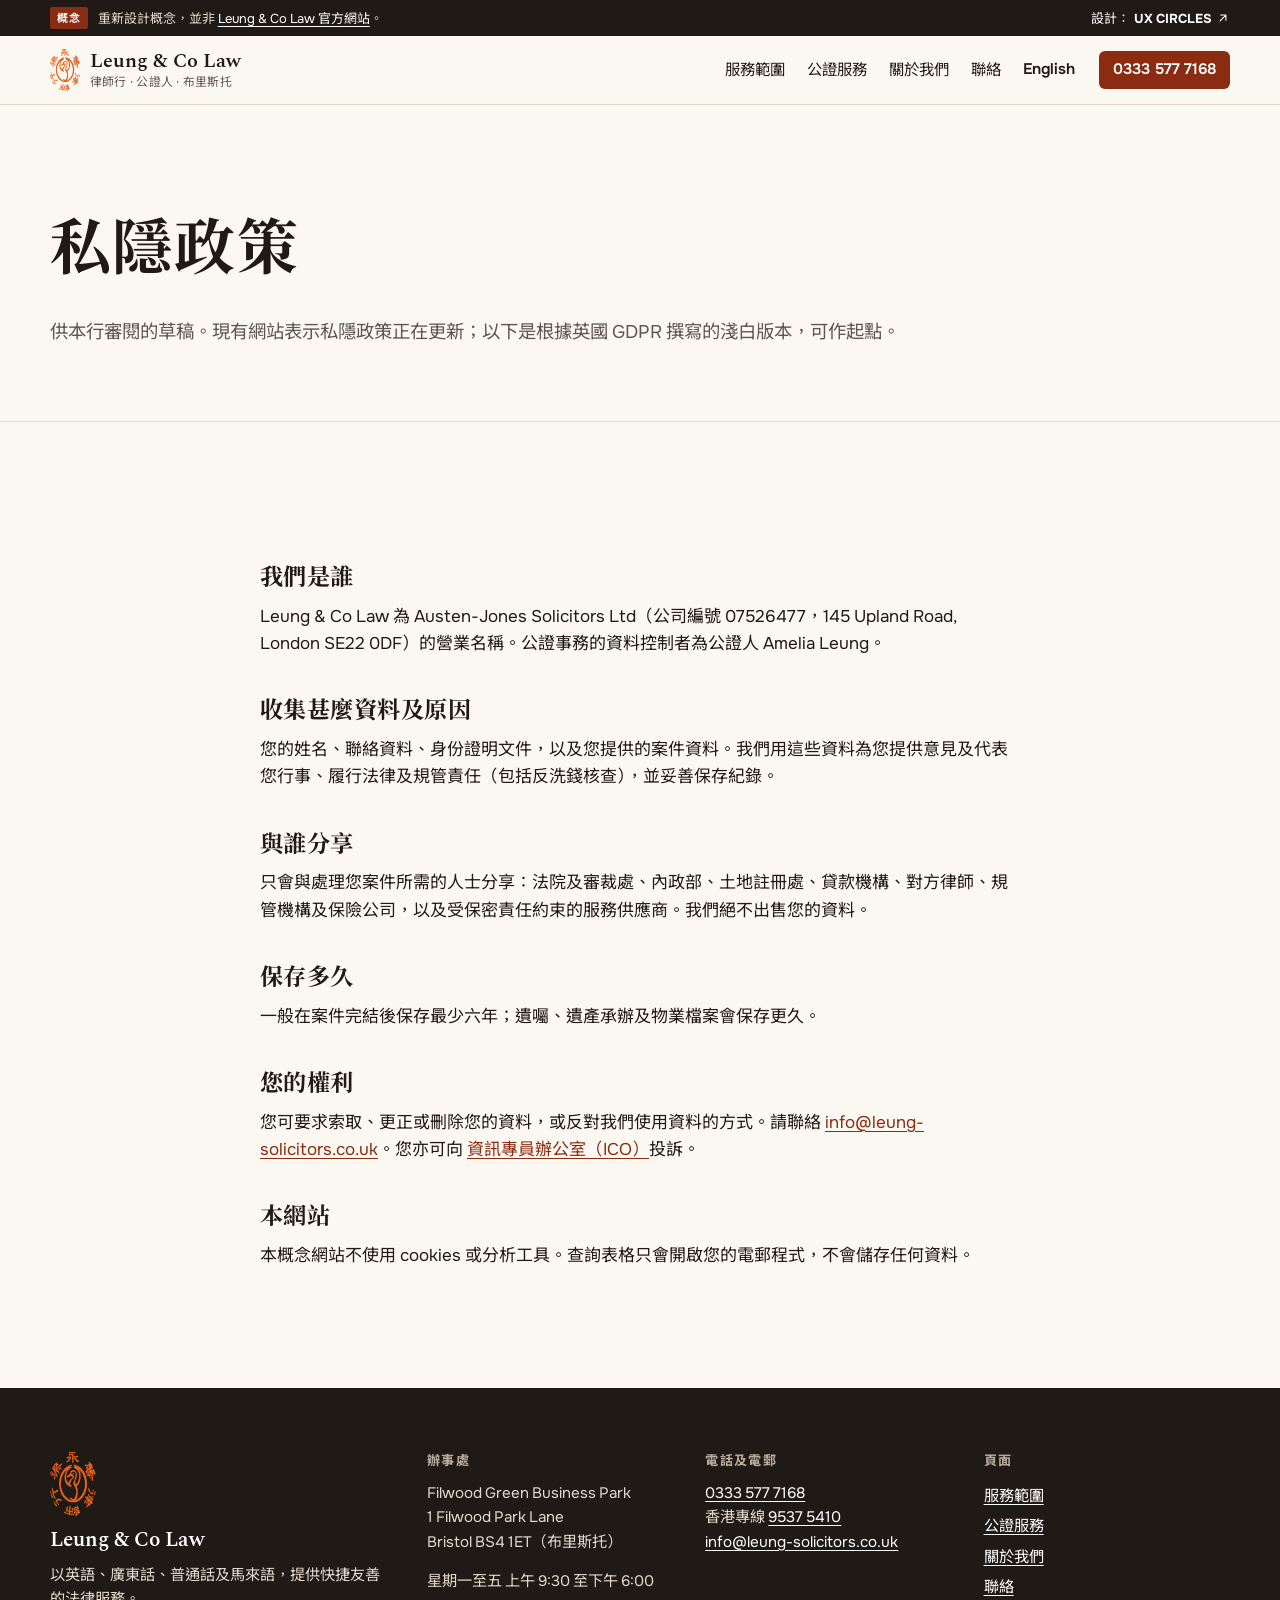
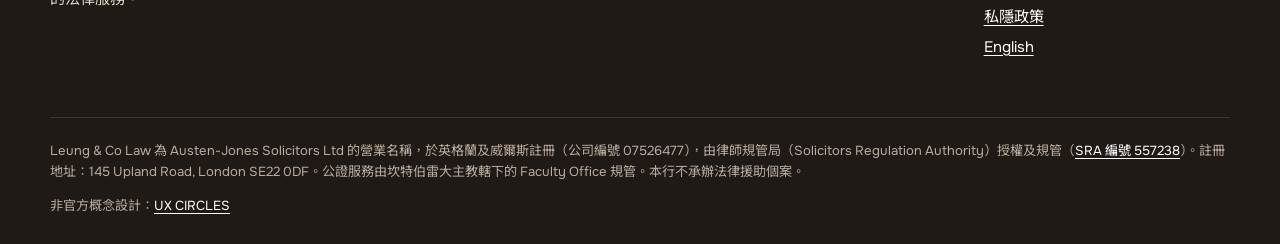
<file: zh/privacy.html>
<!doctype html>
<html lang="zh-Hant-HK">
<head>
<meta charset="utf-8">
<meta name="viewport" content="width=device-width, initial-scale=1">
<meta name="robots" content="noindex, nofollow">
<title>私隱政策｜Leung &amp; Co Law</title>
<meta name="description" content="我們如何使用您的個人資料。">
<link rel="alternate" hreflang="en-GB" href="https://uxcircles.github.io/leung-solicitors/privacy.html">
<link rel="alternate" hreflang="zh-Hant" href="https://uxcircles.github.io/leung-solicitors/zh/privacy.html">
<link rel="icon" href="../assets/img/favicon.svg?v=13" type="image/svg+xml">
<meta name="theme-color" content="#8a2c12">
<link rel="preload" href="../assets/fonts/chiron-sung-hk-700.woff2" as="font" type="font/woff2" crossorigin><link rel="preload" href="../assets/fonts/chiron-hei-hk-400.woff2" as="font" type="font/woff2" crossorigin>
<link rel="stylesheet" href="../assets/site.css?v=13">
</head>
<body class="lang-zh page-privacy">
<a class="skip" href="#main">跳到內容</a>
<div class="concept-bar" role="note">
  <div class="wrap concept-inner">
    <p><span class="concept-tag">概念</span><span class="concept-long">重新設計概念，並非 <a href="http://leung-solicitors.co.uk/" target="_blank" rel="noopener">Leung &amp; Co Law 官方網站</a>。</span></p>
    <a href="https://ux-circles.com/professionals" target="_blank" rel="noopener"><span class="concept-by">設計：</span><strong>UX CIRCLES</strong> <svg viewBox="0 0 24 24" aria-hidden="true"><path d="M7 17 17 7M8 7h9v9"/></svg></a>
  </div>
</div>
<header class="site-head">
  <div class="wrap head-row">
    <a class="brand" href="../zh/"><svg class="brand-seal" viewBox="0 0 126 177" aria-hidden="true"><use href="../assets/img/seal.svg?v=13#s"/></svg><span class="brand-name">Leung &amp; Co Law<small>律師行 · 公證人 · 布里斯托</small></span></a>
    <nav class="nav" id="nav" aria-label="主選單">
      <a href="../zh/services.html">服務範圍</a><a href="../zh/notary.html">公證服務</a><a href="../zh/about.html">關於我們</a><a href="../zh/contact.html">聯絡</a>
      <a class="lang-switch" href="../privacy.html" lang="en">English</a>
    </nav>
    <a class="head-call" href="tel:+443335777168">0333 577 7168</a>
    <button class="menu-btn" aria-expanded="false" aria-controls="nav"><span></span><span class="sr">選單</span></button>
  </div>
</header>
<main id="main">
<div class="page-head">
  <div class="wrap">
    <h1>私隱政策</h1>
    <p class="lede">供本行審閱的草稿。現有網站表示私隱政策正在更新；以下是根據英國 GDPR 撰寫的淺白版本，可作起點。</p>
  </div>
</div>
<section class="sec">
  <div class="wrap prose narrow">
    <h2>我們是誰</h2>
    <p>Leung &amp; Co Law 為 Austen-Jones Solicitors Ltd（公司編號 07526477，145 Upland Road, London SE22 0DF）的營業名稱。公證事務的資料控制者為公證人 Amelia Leung。</p>
    <h2>收集甚麼資料及原因</h2>
    <p>您的姓名、聯絡資料、身份證明文件，以及您提供的案件資料。我們用這些資料為您提供意見及代表您行事、履行法律及規管責任（包括反洗錢核查），並妥善保存紀錄。</p>
    <h2>與誰分享</h2>
    <p>只會與處理您案件所需的人士分享：法院及審裁處、內政部、土地註冊處、貸款機構、對方律師、規管機構及保險公司，以及受保密責任約束的服務供應商。我們絕不出售您的資料。</p>
    <h2>保存多久</h2>
    <p>一般在案件完結後保存最少六年；遺囑、遺產承辦及物業檔案會保存更久。</p>
    <h2>您的權利</h2>
    <p>您可要求索取、更正或刪除您的資料，或反對我們使用資料的方式。請聯絡 <a href="mailto:info@leung-solicitors.co.uk">info@leung-solicitors.co.uk</a>。您亦可向 <a href="https://ico.org.uk/make-a-complaint/">資訊專員辦公室（ICO）</a>投訴。</p>
    <h2>本網站</h2>
    <p>本概念網站不使用 cookies 或分析工具。查詢表格只會開啟您的電郵程式，不會儲存任何資料。</p>
  </div>
</section>
</main>
<footer class="site-foot">
  <div class="wrap foot-grid">
    <div class="foot-brand">
      <svg class="foot-seal" viewBox="0 0 126 177" aria-hidden="true"><use href="../assets/img/seal.svg?v=13#s"/></svg>
      <p class="foot-name">Leung &amp; Co Law</p>
      <p>以英語、廣東話、普通話及馬來語，提供快捷友善的法律服務。</p>
    </div>
    <div>
      <h2 class="foot-h">辦事處</h2>
      <p>Filwood Green Business Park<br>1 Filwood Park Lane<br>Bristol BS4 1ET（布里斯托）</p>
      <p>星期一至五 上午 9:30 至下午 6:00</p>
    </div>
    <div>
      <h2 class="foot-h">電話及電郵</h2>
      <p><a href="tel:+443335777168">0333 577 7168</a><br>
      香港專線 <a href="tel:+85295375410">9537 5410</a><br>
      <a href="mailto:info@leung-solicitors.co.uk">info@leung-solicitors.co.uk</a></p>
    </div>
    <div>
      <h2 class="foot-h">頁面</h2>
      <p class="foot-links"><a href="../zh/services.html">服務範圍</a><a href="../zh/notary.html">公證服務</a><a href="../zh/about.html">關於我們</a><a href="../zh/contact.html">聯絡</a><a href="../zh/privacy.html">私隱政策</a><a href="../" lang="en">English</a></p>
    </div>
  </div>
  <div class="wrap foot-legal">
    <p>Leung &amp; Co Law 為 Austen-Jones Solicitors Ltd 的營業名稱，於英格蘭及威爾斯註冊（公司編號 07526477），由律師規管局（Solicitors Regulation Authority）授權及規管（<a href="https://www.sra.org.uk/consumers/register/organisation/?sraNumber=557238">SRA 編號 557238</a>）。註冊地址：145 Upland Road, London SE22 0DF。公證服務由坎特伯雷大主教轄下的 Faculty Office 規管。本行不承辦法律援助個案。</p>
    <p class="foot-concept">非官方概念設計：<a href="https://ux-circles.com/professionals" target="_blank" rel="noopener">UX CIRCLES</a></p>
  </div>
</footer>
<nav class="mbar" aria-label="快速聯絡">
  <a href="tel:+443335777168"><span class="mb-k">致電</span><span class="mb-v">Bristol</span></a>
  <a href="tel:+85295375410"><span class="mb-k">香港專線</span><span class="mb-v">9537 5410</span></a>
  <a href="../zh/contact.html#enquiry"><span class="mb-k">查詢</span><span class="mb-v">電郵</span></a>
</nav>
<script src="../assets/site.js?v=13" defer></script>
</body>
</html>
</file>
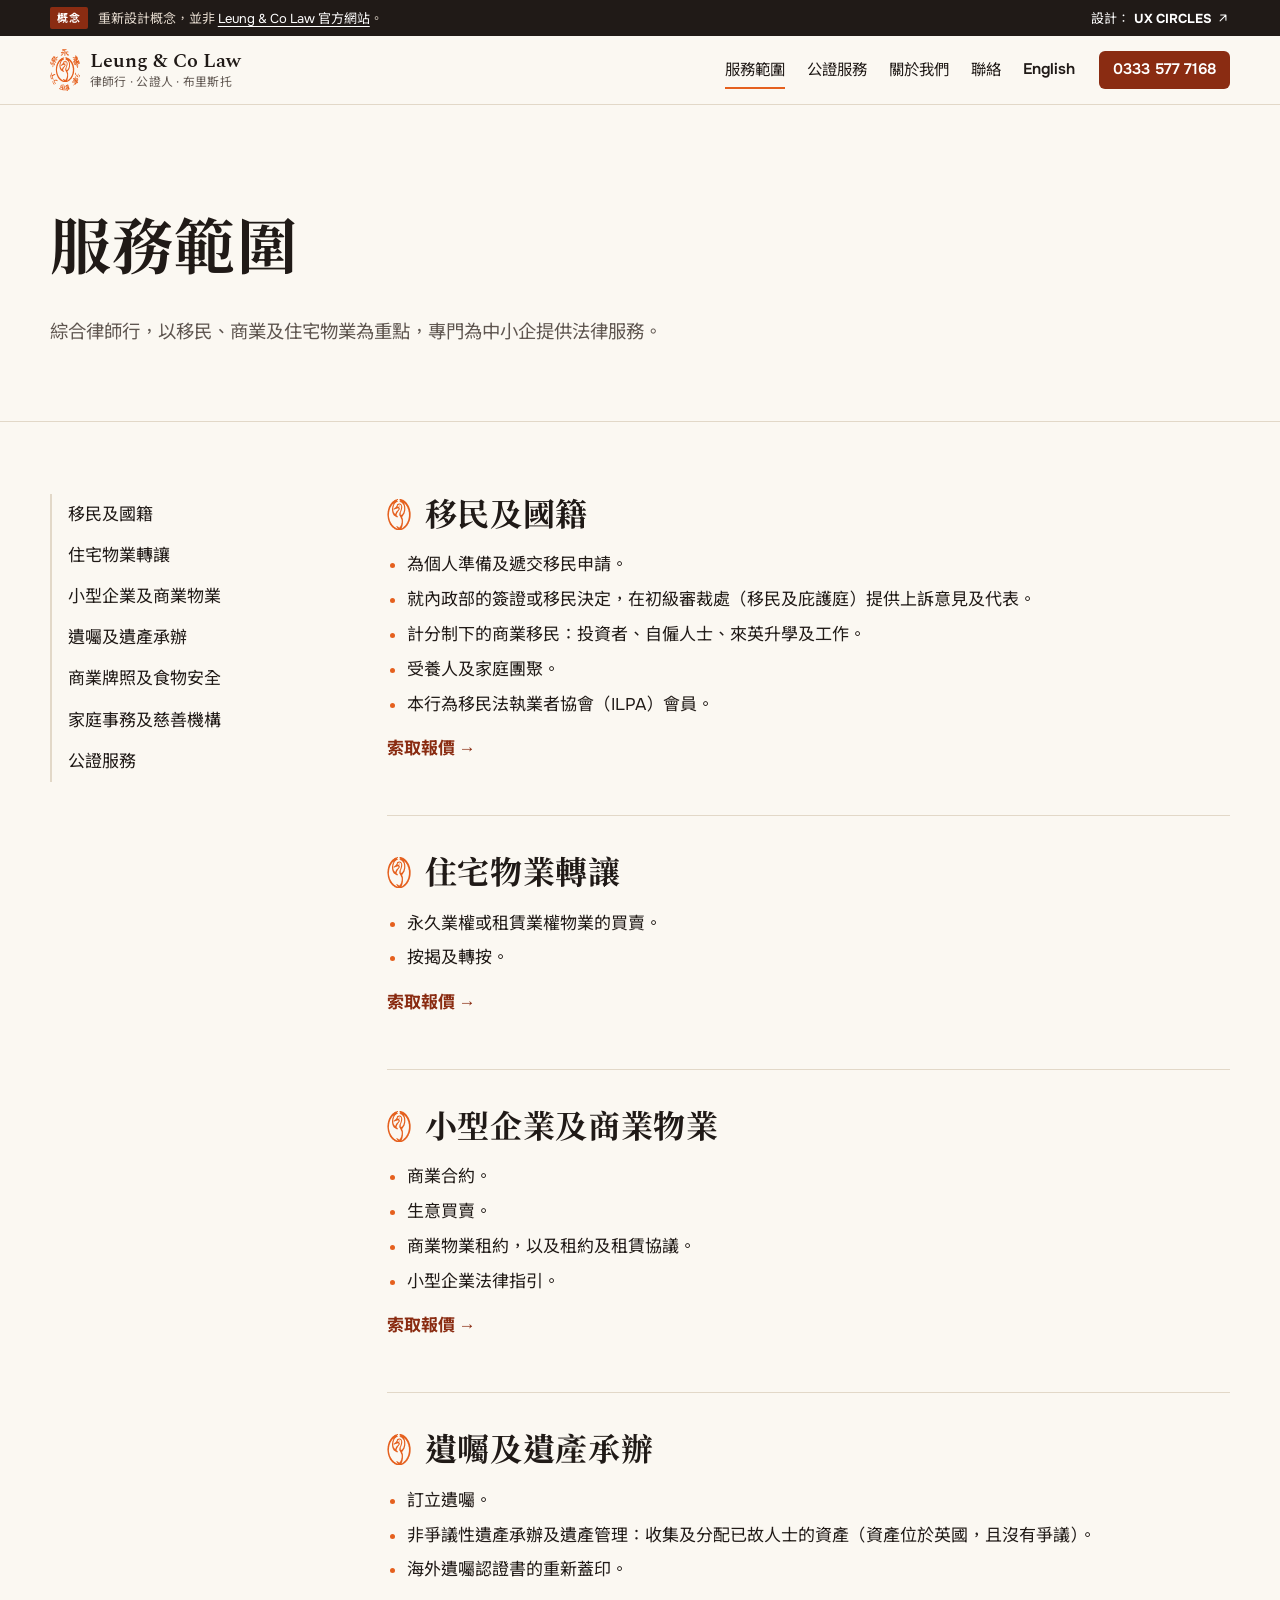
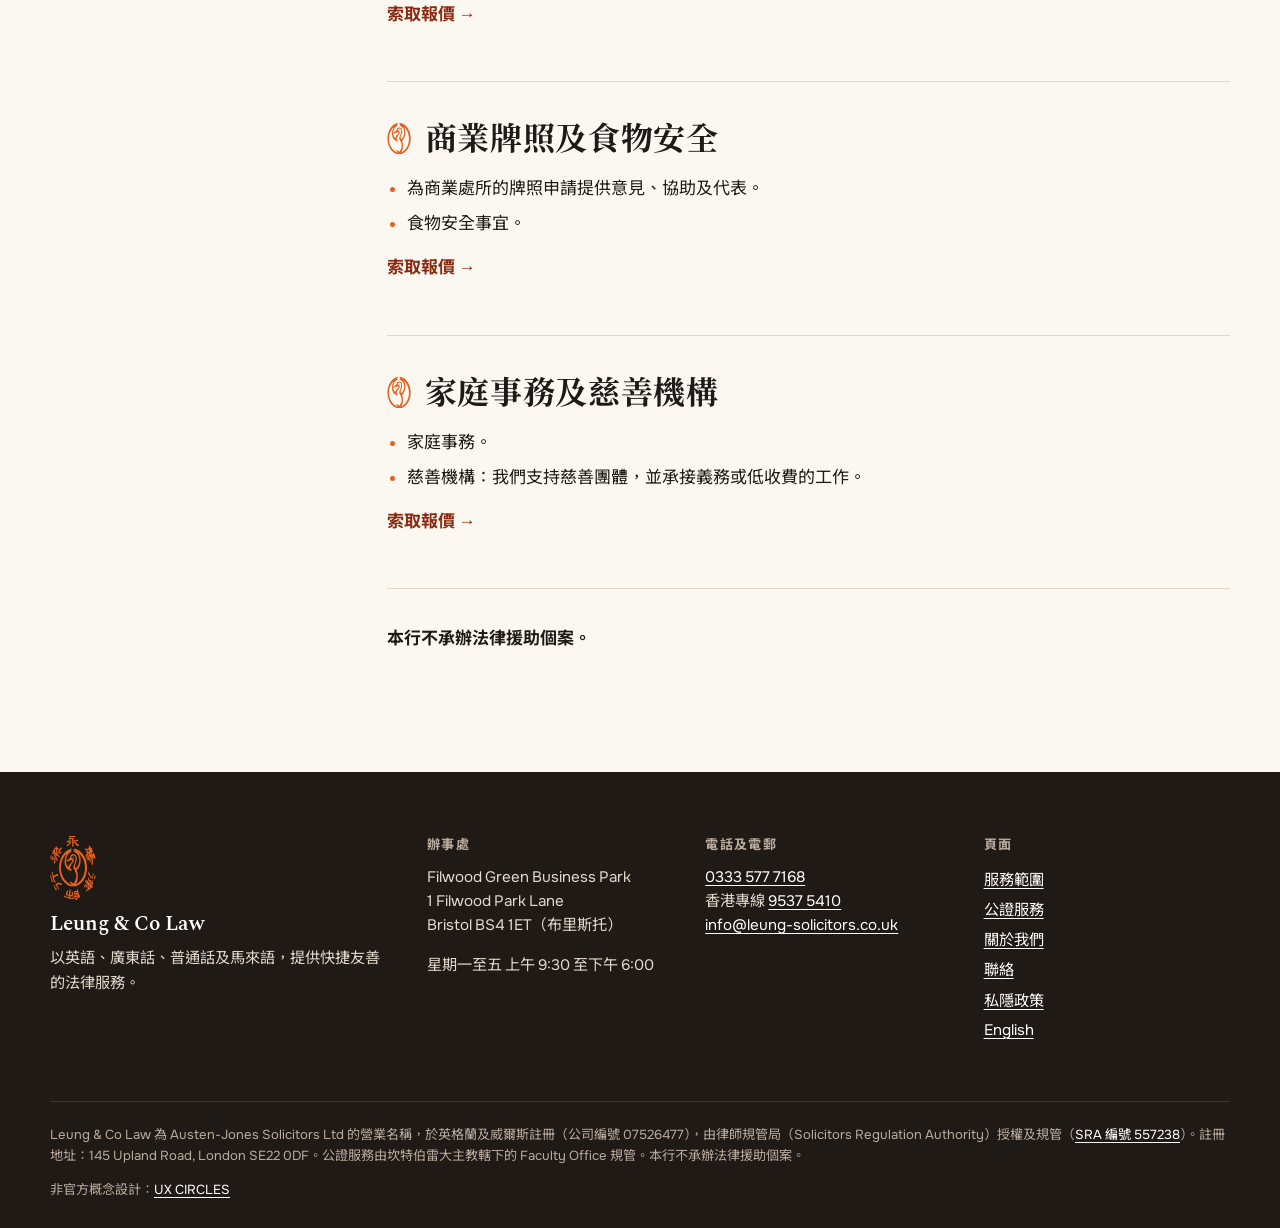
<file: zh/services.html>
<!doctype html>
<html lang="zh-Hant-HK">
<head>
<meta charset="utf-8">
<meta name="viewport" content="width=device-width, initial-scale=1">
<meta name="robots" content="noindex, nofollow">
<title>服務範圍｜Leung &amp; Co Law</title>
<meta name="description" content="移民、物業轉讓、小型企業、遺產承辦及牌照。">
<link rel="alternate" hreflang="en-GB" href="https://uxcircles.github.io/leung-solicitors/services.html">
<link rel="alternate" hreflang="zh-Hant" href="https://uxcircles.github.io/leung-solicitors/zh/services.html">
<link rel="icon" href="../assets/img/favicon.svg?v=13" type="image/svg+xml">
<meta name="theme-color" content="#8a2c12">
<link rel="preload" href="../assets/fonts/chiron-sung-hk-700.woff2" as="font" type="font/woff2" crossorigin><link rel="preload" href="../assets/fonts/chiron-hei-hk-400.woff2" as="font" type="font/woff2" crossorigin>
<link rel="stylesheet" href="../assets/site.css?v=13">
</head>
<body class="lang-zh page-services">
<a class="skip" href="#main">跳到內容</a>
<div class="concept-bar" role="note">
  <div class="wrap concept-inner">
    <p><span class="concept-tag">概念</span><span class="concept-long">重新設計概念，並非 <a href="http://leung-solicitors.co.uk/" target="_blank" rel="noopener">Leung &amp; Co Law 官方網站</a>。</span></p>
    <a href="https://ux-circles.com/professionals" target="_blank" rel="noopener"><span class="concept-by">設計：</span><strong>UX CIRCLES</strong> <svg viewBox="0 0 24 24" aria-hidden="true"><path d="M7 17 17 7M8 7h9v9"/></svg></a>
  </div>
</div>
<header class="site-head">
  <div class="wrap head-row">
    <a class="brand" href="../zh/"><svg class="brand-seal" viewBox="0 0 126 177" aria-hidden="true"><use href="../assets/img/seal.svg?v=13#s"/></svg><span class="brand-name">Leung &amp; Co Law<small>律師行 · 公證人 · 布里斯托</small></span></a>
    <nav class="nav" id="nav" aria-label="主選單">
      <a href="../zh/services.html" aria-current="page">服務範圍</a><a href="../zh/notary.html">公證服務</a><a href="../zh/about.html">關於我們</a><a href="../zh/contact.html">聯絡</a>
      <a class="lang-switch" href="../services.html" lang="en">English</a>
    </nav>
    <a class="head-call" href="tel:+443335777168">0333 577 7168</a>
    <button class="menu-btn" aria-expanded="false" aria-controls="nav"><span></span><span class="sr">選單</span></button>
  </div>
</header>
<main id="main">
<div class="page-head">
  <div class="wrap">
    <h1>服務範圍</h1>
    <p class="lede">綜合律師行，以移民、商業及住宅物業為重點，專門為中小企提供法律服務。</p>
  </div>
</div>
<div class="wrap areas-wrap">
  <nav class="toc" aria-label="本頁內容"><ul><li><a href="#immigration">移民及國籍</a></li><li><a href="#conveyancing">住宅物業轉讓</a></li><li><a href="#business">小型企業及商業物業</a></li><li><a href="#probate">遺囑及遺產承辦</a></li><li><a href="#licensing">商業牌照及食物安全</a></li><li><a href="#family">家庭事務及慈善機構</a></li><li><a href="../zh/notary.html">公證服務</a></li></ul></nav>
  <div class="areas"><section class="area" id="immigration">
      <h2><svg class="area-bird" viewBox="0 0 80 106" aria-hidden="true"><use href="../assets/img/seal.svg?v=13#b"/></svg>移民及國籍</h2>
      <ul><li>為個人準備及遞交移民申請。</li><li>就內政部的簽證或移民決定，在初級審裁處（移民及庇護庭）提供上訴意見及代表。</li><li>計分制下的商業移民：投資者、自僱人士、來英升學及工作。</li><li>受養人及家庭團聚。</li><li>本行為移民法執業者協會（ILPA）會員。</li></ul>
      <p><a class="more" href="../zh/contact.html?matter=immigration#enquiry">索取報價 →</a></p>
    </section><section class="area" id="conveyancing">
      <h2><svg class="area-bird" viewBox="0 0 80 106" aria-hidden="true"><use href="../assets/img/seal.svg?v=13#b"/></svg>住宅物業轉讓</h2>
      <ul><li>永久業權或租賃業權物業的買賣。</li><li>按揭及轉按。</li></ul>
      <p><a class="more" href="../zh/contact.html?matter=conveyancing#enquiry">索取報價 →</a></p>
    </section><section class="area" id="business">
      <h2><svg class="area-bird" viewBox="0 0 80 106" aria-hidden="true"><use href="../assets/img/seal.svg?v=13#b"/></svg>小型企業及商業物業</h2>
      <ul><li>商業合約。</li><li>生意買賣。</li><li>商業物業租約，以及租約及租賃協議。</li><li>小型企業法律指引。</li></ul>
      <p><a class="more" href="../zh/contact.html?matter=business#enquiry">索取報價 →</a></p>
    </section><section class="area" id="probate">
      <h2><svg class="area-bird" viewBox="0 0 80 106" aria-hidden="true"><use href="../assets/img/seal.svg?v=13#b"/></svg>遺囑及遺產承辦</h2>
      <ul><li>訂立遺囑。</li><li>非爭議性遺產承辦及遺產管理：收集及分配已故人士的資產（資產位於英國，且沒有爭議）。</li><li>海外遺囑認證書的重新蓋印。</li></ul>
      <p><a class="more" href="../zh/contact.html?matter=probate#enquiry">索取報價 →</a></p>
    </section><section class="area" id="licensing">
      <h2><svg class="area-bird" viewBox="0 0 80 106" aria-hidden="true"><use href="../assets/img/seal.svg?v=13#b"/></svg>商業牌照及食物安全</h2>
      <ul><li>為商業處所的牌照申請提供意見、協助及代表。</li><li>食物安全事宜。</li></ul>
      <p><a class="more" href="../zh/contact.html?matter=licensing#enquiry">索取報價 →</a></p>
    </section><section class="area" id="family">
      <h2><svg class="area-bird" viewBox="0 0 80 106" aria-hidden="true"><use href="../assets/img/seal.svg?v=13#b"/></svg>家庭事務及慈善機構</h2>
      <ul><li>家庭事務。</li><li>慈善機構：我們支持慈善團體，並承接義務或低收費的工作。</li></ul>
      <p><a class="more" href="../zh/contact.html?matter=family#enquiry">索取報價 →</a></p>
    </section>
    <p class="note">本行不承辦法律援助個案。</p>
  </div>
</div>
</main>
<footer class="site-foot">
  <div class="wrap foot-grid">
    <div class="foot-brand">
      <svg class="foot-seal" viewBox="0 0 126 177" aria-hidden="true"><use href="../assets/img/seal.svg?v=13#s"/></svg>
      <p class="foot-name">Leung &amp; Co Law</p>
      <p>以英語、廣東話、普通話及馬來語，提供快捷友善的法律服務。</p>
    </div>
    <div>
      <h2 class="foot-h">辦事處</h2>
      <p>Filwood Green Business Park<br>1 Filwood Park Lane<br>Bristol BS4 1ET（布里斯托）</p>
      <p>星期一至五 上午 9:30 至下午 6:00</p>
    </div>
    <div>
      <h2 class="foot-h">電話及電郵</h2>
      <p><a href="tel:+443335777168">0333 577 7168</a><br>
      香港專線 <a href="tel:+85295375410">9537 5410</a><br>
      <a href="mailto:info@leung-solicitors.co.uk">info@leung-solicitors.co.uk</a></p>
    </div>
    <div>
      <h2 class="foot-h">頁面</h2>
      <p class="foot-links"><a href="../zh/services.html">服務範圍</a><a href="../zh/notary.html">公證服務</a><a href="../zh/about.html">關於我們</a><a href="../zh/contact.html">聯絡</a><a href="../zh/privacy.html">私隱政策</a><a href="../" lang="en">English</a></p>
    </div>
  </div>
  <div class="wrap foot-legal">
    <p>Leung &amp; Co Law 為 Austen-Jones Solicitors Ltd 的營業名稱，於英格蘭及威爾斯註冊（公司編號 07526477），由律師規管局（Solicitors Regulation Authority）授權及規管（<a href="https://www.sra.org.uk/consumers/register/organisation/?sraNumber=557238">SRA 編號 557238</a>）。註冊地址：145 Upland Road, London SE22 0DF。公證服務由坎特伯雷大主教轄下的 Faculty Office 規管。本行不承辦法律援助個案。</p>
    <p class="foot-concept">非官方概念設計：<a href="https://ux-circles.com/professionals" target="_blank" rel="noopener">UX CIRCLES</a></p>
  </div>
</footer>
<nav class="mbar" aria-label="快速聯絡">
  <a href="tel:+443335777168"><span class="mb-k">致電</span><span class="mb-v">Bristol</span></a>
  <a href="tel:+85295375410"><span class="mb-k">香港專線</span><span class="mb-v">9537 5410</span></a>
  <a href="../zh/contact.html#enquiry"><span class="mb-k">查詢</span><span class="mb-v">電郵</span></a>
</nav>
<script src="../assets/site.js?v=13" defer></script>
</body>
</html>
</file>
<file: assets/site.css>
/* Leung & Co Law concept. Signature: the vermilion oval phoenix seal from the firm's logo.
   Colours come from that seal: vermilion (decoration only), seal red (text/large areas), ink on paper. */

@font-face { font-family: "Spectral"; src: url(fonts/spectral-400.woff2) format("woff2"); font-weight: 400; font-display: swap; }
@font-face { font-family: "Spectral"; src: url(fonts/spectral-600.woff2) format("woff2"); font-weight: 600; font-display: swap; }
@font-face { font-family: "Onest"; src: url(fonts/onest.woff2) format("woff2"); font-weight: 300 700; font-display: swap; }
@font-face { font-family: "Chiron Sung HK"; src: url(fonts/chiron-sung-hk-700.woff2) format("woff2"); font-weight: 700; font-display: swap; }
@font-face { font-family: "Chiron Hei HK"; src: url(fonts/chiron-hei-hk-400.woff2) format("woff2"); font-weight: 400; font-display: swap; }
@font-face { font-family: "Chiron Hei HK"; src: url(fonts/chiron-hei-hk-700.woff2) format("woff2"); font-weight: 700; font-display: swap; }

:root {
  --paper: #fbf8f2;
  --paper-2: #f1ebe0;
  --line: #e2d8c8;
  --ink: #201a17;
  --muted: #5f5650;
  --seal: #8a2c12;       /* deep seal red: 8:1 on paper */
  --seal-2: #6f220d;
  --vermilion: #e5601e;  /* the logo's ink: graphics only */
  --peach: #f6c5a3;      /* text on seal red: 5:1 */
  --serif: "Spectral", "Chiron Sung HK", Georgia, serif;
  --sans: "Onest", "Chiron Hei HK", system-ui, sans-serif;
  --zh-serif: "Chiron Sung HK", "Spectral", serif;
  --zh-sans: "Chiron Hei HK", "Onest", sans-serif;
  --head-h: 68px;
  --r: 6px;
}

*, *::before, *::after { box-sizing: border-box; }
html, body { overflow-x: clip; }
html { scroll-behavior: smooth; scroll-padding-top: calc(var(--head-h) + 16px); -webkit-text-size-adjust: 100%; }
body { margin: 0; background: var(--paper); color: var(--ink); font: 400 17px/1.6 var(--sans); }
.lang-zh { font-family: var(--zh-sans); }
[lang|="zh"] { font-family: var(--zh-sans); }
[lang="en"], [lang="ms"] { font-family: var(--sans); }
img, svg { display: block; max-width: 100%; }
a { color: var(--seal); text-underline-offset: 3px; text-decoration-thickness: 1px; }
a:hover { text-decoration-thickness: 2px; }
:focus-visible { outline: 3px solid var(--vermilion); outline-offset: 2px; border-radius: 2px; }
h1, h2, h3 { font-family: var(--serif); font-weight: 600; line-height: 1.15; margin: 0 0 .5em; letter-spacing: -.01em; text-wrap: balance; }
.lang-zh h1, .lang-zh h2, .lang-zh h3, [lang|="zh"] .hero-title { font-family: var(--zh-serif); font-weight: 700; letter-spacing: .02em; line-height: 1.3; }
h2 { font-size: clamp(1.7rem, 3.2vw, 2.4rem); }
h3 { font-size: 1.25rem; }
p { margin: 0 0 1em; }
.wrap { width: min(1180px, 100% - 32px); margin-inline: auto; }
.sr { position: absolute; width: 1px; height: 1px; overflow: hidden; clip: rect(0 0 0 0); white-space: nowrap; }
.skip { position: absolute; left: 8px; top: -60px; z-index: 100; background: var(--ink); color: var(--paper); padding: 10px 14px; }
.skip:focus { top: 8px; }
.lede { font-size: 1.15rem; color: var(--muted); max-width: 60ch; }
.small { font-size: .88rem; color: var(--muted); }
.more { font-weight: 600; text-decoration: none; }
.more:hover { text-decoration: underline; }

/* concept bar (same structure as the other UX CIRCLES concepts) */
.concept-bar { background: var(--ink); color: #e3d9cd; font-size: 13px; }
.concept-inner { display: flex; align-items: center; justify-content: space-between; gap: 12px; min-height: 36px; }
.concept-inner p { margin: 0; display: flex; align-items: center; gap: 10px; }
.concept-inner a { color: #fff; display: inline-flex; align-items: center; gap: 4px; text-decoration: none; white-space: nowrap; }
.concept-inner svg { width: 14px; height: 14px; fill: none; stroke: currentColor; stroke-width: 1.8; stroke-linecap: round; stroke-linejoin: round; }
.concept-long a { text-decoration: underline; }
.concept-tag { background: var(--seal); color: #fff; font-weight: 700; font-size: 11px; letter-spacing: .08em; text-transform: uppercase; padding: 2px 7px; border-radius: 2px; }
@media (max-width: 640px) { .concept-long { display: none; } }

/* header */
.site-head { position: sticky; top: 0; z-index: 40; background: var(--paper); border-bottom: 1px solid var(--line); }
.head-row { display: flex; align-items: center; gap: 24px; height: var(--head-h); }
.brand { display: flex; align-items: center; gap: 10px; text-decoration: none; color: var(--ink); margin-right: auto; }
.brand-seal { width: 30px; height: 42px; color: var(--vermilion); flex: none; }
.brand-name { font: 600 1.22rem/1.1 var(--serif); }
.brand-name small { display: block; font: 400 .74rem/1.3 var(--sans); color: var(--muted); letter-spacing: .02em; margin-top: 2px; }
.lang-zh .brand-name small { font-family: var(--zh-sans); }
.nav { display: flex; gap: 22px; align-items: center; }
.nav a { color: var(--ink); text-decoration: none; font-size: .96rem; padding: 6px 0; border-bottom: 2px solid transparent; }
.nav a:hover, .nav a[aria-current] { border-color: var(--vermilion); }
.lang-switch { font-weight: 600; }
.head-call { font: 600 .95rem/1 var(--sans); color: #fff; background: var(--seal); padding: 11px 14px; border-radius: var(--r); text-decoration: none; white-space: nowrap; }
.head-call:hover { background: var(--seal-2); }
.menu-btn { display: none; }

/* buttons */
.btn { display: inline-flex; flex-direction: column; justify-content: center; min-height: 52px; padding: 10px 20px; border-radius: var(--r); font: 600 1.05rem/1.2 var(--sans); text-decoration: none; border: 2px solid transparent; cursor: pointer; }
.btn small { font-weight: 400; font-size: .76rem; opacity: .85; }
.btn-ink { background: var(--ink); color: var(--paper); }
.btn-ink:hover { background: #000; }
.btn-seal { background: var(--seal); color: #fff; }
.btn-seal:hover { background: var(--seal-2); }
.btn-paper { background: var(--paper); color: var(--seal); }
.btn-paper:hover { background: #fff; }
.btn-line { border-color: var(--ink); color: var(--ink); }
.btn-line:hover { background: var(--ink); color: var(--paper); }
.btn-line-light { border-color: var(--peach); color: var(--paper); }
.btn-line-light:hover { background: var(--paper); color: var(--seal); }

/* hero: bilingual split, meeting at the seal */
.hero { position: relative; }
.hero-grid { display: grid; grid-template-columns: 1fr 1fr; min-height: min(calc(100svh - var(--head-h) - 40px), 720px); }
.half { display: flex; flex-direction: column; justify-content: center; padding: clamp(48px, 7vw, 96px) clamp(24px, 6vw, 88px); }
.half-en { background: var(--paper); }
.half-zh { background: var(--seal); color: var(--paper); }
.lang-en .half-en { padding-right: clamp(80px, 9vw, 130px); }
.lang-en .half-zh { padding-left: clamp(80px, 9vw, 130px); }
.lang-zh .half-zh { padding-right: clamp(80px, 9vw, 130px); }
.lang-zh .half-en { padding-left: clamp(80px, 9vw, 130px); }
.half-place { font-size: .9rem; color: var(--muted); margin-bottom: 1.2em; }
.half-zh .half-place { color: var(--peach); letter-spacing: .08em; }
.hero-title { font-family: var(--serif); font-weight: 600; font-size: clamp(2.2rem, 4.4vw, 3.9rem); line-height: 1.06; letter-spacing: -.02em; margin: 0 0 .45em; text-wrap: balance; }
.half-zh .hero-title { font-family: var(--zh-serif); font-weight: 700; font-size: clamp(2.1rem, 4.1vw, 3.6rem); line-height: 1.25; letter-spacing: .03em; }
.hero-sub { font-size: 1.1rem; max-width: 34em; color: var(--muted); }
.half-zh .hero-sub { color: #f6e6da; font-size: 1.08rem; line-height: 1.8; }
.hero-act { display: flex; flex-wrap: wrap; gap: 12px; margin: 10px 0 18px; }
.hero-meta { font-size: .86rem; color: var(--muted); margin: 0; }
.half-zh .hero-meta { color: var(--peach); }
.hero-seam { position: absolute; inset: 0; pointer-events: none; display: grid; place-items: center; }
.seam-disc { width: clamp(108px, 10vw, 150px); aspect-ratio: 126 / 177; background: var(--paper); border-radius: 50%; display: grid; place-items: center; box-shadow: 0 0 0 8px var(--paper), 0 0 0 9px var(--line), 0 12px 30px rgba(32, 26, 23, .25); }
.seam-seal { width: 82%; color: var(--vermilion); }

/* regulatory strip under hero */
.reg-strip { border-bottom: 1px solid var(--line); background: var(--paper-2); }
.reg-strip p { margin: 0; padding: 18px 0; font-size: .95rem; color: var(--muted); max-width: 80ch; }

/* sections */
.sec { padding: clamp(56px, 8vw, 104px) 0; }
.sec-tint { background: var(--paper-2); }
.two { display: grid; grid-template-columns: minmax(0, 5fr) minmax(0, 7fr); gap: clamp(28px, 6vw, 88px); align-items: start; }
.two-head { position: sticky; top: calc(var(--head-h) + 24px); }

.svc-list { list-style: none; margin: 0; padding: 0; border-top: 1px solid var(--line); }
.svc { display: grid; grid-template-columns: 26px 1fr; gap: 18px; padding: 22px 0; border-bottom: 1px solid var(--line); }
.svc-bird { width: 26px; height: 36px; color: var(--vermilion); margin-top: 2px; }
.svc h3 { margin-bottom: .25em; }
.svc h3 a { color: var(--ink); text-decoration: none; }
.svc h3 a:hover { color: var(--seal); text-decoration: underline; }
.svc p { margin: 0; color: var(--muted); }

/* languages band */
.langs { background: var(--ink); color: var(--paper); padding: clamp(48px, 7vw, 88px) 0; }
.langs-h { font-size: 1rem; font-family: var(--sans); font-weight: 400; color: #cbbfb3; letter-spacing: .02em; margin-bottom: 1.6em; }
.lang-zh .langs-h { font-family: var(--zh-sans); font-weight: 400; }
.lang-row { list-style: none; margin: 0; padding: 0; display: grid; grid-template-columns: repeat(4, auto); justify-content: space-between; gap: 12px 32px; }
.lang-row li { font: 600 clamp(1.8rem, 4.2vw, 3.4rem)/1.1 var(--serif); }
.lang-row li[lang|="zh"] { font-family: var(--zh-serif); font-weight: 700; }
.lang-row li:nth-child(2), .lang-row li:nth-child(4) { color: var(--peach); }

.who-grid { display: grid; grid-template-columns: repeat(4, 1fr); gap: 0; border-top: 2px solid var(--ink); margin-top: 28px; }
.who-grid > div { padding: 22px 22px 6px 0; }
.who-grid > div + div { padding-left: 22px; border-left: 1px solid var(--line); }
.who-grid p { color: var(--muted); }

.divider { display: flex; align-items: center; gap: 18px; width: min(1180px, 100% - 32px); margin: 0 auto; }
.divider span { flex: 1; height: 1px; background: var(--line); }
.divider .bird { width: 28px; height: 39px; color: var(--vermilion); }

.principal { display: grid; grid-template-columns: minmax(0, 4fr) minmax(0, 8fr); gap: clamp(28px, 6vw, 88px); align-items: start; }
.principal-mark { display: grid; justify-items: center; gap: 14px; padding: 36px 20px; background: var(--paper-2); border-radius: 50% / 40%; }
.principal-seal { width: min(190px, 60%); color: var(--vermilion); }
.principal-mark p { margin: 0; font-family: var(--serif); color: var(--seal); font-weight: 600; text-align: center; }
.lang-zh .principal-mark p { font-family: var(--zh-serif); }
.role { color: var(--muted); margin-top: -.3em; }
.roll { list-style: none; margin: 24px 0; padding: 0; border-top: 1px solid var(--line); }
.roll li { display: grid; grid-template-columns: 6.5em 1fr; gap: 12px; padding: 10px 0; border-bottom: 1px solid var(--line); }
.roll span { font: 600 1rem/1.5 var(--serif); color: var(--seal); }
.direct a { font-weight: 600; }

.visit { background: var(--paper-2); }
.visit-grid { display: grid; grid-template-columns: minmax(0, 5fr) minmax(0, 7fr); gap: clamp(28px, 5vw, 64px); align-items: stretch; }
address { font-style: normal; font-size: 1.1rem; margin-bottom: 1em; }
.hours { margin: 0 0 12px; border-top: 1px solid var(--line); }
.hours div { display: grid; grid-template-columns: 9.5em 1fr; gap: 10px; padding: 8px 0; border-bottom: 1px solid var(--line); font-size: .95rem; }
.hours dt { font-weight: 600; }
.hours dd { margin: 0; color: var(--muted); }
.open-now { font-size: .92rem; font-weight: 600; color: var(--seal); }
.open-now::before { content: ""; display: inline-block; width: 9px; height: 9px; border-radius: 50%; background: currentColor; margin-right: 8px; vertical-align: 1px; }
.visit-call { margin-top: 20px; }

/* map */
.map { position: relative; min-height: 380px; border-radius: 10px; overflow: hidden; background: #efe7da; border: 1px solid var(--line); }
.map-sketch, .map-sketch svg { position: absolute; inset: 0; width: 100%; height: 100%; }
.map .maplibregl-map.mapbox, .map .mapbox { position: absolute; inset: 0; }
.map-open { position: absolute; z-index: 3; right: 10px; bottom: 10px; background: var(--paper); color: var(--ink); font-size: .85rem; font-weight: 600; padding: 8px 12px; border-radius: var(--r); text-decoration: none; box-shadow: 0 2px 8px rgba(0, 0, 0, .15); }
.map-pin { display: flex; flex-direction: column; align-items: center; }
.map-pin .pin { width: 46px; height: 60px; background: var(--paper); border-radius: 50%; display: grid; place-items: center; box-shadow: 0 0 0 3px var(--vermilion), 0 6px 16px rgba(0, 0, 0, .3); }
.map-pin .pin img { width: 40px; height: 54px; }
.map-pin .pin-label { margin-top: 8px; background: var(--seal); color: #fff; font: 600 13px/1 var(--sans); padding: 6px 9px; border-radius: 4px; white-space: nowrap; }

/* inner pages */
.page-head { padding: clamp(48px, 8vw, 104px) 0 clamp(32px, 5vw, 56px); border-bottom: 1px solid var(--line); }
.page-head h1 { font-size: clamp(2.2rem, 5vw, 3.8rem); max-width: 20ch; }
.page-head-seal { background: var(--seal); color: var(--paper); border: 0; }
.page-head-seal .lede { color: #f6e6da; }
.ph-grid { display: grid; grid-template-columns: 1fr auto; gap: 40px; align-items: center; }
.ph-seal { width: clamp(90px, 13vw, 170px); color: var(--paper); opacity: .95; }

.areas-wrap { display: grid; grid-template-columns: 260px 1fr; gap: clamp(28px, 6vw, 80px); padding: clamp(40px, 6vw, 72px) 0 clamp(56px, 8vw, 104px); }
.toc { position: sticky; top: calc(var(--head-h) + 24px); align-self: start; }
.toc ul { list-style: none; margin: 0; padding: 0; border-left: 2px solid var(--line); }
.toc a { display: block; padding: 7px 0 7px 16px; color: var(--ink); text-decoration: none; margin-left: -2px; border-left: 2px solid transparent; }
.toc a:hover { border-color: var(--vermilion); color: var(--seal); }
.area { padding: 0 0 36px; margin-bottom: 36px; border-bottom: 1px solid var(--line); }
.area h2 { display: flex; align-items: center; gap: 14px; font-size: clamp(1.5rem, 2.6vw, 2rem); }
.area-bird { width: 24px; height: 33px; color: var(--vermilion); flex: none; }
.area ul { padding-left: 1.2em; margin: 0 0 1em; }
.area li { margin-bottom: .45em; }
.area li::marker { color: var(--vermilion); }
.note { font-weight: 600; }

.fee-row { display: grid; grid-template-columns: repeat(3, 1fr); gap: 20px; }
.fee { border: 1px solid var(--line); border-top: 4px solid var(--seal); border-radius: 0 0 var(--r) var(--r); padding: 24px; background: #fff; }
.fee-k { font-weight: 600; margin-bottom: .3em; }
.fee-v { font: 600 2rem/1.1 var(--serif); color: var(--seal); margin-bottom: .6em; }
.lang-zh .fee-v { font-family: var(--zh-serif); }
.fee p:last-child { color: var(--muted); font-size: .95rem; margin: 0; }
.prose p { max-width: 64ch; }
.prose h2 { font-size: 1.45rem; margin-top: 1.6em; }
.narrow { max-width: 760px; }
.steps { margin: 0; padding: 0; list-style: none; counter-reset: s; }
.steps li { counter-increment: s; display: grid; grid-template-columns: 44px 1fr; gap: 14px; padding: 14px 0; border-bottom: 1px solid var(--line); }
.steps li::before { content: counter(s); width: 34px; height: 44px; border-radius: 50%; border: 2px solid var(--vermilion); display: grid; place-items: center; font: 600 1rem/1 var(--serif); color: var(--seal); }
.cta-band { background: var(--seal); color: var(--paper); padding: clamp(40px, 6vw, 64px) 0; }
.cta-row { display: flex; flex-wrap: wrap; justify-content: space-between; align-items: center; gap: 20px; }
.cta-row h2 { margin: 0; }
.cta-row .hero-act { margin: 0; }

.job { background: #fff; border: 1px solid var(--line); border-radius: var(--r); padding: 26px; }
.job ul { padding-left: 1.2em; }
.job li::marker { color: var(--vermilion); }

/* contact */
.contact-grid { display: grid; grid-template-columns: minmax(0, 5fr) minmax(0, 7fr); gap: clamp(28px, 5vw, 64px); align-items: start; }
.contact-cards { display: grid; gap: 12px; }
.ccard { display: grid; gap: 4px; padding: 18px 20px; border: 1px solid var(--line); border-radius: var(--r); text-decoration: none; color: var(--ink); background: #fff; }
a.ccard:hover { border-color: var(--seal); }
.ccard-seal { background: var(--seal); border-color: var(--seal); color: var(--paper); }
.ccard-seal .ck { color: var(--peach); }
a.ccard-seal:hover { background: var(--seal-2); }
.ck { font-size: .85rem; color: var(--muted); }
.cv { font: 600 1.6rem/1.2 var(--serif); }
.cv-sm { font-size: 1.15rem; overflow-wrap: anywhere; }
.ccard address { margin: 0; font-size: 1rem; }
.ccard .hours { margin-top: 6px; }
.enquiry { background: #fff; border: 1px solid var(--line); border-radius: 10px; padding: clamp(22px, 4vw, 40px); }
.field { margin: 0 0 18px; border: 0; padding: 0; }
.field label, .field legend { display: block; font-weight: 600; margin-bottom: 6px; padding: 0; }
.field input, .field select, .field textarea { width: 100%; font: inherit; color: inherit; background: var(--paper); border: 1px solid #c9bcaa; border-radius: var(--r); padding: 12px 14px; min-height: 48px; }
.field input:focus, .field select:focus, .field textarea:focus { outline: 3px solid var(--vermilion); outline-offset: 0; border-color: var(--seal); }
.field [aria-invalid="true"] { border-color: #b3261e; background: #fff4f2; }
.chips { display: flex; flex-wrap: wrap; gap: 8px; }
.chip { position: relative; }
.chip input { position: absolute; opacity: 0; left: 0; top: 0; width: 1px; height: 1px; }
.chip span { display: inline-flex; align-items: center; min-height: 44px; padding: 8px 16px; border: 1px solid #c9bcaa; border-radius: 999px; cursor: pointer; }
.chip input:checked + span { background: var(--seal); border-color: var(--seal); color: #fff; }
.chip input:focus-visible + span { outline: 3px solid var(--vermilion); outline-offset: 2px; }
.form-err { color: #b3261e; font-weight: 600; }

/* footer */
.site-foot { background: var(--ink); color: #e3d9cd; padding: 64px 0 28px; font-size: .95rem; }
.site-foot a { color: #fff; }
.foot-grid { display: grid; grid-template-columns: 1.4fr 1fr 1fr 1fr; gap: 32px; }
.foot-seal { width: 46px; height: 64px; color: var(--vermilion); margin-bottom: 12px; }
.foot-name { font: 600 1.3rem/1.2 var(--serif); color: #fff; margin-bottom: .4em; }
.foot-h { font: 600 .82rem/1.3 var(--sans); letter-spacing: .06em; text-transform: uppercase; color: #b9ab9d; margin-bottom: .8em; }
.lang-zh .foot-h { font-family: var(--zh-sans); letter-spacing: .1em; }
.foot-links a { display: block; padding: 3px 0; }
.foot-legal { border-top: 1px solid #40362f; margin-top: 40px; padding-top: 22px; font-size: .82rem; color: #b9ab9d; }
.foot-legal p { max-width: 110ch; }
.foot-concept { margin: 0; }

/* 404 */
.nf { padding: clamp(56px, 10vw, 120px) 0; text-align: center; }
.nf + .nf { padding-top: 0; }
.nf-seal { width: 110px; margin: 0 auto 24px; color: var(--line); }
.nf .lede { margin-inline: auto; }

/* mobile bar */
.mbar { display: none; }

@media (max-width: 1080px) {
  .nav { gap: 16px; }
  .head-call { display: none; }
}

@media (max-width: 900px) {
  :root { --head-h: 62px; }
  .menu-btn { display: grid; place-items: center; width: 48px; height: 48px; margin-right: -8px; background: none; border: 0; cursor: pointer; }
  .menu-btn span:first-child, .menu-btn span:first-child::before, .menu-btn span:first-child::after { display: block; width: 24px; height: 2px; background: var(--ink); position: relative; transition: transform .2s; }
  .menu-btn span:first-child::before, .menu-btn span:first-child::after { content: ""; position: absolute; left: 0; }
  .menu-btn span:first-child::before { top: -7px; }
  .menu-btn span:first-child::after { top: 7px; }
  .menu-btn[aria-expanded="true"] span:first-child { background: transparent; }
  .menu-btn[aria-expanded="true"] span:first-child::before { transform: translateY(7px) rotate(45deg); }
  .menu-btn[aria-expanded="true"] span:first-child::after { transform: translateY(-7px) rotate(-45deg); }
  .nav { position: fixed; inset: var(--nav-top, var(--head-h)) 0 0; z-index: 45; background: var(--paper); flex-direction: column; align-items: stretch; gap: 0; padding: 12px 16px 40px; display: none; overflow-y: auto; overscroll-behavior: contain; }
  .nav.open { display: flex; }
  .nav a { font: 600 1.5rem/1.2 var(--serif); padding: 16px 0; border-bottom: 1px solid var(--line); }
  .lang-zh .nav a { font-family: var(--zh-serif); }
  .nav a[aria-current] { color: var(--seal); border-color: var(--line); }

  .hero-grid { grid-template-columns: 1fr; min-height: 0; }
  .half { padding: 48px 20px 56px !important; }
  .lang-en .half-zh, .lang-zh .half-en { padding-top: 104px !important; }
  .hero-seam { inset: auto 0 auto 0; top: var(--seam-y, 50%); height: 0; overflow: visible; }
  .seam-disc { width: 92px; }

  .two, .principal, .visit-grid, .contact-grid, .areas-wrap { grid-template-columns: 1fr; }
  .two-head, .toc { position: static; }
  .toc ul { display: flex; flex-wrap: wrap; gap: 8px; border: 0; }
  .toc a { border: 1px solid var(--line); border-radius: 999px; padding: 8px 14px; margin: 0; background: #fff; }
  .who-grid { grid-template-columns: 1fr 1fr; }
  .who-grid > div:nth-child(3) { padding-left: 0; border-left: 0; }
  .lang-row { grid-template-columns: 1fr 1fr; }
  .principal-mark { flex-direction: row; padding: 24px; border-radius: 999px; grid-template-columns: auto 1fr; display: grid; align-items: center; justify-items: start; }
  .principal-seal { width: 64px; }
  .fee-row { grid-template-columns: 1fr; }
  .foot-grid { grid-template-columns: 1fr 1fr; }
  .map { min-height: 320px; }
  .ph-grid { grid-template-columns: 1fr; }
  .ph-seal { display: none; }

  .mbar { display: grid; grid-template-columns: repeat(3, 1fr); position: fixed; left: 0; right: 0; bottom: 0; z-index: 50; background: var(--ink); padding-bottom: env(safe-area-inset-bottom); box-shadow: 0 -4px 16px rgba(0, 0, 0, .2); }
  .mbar a { display: grid; justify-items: center; align-content: center; gap: 1px; min-height: 58px; color: #fff; text-decoration: none; font-size: .78rem; }
  .mbar a + a { border-left: 1px solid #40362f; }
  .mbar a:nth-child(2) { background: var(--seal); }
  .mb-k { font-weight: 700; font-size: .92rem; }
  .mb-v { color: #cbbfb3; }
  .mbar a:nth-child(2) .mb-v { color: var(--peach); }
  body { padding-bottom: calc(58px + env(safe-area-inset-bottom)); }
  body.menu-open .mbar { display: none; }
}

@media (max-width: 560px) {
  body { font-size: 16px; }
  .brand-name { font-size: 1.06rem; }
  .brand-name small { font-size: .68rem; }
  .who-grid { grid-template-columns: 1fr; }
  .who-grid > div, .who-grid > div + div { padding: 18px 0 4px; border-left: 0; border-bottom: 1px solid var(--line); }
  .foot-grid { grid-template-columns: 1fr; }
  .hero-act .btn { flex: 1 1 100%; }
  .hours div { grid-template-columns: 1fr; gap: 0; }
  .roll li { grid-template-columns: 5.5em 1fr; }
  .cv { font-size: 1.4rem; }
}

@media (max-width: 360px) {
  .brand-name small { display: none; }
  .lang-row li { font-size: 1.5rem; }
}

@media (prefers-reduced-motion: reduce) {
  html { scroll-behavior: auto; }
  * { transition: none !important; animation: none !important; }
}
</file>
